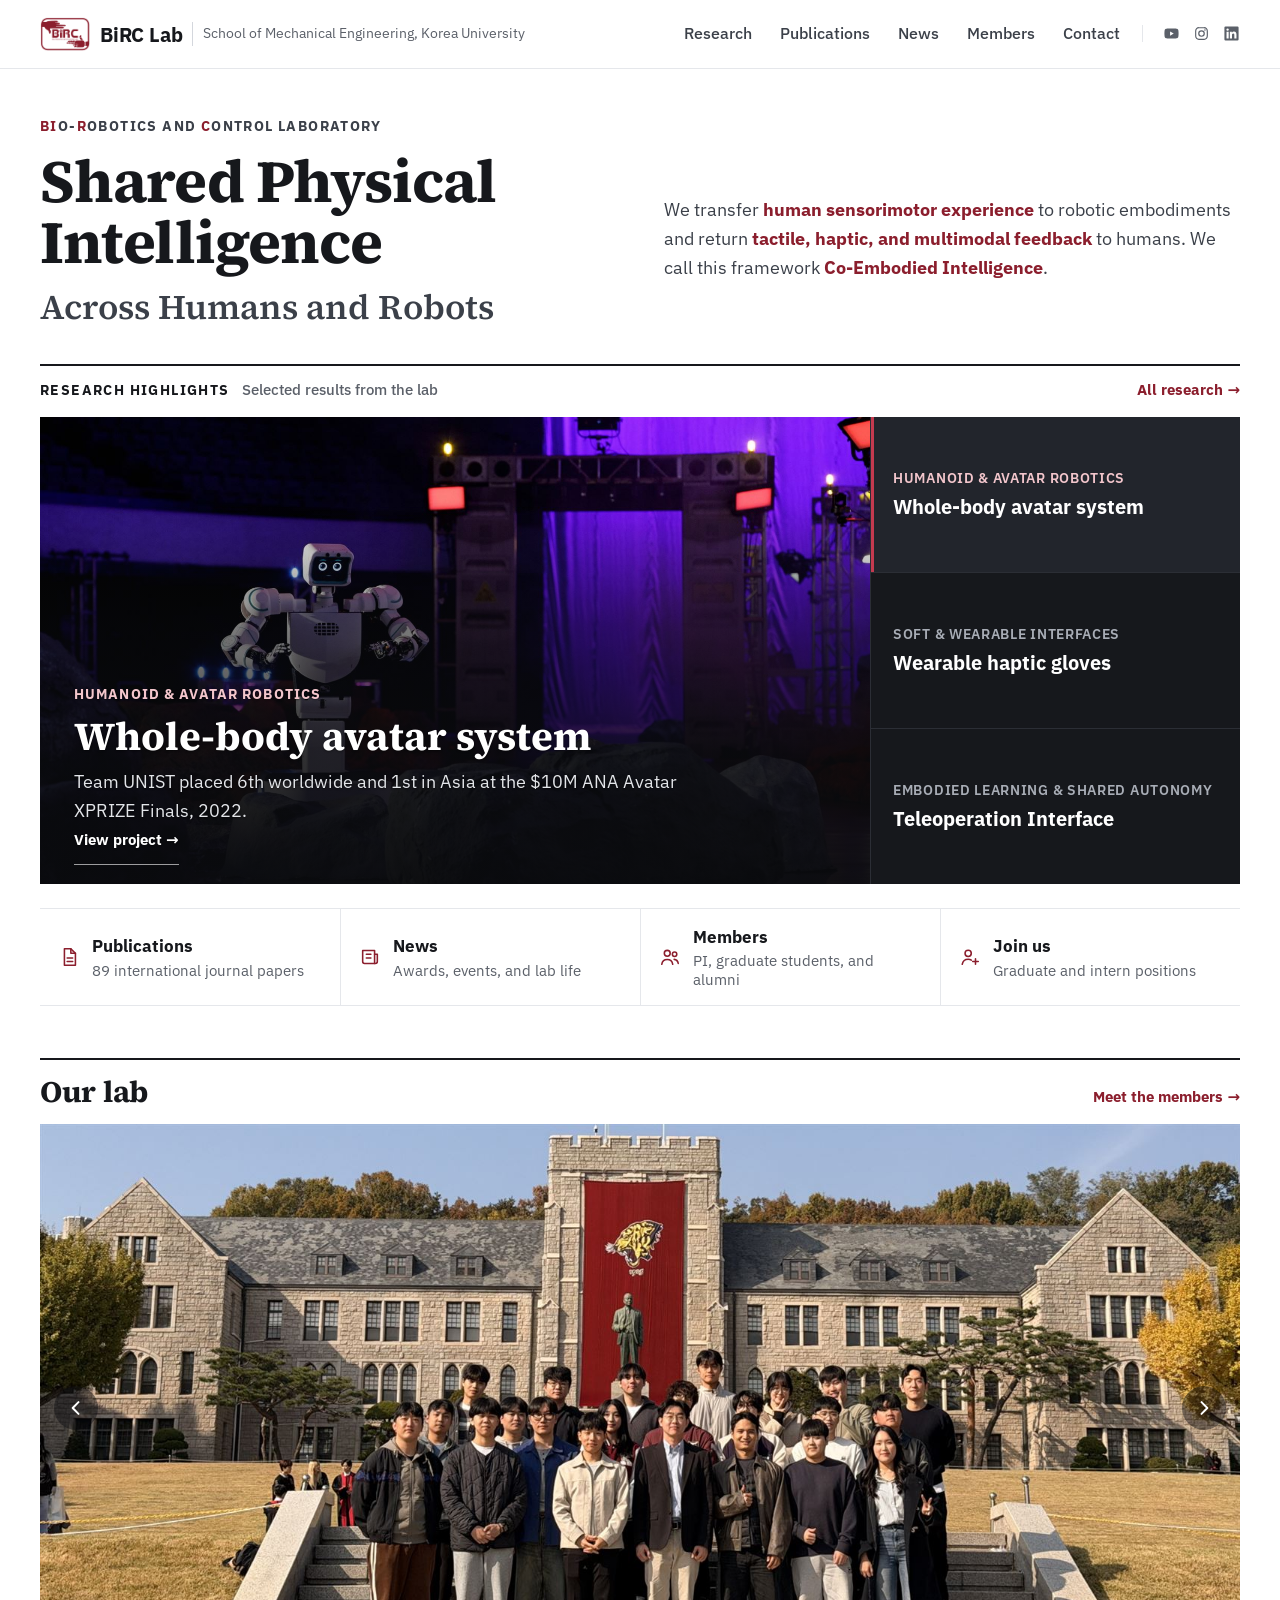
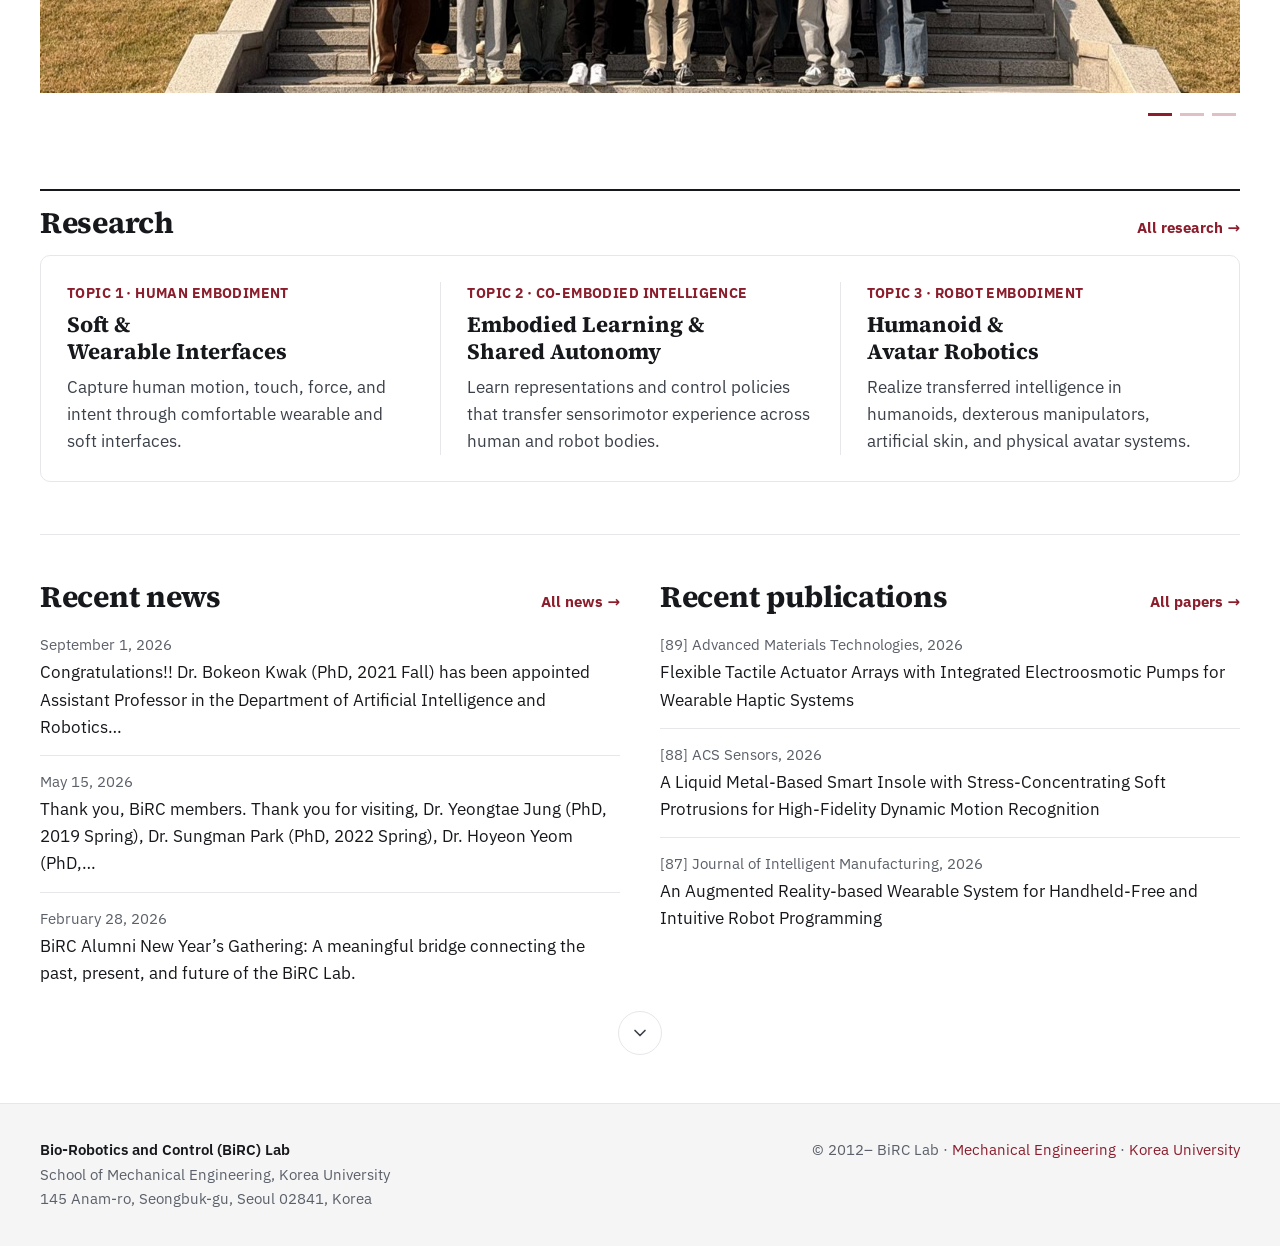
<file: index.html>
<!DOCTYPE html>
<html lang="en">
<head>
<meta charset="utf-8">
<meta name="viewport" content="width=device-width, initial-scale=1">
<title>Bio-Robotics and Control (BiRC) Lab &middot; Korea University</title>
<meta name="description" content="Bio-Robotics and Control (BiRC) Lab at Korea University, advancing Shared Physical Intelligence across humans and robots through wearable interfaces, tactile sensing, humanoid robotics, teleoperation, and embodied learning.">
<meta property="og:type" content="website">
<meta property="og:site_name" content="BiRC Lab">
<meta property="og:title" content="Bio-Robotics and Control (BiRC) Lab &middot; Korea University">
<meta property="og:description" content="Shared Physical Intelligence across humans and robots">
<meta property="og:image" content="https://birc.korea.ac.kr/images/og_image.png">
<meta property="og:image:width" content="1200">
<meta property="og:image:height" content="630">
<meta property="og:url" content="https://birc.korea.ac.kr/">
<meta property="og:locale" content="en_US">
<meta name="twitter:card" content="summary_large_image">
<meta name="twitter:title" content="Bio-Robotics and Control (BiRC) Lab &middot; Korea University">
<meta name="twitter:description" content="Shared Physical Intelligence across humans and robots">
<meta name="twitter:image" content="https://birc.korea.ac.kr/images/og_image.png">
<link rel="preload" href="fonts/ibm-plex-sans-latin-var.woff2" as="font" type="font/woff2" crossorigin>
<link rel="preload" href="fonts/source-serif-4-latin-var.woff2" as="font" type="font/woff2" crossorigin>
<link rel="stylesheet" href="css/birc.css?v=22">
<link rel="icon" href="favicon.ico?v=2" sizes="any">
<link rel="icon" type="image/png" href="images/favicon-32.png?v=2" sizes="32x32">
<link rel="apple-touch-icon" href="images/apple-touch-icon.png?v=2">
<link rel="preload" as="image" href="images/home/hl-avatar-1600.jpg" imagesrcset="images/home/hl-avatar-800.jpg 800w, images/home/hl-avatar-1600.jpg 1600w" imagesizes="(max-width:760px) 100vw, 880px">
</head>
<body>
<header class="site-head">
  <div class="wrap nav">
    <a class="brand" href="index.html" aria-label="BiRC Lab home"><img class="lg" src="images/birc_logo_crimson.png" alt="" width="50" height="34"><b>BiRC Lab</b><small><span class="dept">School of Mechanical Engineering, </span>Korea University</small></a>
    <div class="nav-right">
      <nav class="menu" aria-label="Main">
        <a href="research.html">Research</a><a href="publications.html">Publications</a><a href="news.html">News</a><a href="members.html">Members</a><a href="contact.html">Contact</a>
      </nav>
      <span class="socials"><a href="https://www.youtube.com/@joonbumbae8228" target="_blank" rel="noopener" aria-label="YouTube" title="YouTube"><svg viewBox="0 0 24 24" aria-hidden="true"><path d="M21.6 7.2a2.5 2.5 0 00-1.8-1.8C18.2 5 12 5 12 5s-6.2 0-7.8.4A2.5 2.5 0 002.4 7.2 26 26 0 002 12a26 26 0 00.4 4.8 2.5 2.5 0 001.8 1.8c1.6.4 7.8.4 7.8.4s6.2 0 7.8-.4a2.5 2.5 0 001.8-1.8A26 26 0 0022 12a26 26 0 00-.4-4.8zM10 15V9l5.2 3z"/></svg></a><a href="https://www.instagram.com/prof_bae_birc" target="_blank" rel="noopener" aria-label="Instagram" title="Instagram"><svg viewBox="0 0 24 24" aria-hidden="true"><path d="M12 7.3A4.7 4.7 0 1016.7 12 4.7 4.7 0 0012 7.3zm0 7.7a3 3 0 113-3 3 3 0 01-3 3zm4.9-9a1.1 1.1 0 101.1 1.1A1.1 1.1 0 0016.9 6zM21 8.3a5.5 5.5 0 00-1.5-3.8A5.5 5.5 0 0015.7 3C14.2 3 9.8 3 8.3 3a5.5 5.5 0 00-3.8 1.5A5.5 5.5 0 003 8.3C3 9.8 3 14.2 3 15.7a5.5 5.5 0 001.5 3.8A5.5 5.5 0 008.3 21c1.5.1 5.9.1 7.4 0a5.5 5.5 0 003.8-1.5 5.5 5.5 0 001.5-3.8c.1-1.5.1-5.9 0-7.4zm-2 9.1a3 3 0 01-1.7 1.7c-1.2.5-3.9.4-5.3.4s-4.1.1-5.3-.4A3 3 0 015 17.4c-.5-1.2-.4-3.9-.4-5.4s-.1-4.1.4-5.3A3 3 0 016.7 5c1.2-.5 3.9-.4 5.3-.4s4.1-.1 5.3.4A3 3 0 0119 6.7c.5 1.2.4 3.9.4 5.3s.1 4.2-.4 5.4z"/></svg></a><a href="https://www.linkedin.com/in/joonbum-bae-62603638" target="_blank" rel="noopener" aria-label="LinkedIn" title="LinkedIn"><svg viewBox="0 0 24 24" aria-hidden="true"><path d="M20.4 2H3.6A1.6 1.6 0 002 3.6v16.8A1.6 1.6 0 003.6 22h16.8a1.6 1.6 0 001.6-1.6V3.6A1.6 1.6 0 0020.4 2zM8 19H5V9.5h3zM6.5 8.2A1.7 1.7 0 118.2 6.5a1.7 1.7 0 01-1.7 1.7zM19 19h-3v-4.6c0-1.1 0-2.5-1.5-2.5S12.7 13 12.7 14.3V19h-3V9.5h2.8v1.3h.1a3.1 3.1 0 012.8-1.5c3 0 3.6 2 3.6 4.6z"/></svg></a></span>
      <button class="burger" type="button" aria-label="Menu" aria-expanded="false" aria-controls="mob"><span></span><span></span><span></span></button>
    </div>
  </div>
  <nav class="mobile" id="mob" aria-label="Main" hidden>
    <a href="research.html">Research</a><a href="publications.html">Publications</a><a href="news.html">News</a><a href="members.html">Members</a><a href="contact.html">Contact</a>
    <span class="socials"><a href="https://www.youtube.com/@joonbumbae8228" target="_blank" rel="noopener" aria-label="YouTube" title="YouTube"><svg viewBox="0 0 24 24" aria-hidden="true"><path d="M21.6 7.2a2.5 2.5 0 00-1.8-1.8C18.2 5 12 5 12 5s-6.2 0-7.8.4A2.5 2.5 0 002.4 7.2 26 26 0 002 12a26 26 0 00.4 4.8 2.5 2.5 0 001.8 1.8c1.6.4 7.8.4 7.8.4s6.2 0 7.8-.4a2.5 2.5 0 001.8-1.8A26 26 0 0022 12a26 26 0 00-.4-4.8zM10 15V9l5.2 3z"/></svg></a><a href="https://www.instagram.com/prof_bae_birc" target="_blank" rel="noopener" aria-label="Instagram" title="Instagram"><svg viewBox="0 0 24 24" aria-hidden="true"><path d="M12 7.3A4.7 4.7 0 1016.7 12 4.7 4.7 0 0012 7.3zm0 7.7a3 3 0 113-3 3 3 0 01-3 3zm4.9-9a1.1 1.1 0 101.1 1.1A1.1 1.1 0 0016.9 6zM21 8.3a5.5 5.5 0 00-1.5-3.8A5.5 5.5 0 0015.7 3C14.2 3 9.8 3 8.3 3a5.5 5.5 0 00-3.8 1.5A5.5 5.5 0 003 8.3C3 9.8 3 14.2 3 15.7a5.5 5.5 0 001.5 3.8A5.5 5.5 0 008.3 21c1.5.1 5.9.1 7.4 0a5.5 5.5 0 003.8-1.5 5.5 5.5 0 001.5-3.8c.1-1.5.1-5.9 0-7.4zm-2 9.1a3 3 0 01-1.7 1.7c-1.2.5-3.9.4-5.3.4s-4.1.1-5.3-.4A3 3 0 015 17.4c-.5-1.2-.4-3.9-.4-5.4s-.1-4.1.4-5.3A3 3 0 016.7 5c1.2-.5 3.9-.4 5.3-.4s4.1-.1 5.3.4A3 3 0 0119 6.7c.5 1.2.4 3.9.4 5.3s.1 4.2-.4 5.4z"/></svg></a><a href="https://www.linkedin.com/in/joonbum-bae-62603638" target="_blank" rel="noopener" aria-label="LinkedIn" title="LinkedIn"><svg viewBox="0 0 24 24" aria-hidden="true"><path d="M20.4 2H3.6A1.6 1.6 0 002 3.6v16.8A1.6 1.6 0 003.6 22h16.8a1.6 1.6 0 001.6-1.6V3.6A1.6 1.6 0 0020.4 2zM8 19H5V9.5h3zM6.5 8.2A1.7 1.7 0 118.2 6.5a1.7 1.7 0 01-1.7 1.7zM19 19h-3v-4.6c0-1.1 0-2.5-1.5-2.5S12.7 13 12.7 14.3V19h-3V9.5h2.8v1.3h.1a3.1 3.1 0 012.8-1.5c3 0 3.6 2 3.6 4.6z"/></svg></a></span>
  </nav>
</header>
<main class="wrap">

  <section class="h-head">
    <div class="h-lab"><p class="h-lab-name"><b>Bi</b>o-<b>R</b>obotics and <b>C</b>ontrol Laboratory</p></div>
    <div>
      <h1><span class="h1-l1">Shared Physical</span><br>Intelligence</h1>
      <p class="h-sub"><span>Across Humans and Robots</span></p>
    </div>
    <p class="h-lead">We transfer <strong>human sensorimotor experience</strong> to robotic embodiments and return <strong>tactile, haptic, and multimodal feedback</strong> to humans. We call this framework <strong>Co-Embodied Intelligence</strong>.</p>
  </section>

  <!-- Research highlights: swap the three items below to feature new results (3 to 5 items). -->
  <section aria-labelledby="hl-title">
    <div class="h-bar"><h2 id="hl-title">Research highlights<span>Selected results from the lab</span></h2><a href="research.html">All research &rarr;</a></div>
    <div class="hl-feat">
      <div class="hl-stage">
        <div class="hl-slide on" data-i="0">
          <img src="images/home/hl-avatar-1600.jpg" srcset="images/home/hl-avatar-800.jpg 800w, images/home/hl-avatar-1600.jpg 1600w" sizes="(max-width:760px) 100vw, 880px" width="1600" height="1066" alt="Team UNIST avatar robot on the ANA Avatar XPRIZE Finals course" fetchpriority="high">
          <div class="hl-cap"><div class="k">Humanoid &amp; Avatar Robotics</div><h3>Whole-body avatar system</h3><p>Team UNIST placed 6th worldwide and 1st in Asia at the $10M ANA Avatar XPRIZE Finals, 2022.</p><a href="research_humanoid.html">View project &rarr;</a></div>
        </div>
        <div class="hl-slide fig" data-i="1">
          <img src="images/home/hl-gloves-1600.jpg" srcset="images/home/hl-gloves-800.jpg 800w, images/home/hl-gloves-1600.jpg 1600w" sizes="(max-width:760px) 100vw, 880px" width="1600" height="900" alt="Soft sensor glove with sensor, vibrator, and heater sheets" loading="lazy">
          <div class="hl-cap"><div class="k">Soft &amp; Wearable Interfaces</div><h3>Wearable haptic gloves</h3><p>Gloves that capture hand motion and return touch feedback to the wearer.</p><a href="research_soft.html">View project &rarr;</a></div>
        </div>
        <div class="hl-slide" data-i="2">
          <img src="images/home/hl-teleop-1600.jpg" srcset="images/home/hl-teleop-800.jpg 800w, images/home/hl-teleop-1600.jpg 1600w" sizes="(max-width:760px) 100vw, 880px" width="1600" height="1034" alt="Team UNIST with the avatar robot and teleoperation interface" loading="lazy">
          <div class="hl-cap"><div class="k">Embodied Learning &amp; Shared Autonomy</div><h3>Teleoperation Interface</h3><p>An interface that maps human motion onto the robot and returns immersive feedback to the operator.</p><a href="research_learning.html">View project &rarr;</a></div>
        </div>
      </div>
      <div class="hl-picks">
        <button class="hl-pick on" type="button" data-i="0" aria-pressed="true"><span class="k">Humanoid &amp; Avatar Robotics</span><b>Whole-body avatar system</b><em>Avatar system</em></button>
        <button class="hl-pick" type="button" data-i="1" aria-pressed="false"><span class="k">Soft &amp; Wearable Interfaces</span><b>Wearable haptic gloves</b><em>Haptic gloves</em></button>
        <button class="hl-pick" type="button" data-i="2" aria-pressed="false"><span class="k">Embodied Learning &amp; Shared Autonomy</span><b>Teleoperation Interface</b><em>Teleoperation</em></button>
      </div>
    </div>
  </section>

  <nav class="h-quick" aria-label="Quick links">
    <a href="publications.html"><svg viewBox="0 0 24 24" aria-hidden="true"><path d="M7 3h7l5 5v13H7z"/><path d="M14 3v5h5"/><path d="M10 13h6M10 17h6"/></svg><div><b>Publications</b><span class="dl">89 international journal papers</span><span class="ds">89 journals</span></div></a>
    <a href="news.html"><svg viewBox="0 0 24 24" aria-hidden="true"><path d="M4 5h13v14H6a2 2 0 01-2-2z"/><path d="M17 9h3v8a2 2 0 01-2 2h-1"/><path d="M8 9h5M8 13h5"/></svg><div><b>News</b><span class="dl">Awards, events, and lab life</span><span class="ds">Awards &middot; events</span></div></a>
    <a href="members.html"><svg viewBox="0 0 24 24" aria-hidden="true"><circle cx="9" cy="8" r="3.2"/><path d="M3 20c.6-3.4 3-5.2 6-5.2s5.4 1.8 6 5.2"/><circle cx="17" cy="9" r="2.4"/><path d="M16.5 14.6c2.3.2 4 1.7 4.5 4.4"/></svg><div><b>Members</b><span class="dl">PI, graduate students, and alumni</span><span class="ds">People &amp; alumni</span></div></a>
    <a href="contact.html"><svg viewBox="0 0 24 24" aria-hidden="true"><circle cx="10" cy="8" r="3.4"/><path d="M3.5 20c.7-3.6 3.3-5.5 6.5-5.5 1.3 0 2.5.3 3.5.9"/><path d="M18 14v6M15 17h6"/></svg><div><b>Join us</b><span class="dl">Graduate and intern positions</span><span class="ds">Graduate &middot; intern</span></div></a>
  </nav>

  <section class="h-block" aria-labelledby="lab-title">
    <div class="h-sec-title h-ruled"><h2 id="lab-title">Our lab</h2><a href="members.html">Meet the members &rarr;</a></div>
    <div class="h-slides">
      <img class="on" src="images/home/group-0-1600.jpg" srcset="images/home/group-0-800.jpg 800w, images/home/group-0-1600.jpg 1600w" sizes="(max-width:760px) 100vw, 1124px" width="1600" height="758" alt="BiRC members in front of the Main Building, Korea University" data-cap="Main Building, Korea University" loading="lazy">
      <img src="images/home/group-1-1600.jpg" srcset="images/home/group-1-800.jpg 800w, images/home/group-1-1600.jpg 1500w" sizes="(max-width:760px) 100vw, 1124px" width="1500" height="711" alt="BiRC members on campus" data-cap="Lab members on campus" loading="lazy">
      <img src="images/home/group-2-1600.jpg" srcset="images/home/group-2-800.jpg 800w, images/home/group-2-1600.jpg 950w" sizes="(max-width:760px) 100vw, 1124px" width="950" height="450" alt="BiRC team photo" data-cap="BiRC team photo" loading="lazy">
      <button class="arw prev" type="button" aria-label="Previous photo"><svg viewBox="0 0 24 24" aria-hidden="true"><path d="M15 5l-7 7 7 7"/></svg></button>
      <button class="arw next" type="button" aria-label="Next photo"><svg viewBox="0 0 24 24" aria-hidden="true"><path d="M9 5l7 7-7 7"/></svg></button>
    </div>
    <div class="h-slides-row"><div class="h-dots"><button class="on" type="button" aria-label="Photo 1"></button><button type="button" aria-label="Photo 2"></button><button type="button" aria-label="Photo 3"></button></div></div>
  </section>

  <section class="h-block" aria-labelledby="res-title">
    <div class="h-sec-title h-ruled"><h2 id="res-title">Research</h2><a href="research.html">All research &rarr;</a></div>
    <div class="h-layers">
      <a class="h-layer" href="research_soft.html"><div class="k">Topic 1 &middot; Human embodiment</div><h3>Soft &amp; <br>Wearable Interfaces</h3><p>Capture human motion, touch, force, and intent through comfortable wearable and soft interfaces.</p></a>
      <a class="h-layer" href="research_learning.html"><div class="k">Topic 2 &middot; Co-embodied intelligence</div><h3>Embodied Learning &amp; <br>Shared Autonomy</h3><p>Learn representations and control policies that transfer sensorimotor experience across human and robot bodies.</p></a>
      <a class="h-layer" href="research_humanoid.html"><div class="k">Topic 3 &middot; Robot embodiment</div><h3>Humanoid &amp; <br>Avatar Robotics</h3><p>Realize transferred intelligence in humanoids, dexterous manipulators, artificial skin, and physical avatar systems.</p></a>
    </div>
  </section>

  <section class="h-block h-news">
    <div class="h-two">
      <div><div class="h-sec-title"><h2>Recent news</h2><a href="news.html">All news &rarr;</a></div><ul class="h-list" id="homeNews"></ul></div>
      <div><div class="h-sec-title"><h2>Recent publications</h2><a href="publications.html">All papers &rarr;</a></div><ul class="h-list" id="homePubs"></ul></div>
    </div>
    <button class="h-more" type="button" id="homeMore" aria-expanded="false" aria-controls="homeNews homePubs" aria-label="Show more news and publications" hidden><svg viewBox="0 0 24 24" aria-hidden="true"><path d="M6 9l6 6 6-6"/></svg></button>
  </section>

</main>
<footer class="site-foot">
  <div class="wrap foot">
    <div><b>Bio-Robotics and Control (BiRC) Lab</b><br>School of Mechanical Engineering, Korea University<br>145 Anam-ro, Seongbuk-gu, Seoul 02841, Korea</div>
    <div>&copy; 2012&ndash; BiRC Lab &middot; <a href="https://me.korea.ac.kr/" target="_blank" rel="noopener">Mechanical Engineering</a> &middot; <a href="https://www.korea.ac.kr/" target="_blank" rel="noopener">Korea University</a></div>
  </div>
</footer>
<button id="toTop" type="button" aria-label="Back to top">&uarr; TOP</button>
<script src="data/news_data.js?v=37" defer></script>
<script src="data/pubs_data.js?v=33" defer></script>
<script src="js/site.js?v=21" defer></script>
<script src="js/home.js?v=21" defer></script>
</body>
</html>
</file>
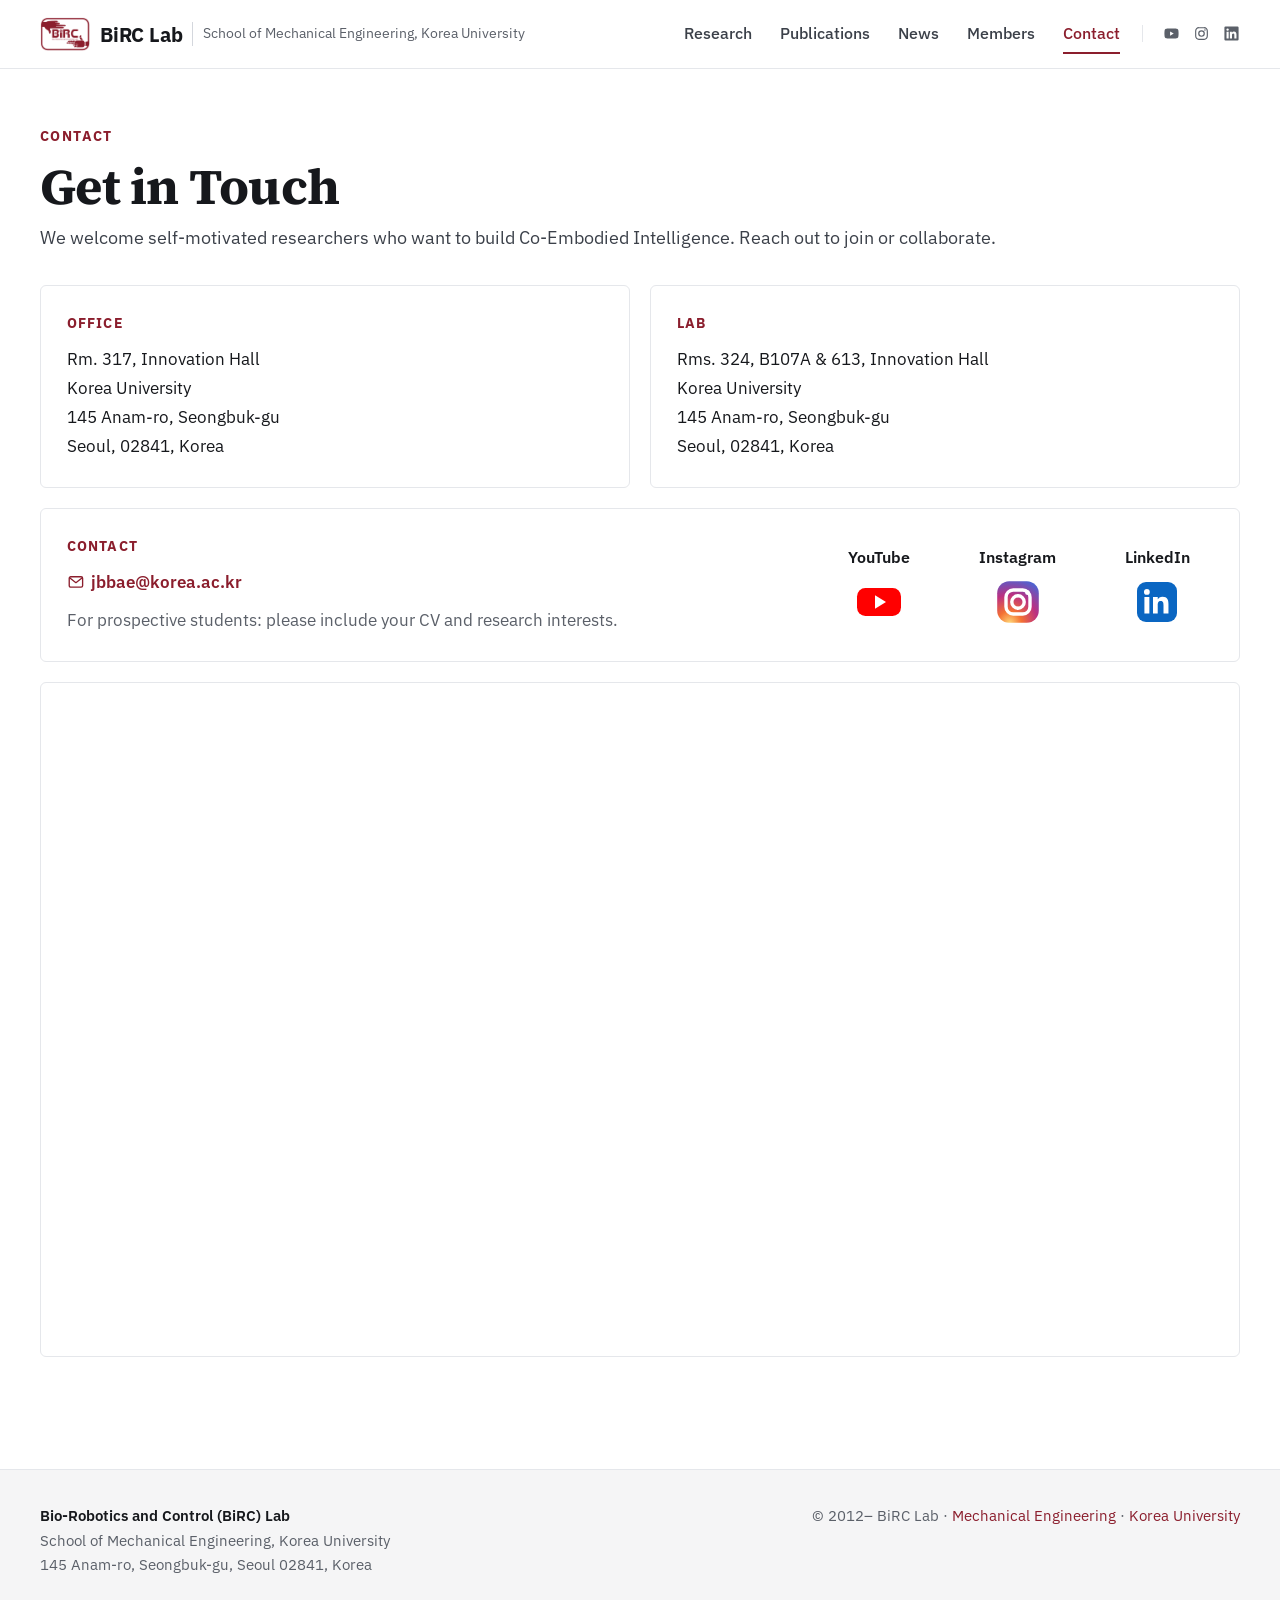
<file: contact.html>
<!DOCTYPE html>
<html lang="en">
<head>
<meta charset="utf-8">
<meta name="viewport" content="width=device-width, initial-scale=1">
<title>Contact &middot; BiRC Lab</title>
<meta name="description" content="Contact the BiRC Lab.">
<link rel="preload" href="fonts/ibm-plex-sans-latin-var.woff2" as="font" type="font/woff2" crossorigin>
<link rel="preload" href="fonts/source-serif-4-latin-var.woff2" as="font" type="font/woff2" crossorigin>
<link rel="stylesheet" href="css/birc.css?v=22">
<link rel="icon" href="favicon.ico?v=2" sizes="any">
<link rel="icon" type="image/png" href="images/favicon-32.png?v=2" sizes="32x32">
<link rel="apple-touch-icon" href="images/apple-touch-icon.png?v=2">
</head>
<body>


<header class="site-head">
  <div class="wrap nav">
    <a class="brand" href="index.html" aria-label="BiRC Lab home"><img class="lg" src="images/birc_logo_crimson.png" alt="" width="50" height="34"><b>BiRC Lab</b><small><span class="dept">School of Mechanical Engineering, </span>Korea University</small></a>
    <div class="nav-right">
      <nav class="menu" aria-label="Main">
        <a href="research.html">Research</a><a href="publications.html">Publications</a><a href="news.html">News</a><a href="members.html">Members</a><a href="contact.html" class="active" aria-current="page">Contact</a>
      </nav>
      <span class="socials"><a href="https://www.youtube.com/@joonbumbae8228" target="_blank" rel="noopener" aria-label="YouTube" title="YouTube"><svg viewBox="0 0 24 24" aria-hidden="true"><path d="M21.6 7.2a2.5 2.5 0 00-1.8-1.8C18.2 5 12 5 12 5s-6.2 0-7.8.4A2.5 2.5 0 002.4 7.2 26 26 0 002 12a26 26 0 00.4 4.8 2.5 2.5 0 001.8 1.8c1.6.4 7.8.4 7.8.4s6.2 0 7.8-.4a2.5 2.5 0 001.8-1.8A26 26 0 0022 12a26 26 0 00-.4-4.8zM10 15V9l5.2 3z"/></svg></a><a href="https://www.instagram.com/prof_bae_birc" target="_blank" rel="noopener" aria-label="Instagram" title="Instagram"><svg viewBox="0 0 24 24" aria-hidden="true"><path d="M12 7.3A4.7 4.7 0 1016.7 12 4.7 4.7 0 0012 7.3zm0 7.7a3 3 0 113-3 3 3 0 01-3 3zm4.9-9a1.1 1.1 0 101.1 1.1A1.1 1.1 0 0016.9 6zM21 8.3a5.5 5.5 0 00-1.5-3.8A5.5 5.5 0 0015.7 3C14.2 3 9.8 3 8.3 3a5.5 5.5 0 00-3.8 1.5A5.5 5.5 0 003 8.3C3 9.8 3 14.2 3 15.7a5.5 5.5 0 001.5 3.8A5.5 5.5 0 008.3 21c1.5.1 5.9.1 7.4 0a5.5 5.5 0 003.8-1.5 5.5 5.5 0 001.5-3.8c.1-1.5.1-5.9 0-7.4zm-2 9.1a3 3 0 01-1.7 1.7c-1.2.5-3.9.4-5.3.4s-4.1.1-5.3-.4A3 3 0 015 17.4c-.5-1.2-.4-3.9-.4-5.4s-.1-4.1.4-5.3A3 3 0 016.7 5c1.2-.5 3.9-.4 5.3-.4s4.1-.1 5.3.4A3 3 0 0119 6.7c.5 1.2.4 3.9.4 5.3s.1 4.2-.4 5.4z"/></svg></a><a href="https://www.linkedin.com/in/joonbum-bae-62603638" target="_blank" rel="noopener" aria-label="LinkedIn" title="LinkedIn"><svg viewBox="0 0 24 24" aria-hidden="true"><path d="M20.4 2H3.6A1.6 1.6 0 002 3.6v16.8A1.6 1.6 0 003.6 22h16.8a1.6 1.6 0 001.6-1.6V3.6A1.6 1.6 0 0020.4 2zM8 19H5V9.5h3zM6.5 8.2A1.7 1.7 0 118.2 6.5a1.7 1.7 0 01-1.7 1.7zM19 19h-3v-4.6c0-1.1 0-2.5-1.5-2.5S12.7 13 12.7 14.3V19h-3V9.5h2.8v1.3h.1a3.1 3.1 0 012.8-1.5c3 0 3.6 2 3.6 4.6z"/></svg></a></span>
      <button class="burger" type="button" aria-label="Menu" aria-expanded="false" aria-controls="mob"><span></span><span></span><span></span></button>
    </div>
  </div>
  <nav class="mobile" id="mob" aria-label="Main" hidden>
    <a href="research.html">Research</a><a href="publications.html">Publications</a><a href="news.html">News</a><a href="members.html">Members</a><a href="contact.html" class="active" aria-current="page">Contact</a>
    <span class="socials"><a href="https://www.youtube.com/@joonbumbae8228" target="_blank" rel="noopener" aria-label="YouTube" title="YouTube"><svg viewBox="0 0 24 24" aria-hidden="true"><path d="M21.6 7.2a2.5 2.5 0 00-1.8-1.8C18.2 5 12 5 12 5s-6.2 0-7.8.4A2.5 2.5 0 002.4 7.2 26 26 0 002 12a26 26 0 00.4 4.8 2.5 2.5 0 001.8 1.8c1.6.4 7.8.4 7.8.4s6.2 0 7.8-.4a2.5 2.5 0 001.8-1.8A26 26 0 0022 12a26 26 0 00-.4-4.8zM10 15V9l5.2 3z"/></svg></a><a href="https://www.instagram.com/prof_bae_birc" target="_blank" rel="noopener" aria-label="Instagram" title="Instagram"><svg viewBox="0 0 24 24" aria-hidden="true"><path d="M12 7.3A4.7 4.7 0 1016.7 12 4.7 4.7 0 0012 7.3zm0 7.7a3 3 0 113-3 3 3 0 01-3 3zm4.9-9a1.1 1.1 0 101.1 1.1A1.1 1.1 0 0016.9 6zM21 8.3a5.5 5.5 0 00-1.5-3.8A5.5 5.5 0 0015.7 3C14.2 3 9.8 3 8.3 3a5.5 5.5 0 00-3.8 1.5A5.5 5.5 0 003 8.3C3 9.8 3 14.2 3 15.7a5.5 5.5 0 001.5 3.8A5.5 5.5 0 008.3 21c1.5.1 5.9.1 7.4 0a5.5 5.5 0 003.8-1.5 5.5 5.5 0 001.5-3.8c.1-1.5.1-5.9 0-7.4zm-2 9.1a3 3 0 01-1.7 1.7c-1.2.5-3.9.4-5.3.4s-4.1.1-5.3-.4A3 3 0 015 17.4c-.5-1.2-.4-3.9-.4-5.4s-.1-4.1.4-5.3A3 3 0 016.7 5c1.2-.5 3.9-.4 5.3-.4s4.1-.1 5.3.4A3 3 0 0119 6.7c.5 1.2.4 3.9.4 5.3s.1 4.2-.4 5.4z"/></svg></a><a href="https://www.linkedin.com/in/joonbum-bae-62603638" target="_blank" rel="noopener" aria-label="LinkedIn" title="LinkedIn"><svg viewBox="0 0 24 24" aria-hidden="true"><path d="M20.4 2H3.6A1.6 1.6 0 002 3.6v16.8A1.6 1.6 0 003.6 22h16.8a1.6 1.6 0 001.6-1.6V3.6A1.6 1.6 0 0020.4 2zM8 19H5V9.5h3zM6.5 8.2A1.7 1.7 0 118.2 6.5a1.7 1.7 0 01-1.7 1.7zM19 19h-3v-4.6c0-1.1 0-2.5-1.5-2.5S12.7 13 12.7 14.3V19h-3V9.5h2.8v1.3h.1a3.1 3.1 0 012.8-1.5c3 0 3.6 2 3.6 4.6z"/></svg></a></span>
  </nav>
</header>
<section class="page-head"><span class="eyebrow">Contact</span>
  <h1>Get in <span class="g">Touch</span></h1>
  <p>We welcome self-motivated researchers who want to build Co-Embodied Intelligence. Reach out to join or collaborate.</p></section>
<section class="section wrap">
  <div class="cgrid">
    <div class="cbox"><h3>Office</h3><p>Rm. 317, Innovation Hall<br>Korea University<br>145 Anam-ro, Seongbuk-gu<br>Seoul, 02841, Korea</p></div>
    <div class="cbox"><h3>Lab</h3><p>Rms. 324, B107A &amp; 613, Innovation Hall<br>Korea University<br>145 Anam-ro, Seongbuk-gu<br>Seoul, 02841, Korea</p></div>
  </div>
  <div class="cbox contact-strip" style="margin-top:20px">
    <div class="contact-copy">
      <h3>Contact</h3>
      <p><a class="email-link" href="mailto:jbbae@korea.ac.kr"><svg class="mail-ic" viewBox="0 0 24 24" aria-hidden="true"><rect x="3" y="5" width="18" height="14" rx="2"/><path d="M3.5 6.5l8.5 6.5 8.5-6.5"/></svg>jbbae@korea.ac.kr</a></p>
      <p class="contact-note">For prospective students: please include your CV and research interests.</p>
    </div>
    <div class="csocial">
      <a href="https://www.youtube.com/@joonbumbae8228" target="_blank" rel="noopener" aria-label="YouTube" title="YouTube"><span>YouTube</span><svg viewBox="0 0 24 24" width="48" height="48"><rect x="1" y="5" width="22" height="14" rx="4.2" fill="#FF0000"/><path d="M10 8.6l5.5 3.4-5.5 3.4z" fill="#fff"/></svg></a>
      <a href="https://www.instagram.com/prof_bae_birc" target="_blank" rel="noopener" aria-label="Instagram" title="Instagram"><span>Instagram</span><svg viewBox="0 0 24 24" width="48" height="48"><defs><radialGradient id="igGrad2" cx="0.3" cy="1" r="1.1"><stop offset="0" stop-color="#FED576"/><stop offset="0.26" stop-color="#F47133"/><stop offset="0.61" stop-color="#BC3081"/><stop offset="1" stop-color="#4C63D2"/></radialGradient></defs><rect x="1.6" y="1.6" width="20.8" height="20.8" rx="6" fill="url(#igGrad2)"/><rect x="6" y="6" width="12" height="12" rx="3.6" fill="none" stroke="#fff" stroke-width="1.7"/><circle cx="12" cy="12" r="3.1" fill="none" stroke="#fff" stroke-width="1.7"/><circle cx="16.7" cy="7.3" r="1.15" fill="#fff"/></svg></a>
      <a href="https://www.linkedin.com/in/joonbum-bae-62603638" target="_blank" rel="noopener" aria-label="LinkedIn" title="LinkedIn"><span>LinkedIn</span><svg viewBox="0 0 24 24" width="48" height="48"><rect x="2" y="2" width="20" height="20" rx="4.5" fill="#0A66C2"/><path d="M6.94 8.4a1.45 1.45 0 110-2.9 1.45 1.45 0 010 2.9zM5.7 9.5h2.48v8.2H5.7zM10 9.5h2.38v1.12h.03c.33-.62 1.14-1.28 2.35-1.28 2.5 0 2.97 1.65 2.97 3.8v4.56h-2.48v-4.04c0-.96-.02-2.2-1.34-2.2-1.34 0-1.55 1.05-1.55 2.13v4.11H10z" fill="#fff"/></svg></a>
    </div>
  </div>
  <div class="mapframe" style="margin-top:20px">
    <iframe loading="lazy" referrerpolicy="no-referrer-when-downgrade" src="https://www.google.com/maps?q=Korea+University+Innovation+Hall,+145+Anam-ro,+Seongbuk-gu,+Seoul&output=embed"></iframe>
  </div>
</section>

<footer class="site-foot">
  <div class="wrap foot">
    <div><b>Bio-Robotics and Control (BiRC) Lab</b><br>School of Mechanical Engineering, Korea University<br>145 Anam-ro, Seongbuk-gu, Seoul 02841, Korea</div>
    <div>&copy; 2012&ndash; BiRC Lab &middot; <a href="https://me.korea.ac.kr/" target="_blank" rel="noopener">Mechanical Engineering</a> &middot; <a href="https://www.korea.ac.kr/" target="_blank" rel="noopener">Korea University</a></div>
  </div>
</footer>
<button id="toTop" type="button" aria-label="Back to top">&uarr; TOP</button>
<script src="js/site.js?v=21" defer></script>
</body>
</html>
</file>
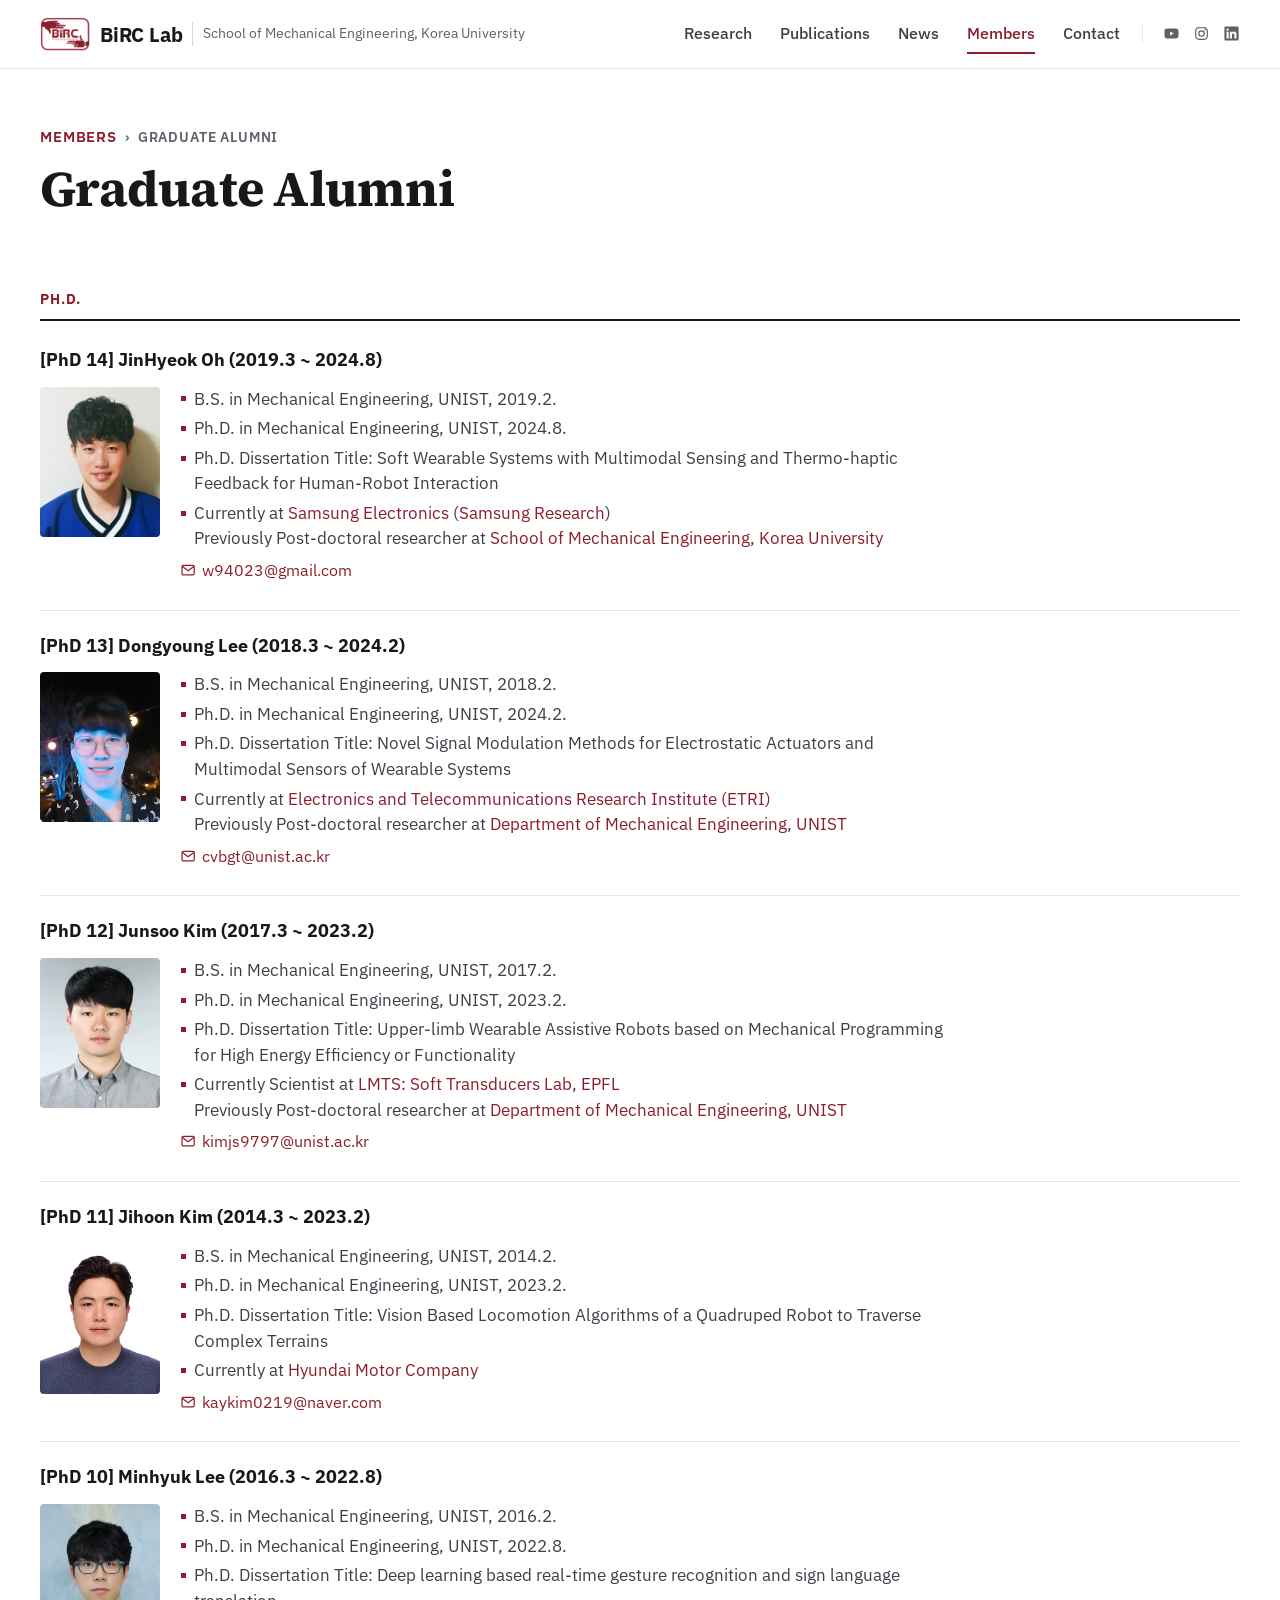
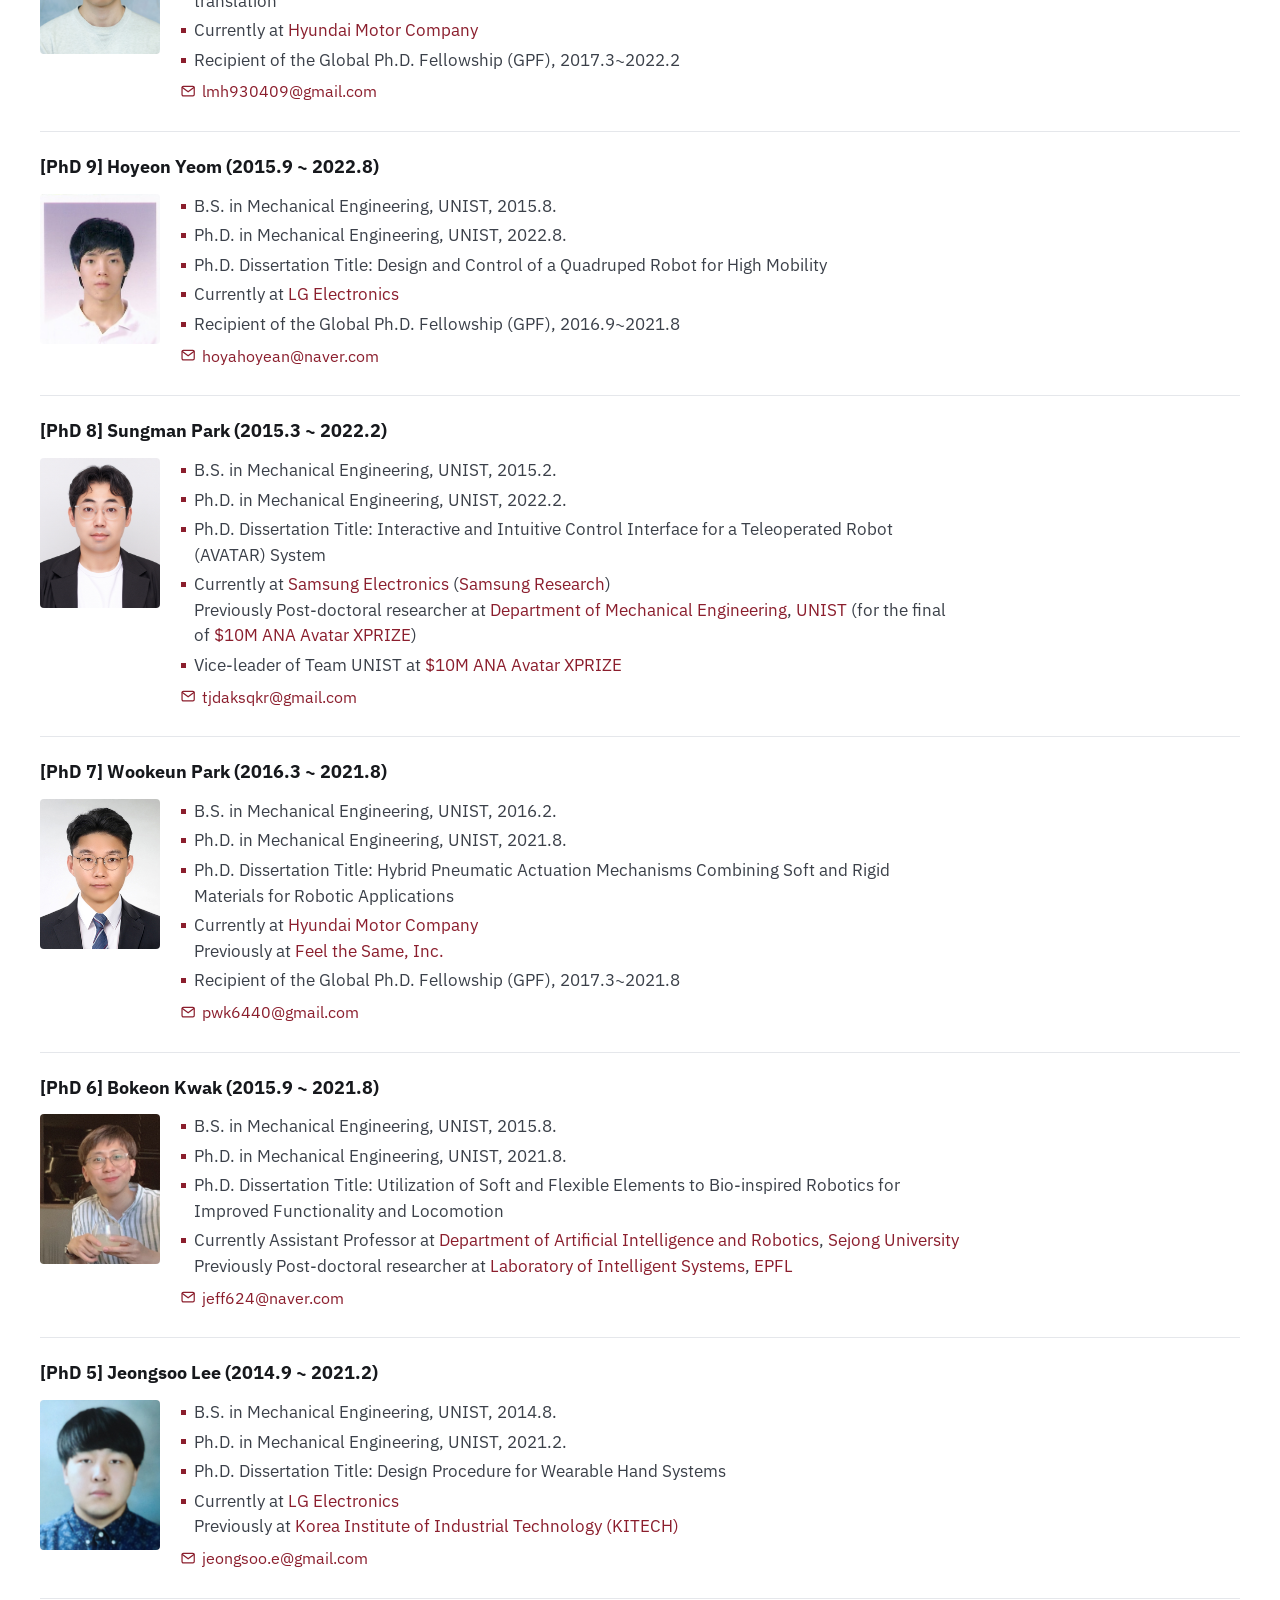
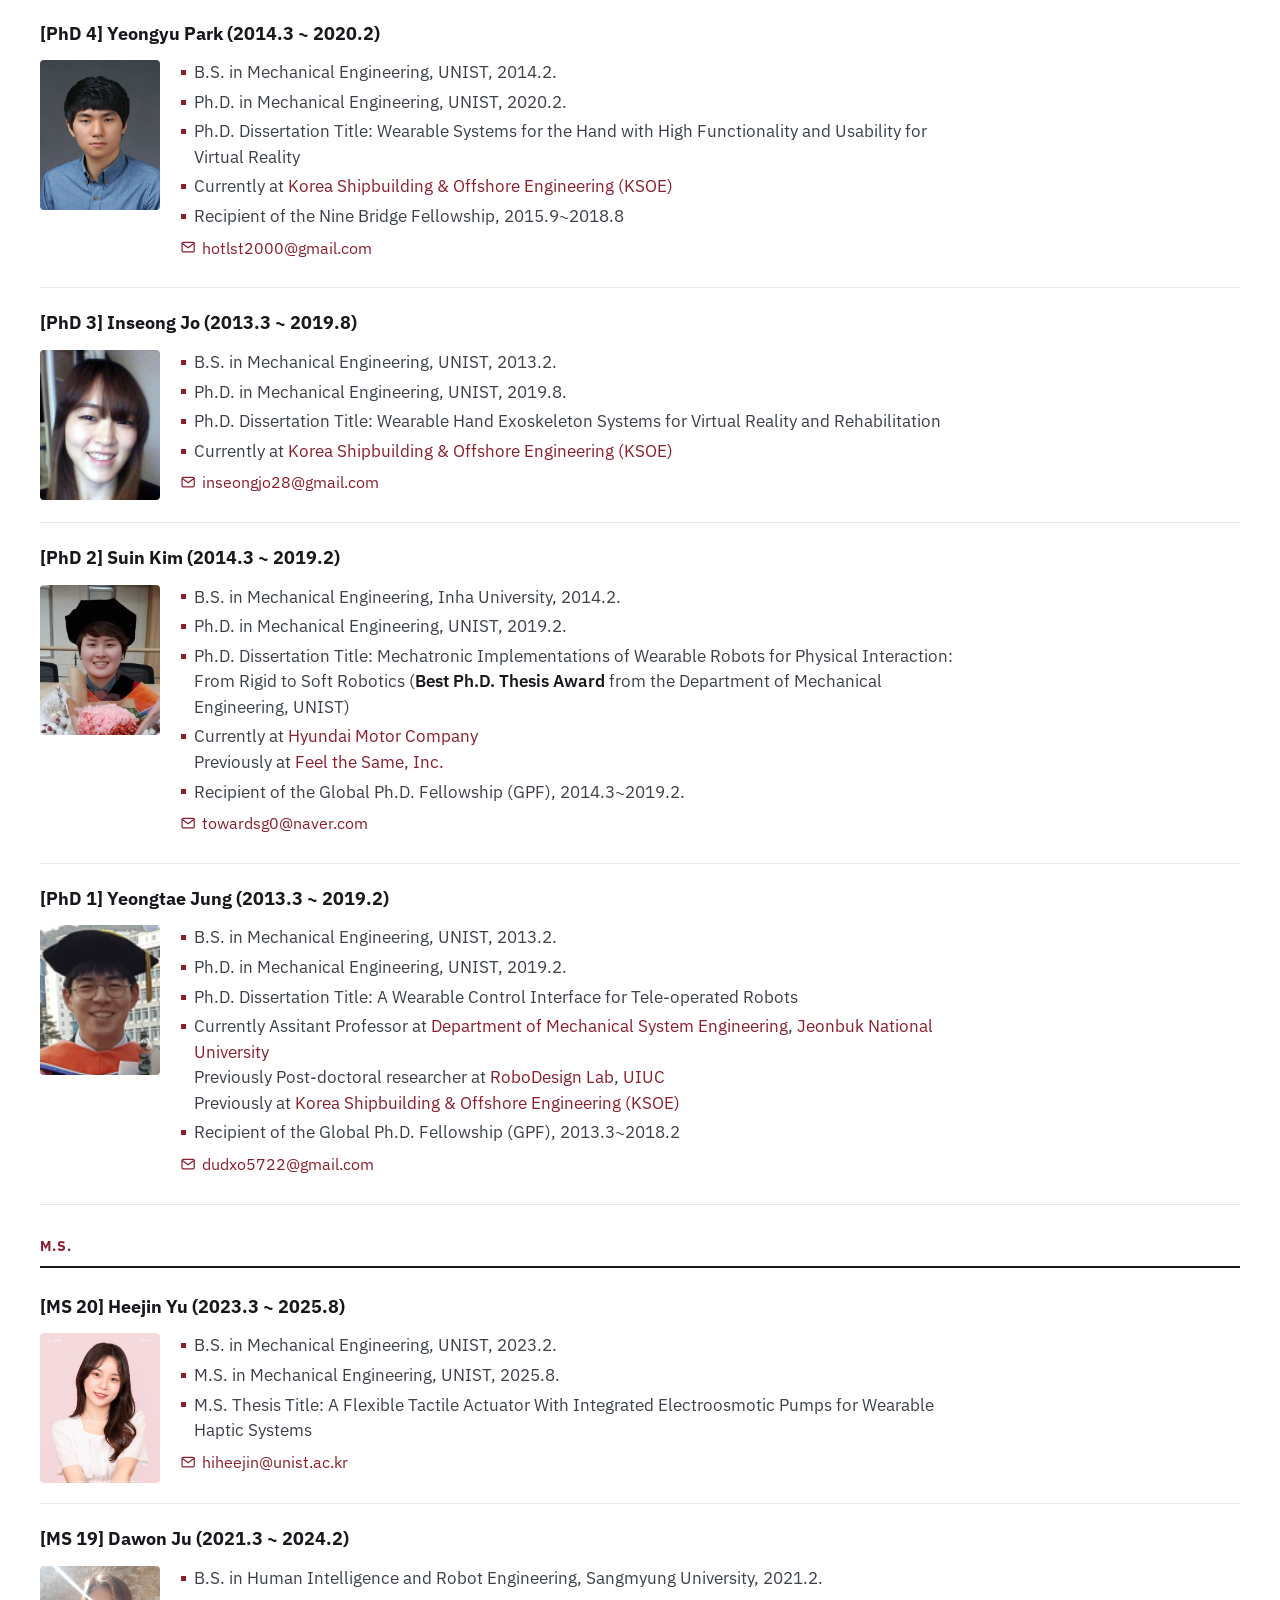
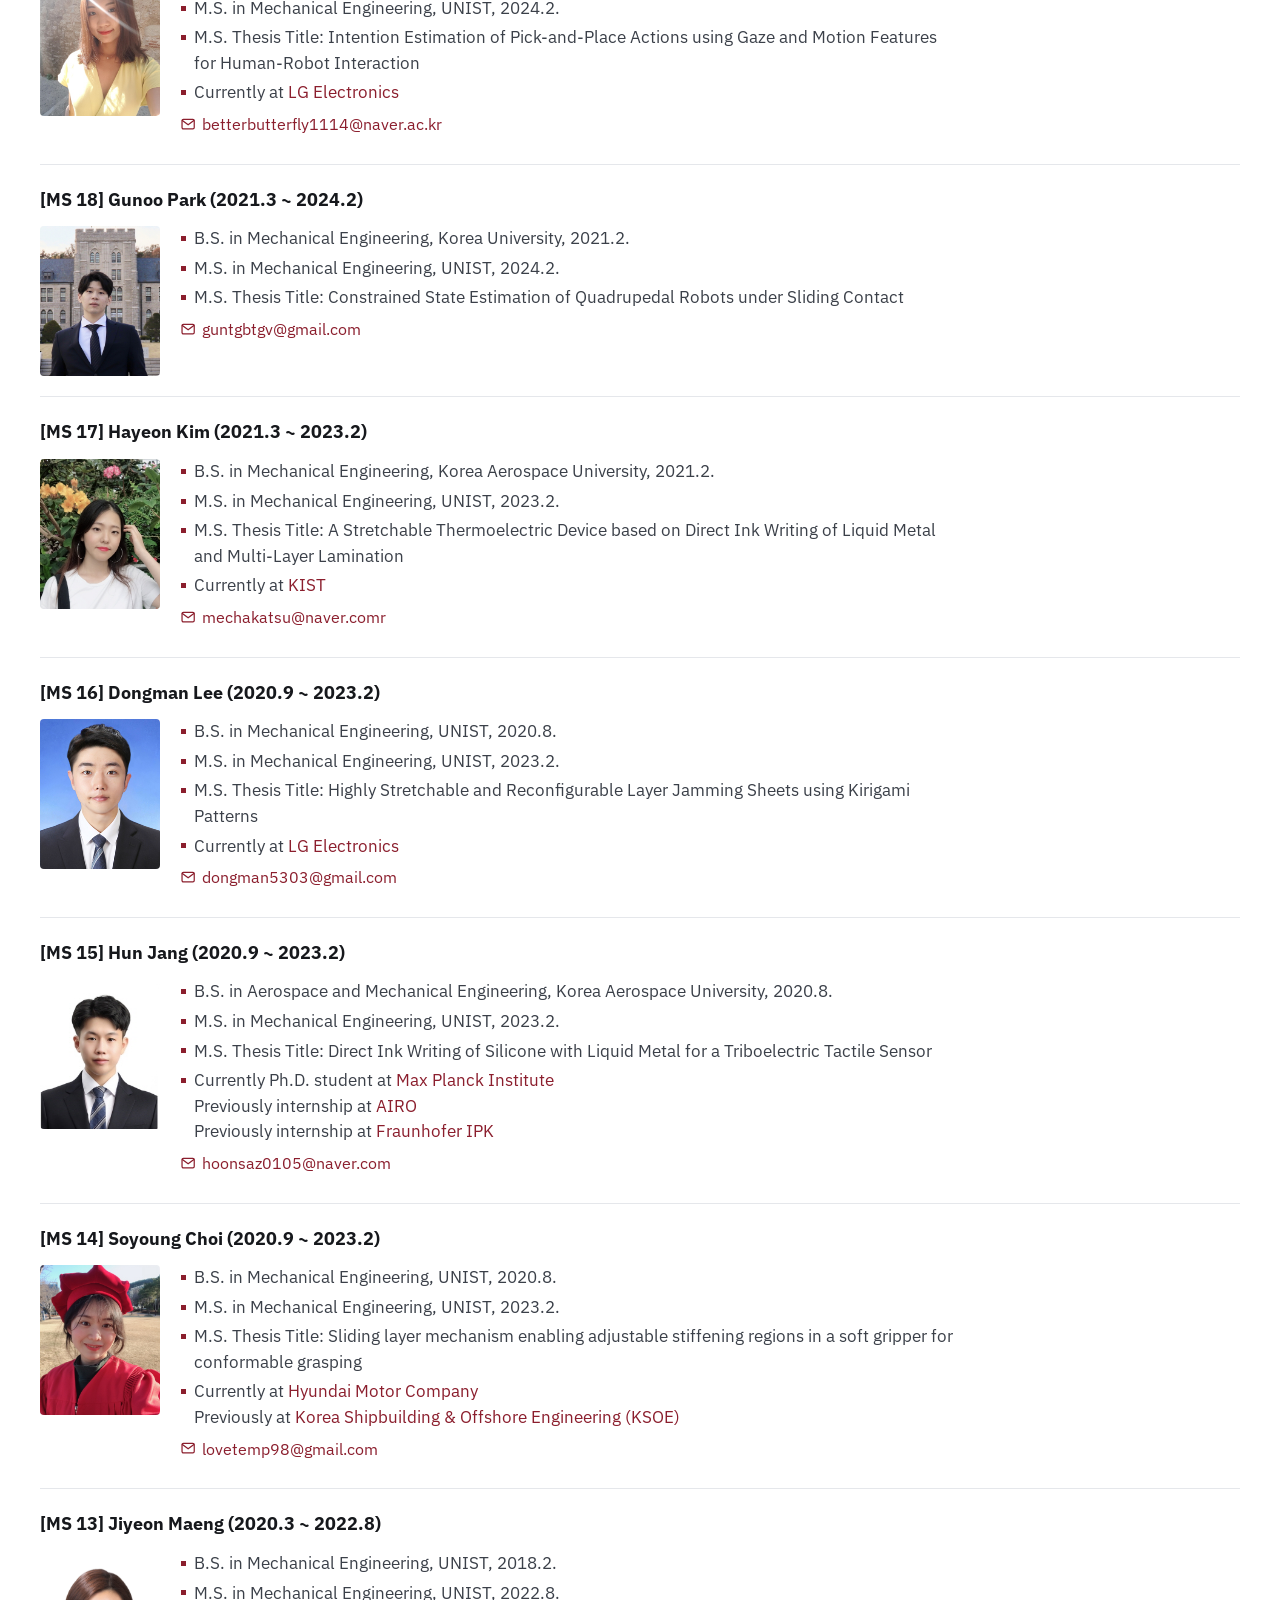
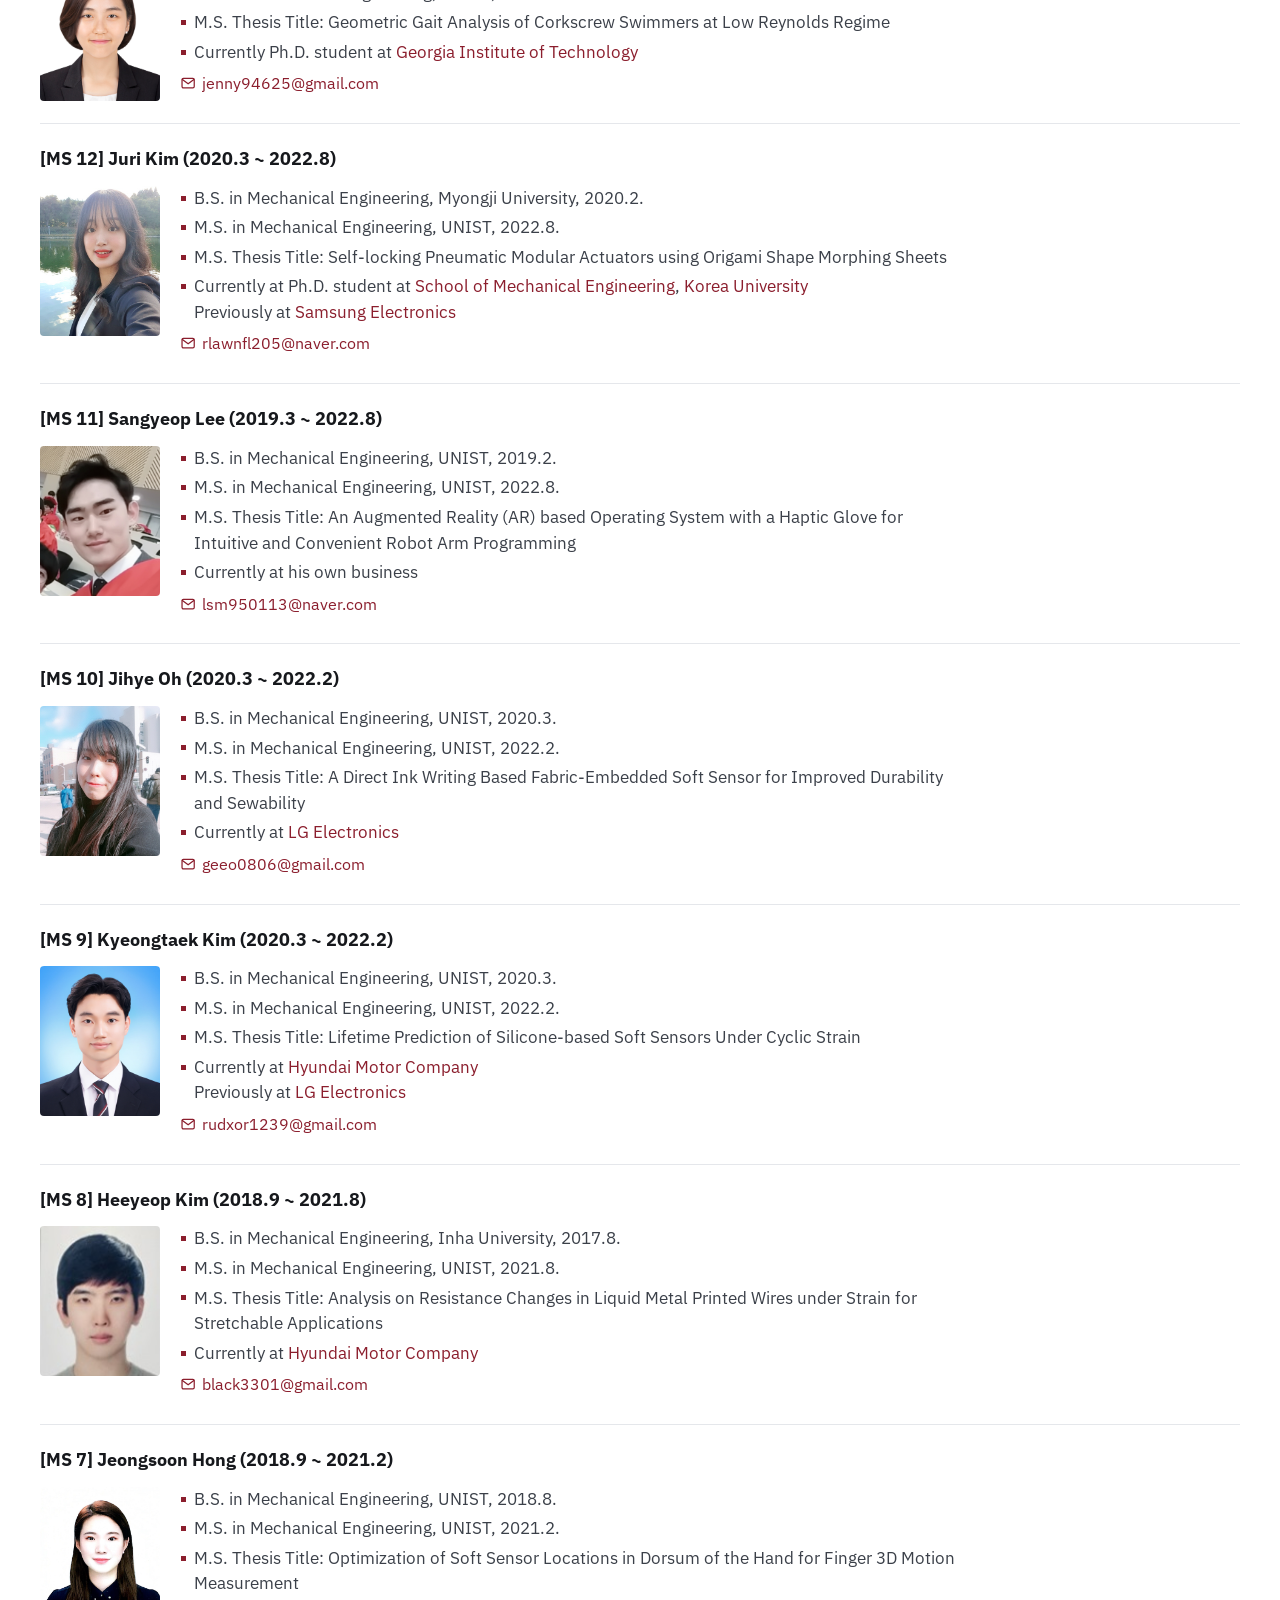
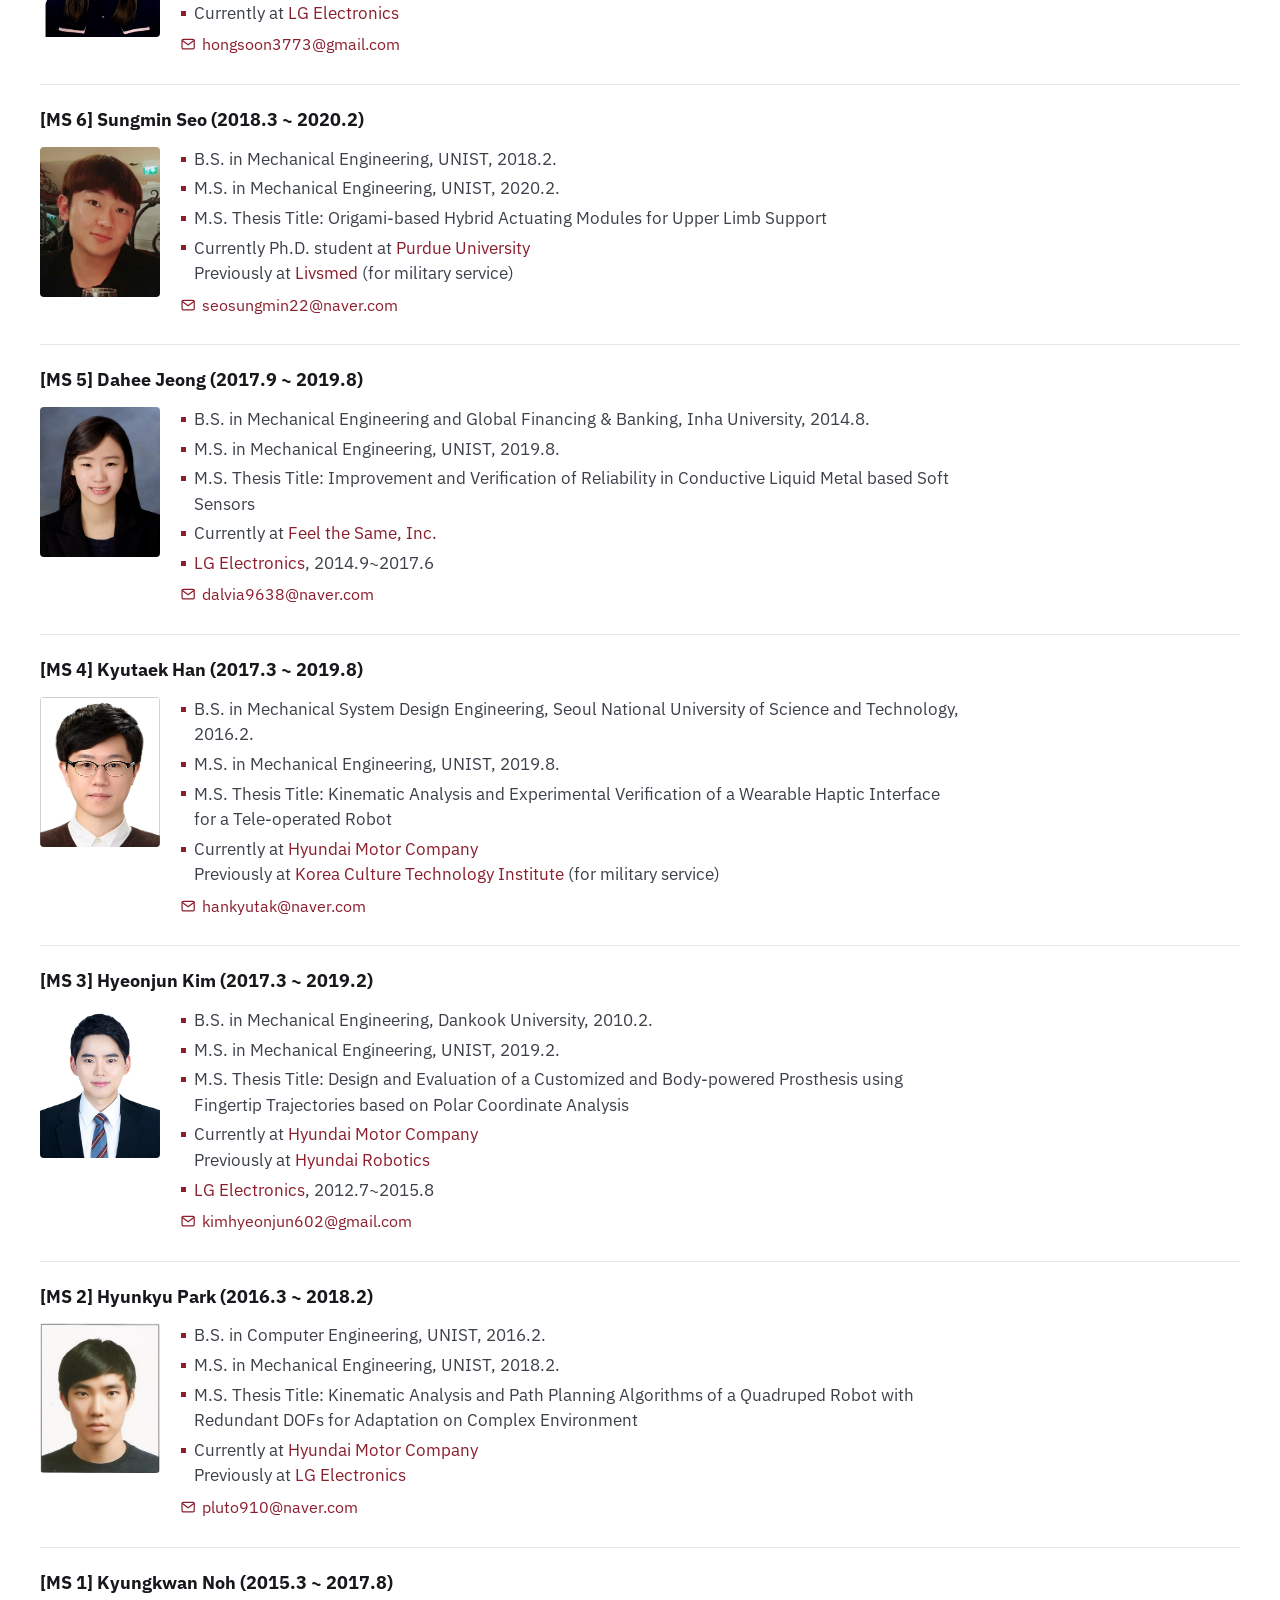
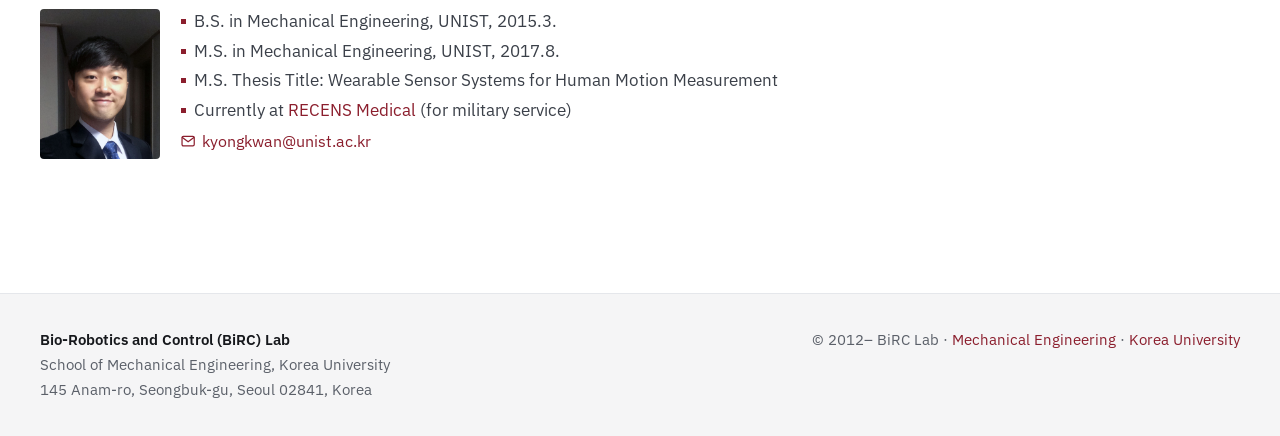
<file: graduate_alumni.html>
<!DOCTYPE html>
<html lang="en">
<head>
<meta charset="utf-8">
<meta name="viewport" content="width=device-width, initial-scale=1">
<title>Graduate Alumni &middot; BiRC Lab</title>
<meta name="description" content="Graduate Alumni - BiRC Lab.">
<link rel="preload" href="fonts/ibm-plex-sans-latin-var.woff2" as="font" type="font/woff2" crossorigin>
<link rel="preload" href="fonts/source-serif-4-latin-var.woff2" as="font" type="font/woff2" crossorigin>
<link rel="stylesheet" href="css/birc.css?v=22">
<link rel="icon" href="favicon.ico?v=2" sizes="any">
<link rel="icon" type="image/png" href="images/favicon-32.png?v=2" sizes="32x32">
<link rel="apple-touch-icon" href="images/apple-touch-icon.png?v=2">
</head>
<body>


<header class="site-head">
  <div class="wrap nav">
    <a class="brand" href="index.html" aria-label="BiRC Lab home"><img class="lg" src="images/birc_logo_crimson.png" alt="" width="50" height="34"><b>BiRC Lab</b><small><span class="dept">School of Mechanical Engineering, </span>Korea University</small></a>
    <div class="nav-right">
      <nav class="menu" aria-label="Main">
        <a href="research.html">Research</a><a href="publications.html">Publications</a><a href="news.html">News</a><a href="members.html" class="active" aria-current="page">Members</a><a href="contact.html">Contact</a>
      </nav>
      <span class="socials"><a href="https://www.youtube.com/@joonbumbae8228" target="_blank" rel="noopener" aria-label="YouTube" title="YouTube"><svg viewBox="0 0 24 24" aria-hidden="true"><path d="M21.6 7.2a2.5 2.5 0 00-1.8-1.8C18.2 5 12 5 12 5s-6.2 0-7.8.4A2.5 2.5 0 002.4 7.2 26 26 0 002 12a26 26 0 00.4 4.8 2.5 2.5 0 001.8 1.8c1.6.4 7.8.4 7.8.4s6.2 0 7.8-.4a2.5 2.5 0 001.8-1.8A26 26 0 0022 12a26 26 0 00-.4-4.8zM10 15V9l5.2 3z"/></svg></a><a href="https://www.instagram.com/prof_bae_birc" target="_blank" rel="noopener" aria-label="Instagram" title="Instagram"><svg viewBox="0 0 24 24" aria-hidden="true"><path d="M12 7.3A4.7 4.7 0 1016.7 12 4.7 4.7 0 0012 7.3zm0 7.7a3 3 0 113-3 3 3 0 01-3 3zm4.9-9a1.1 1.1 0 101.1 1.1A1.1 1.1 0 0016.9 6zM21 8.3a5.5 5.5 0 00-1.5-3.8A5.5 5.5 0 0015.7 3C14.2 3 9.8 3 8.3 3a5.5 5.5 0 00-3.8 1.5A5.5 5.5 0 003 8.3C3 9.8 3 14.2 3 15.7a5.5 5.5 0 001.5 3.8A5.5 5.5 0 008.3 21c1.5.1 5.9.1 7.4 0a5.5 5.5 0 003.8-1.5 5.5 5.5 0 001.5-3.8c.1-1.5.1-5.9 0-7.4zm-2 9.1a3 3 0 01-1.7 1.7c-1.2.5-3.9.4-5.3.4s-4.1.1-5.3-.4A3 3 0 015 17.4c-.5-1.2-.4-3.9-.4-5.4s-.1-4.1.4-5.3A3 3 0 016.7 5c1.2-.5 3.9-.4 5.3-.4s4.1-.1 5.3.4A3 3 0 0119 6.7c.5 1.2.4 3.9.4 5.3s.1 4.2-.4 5.4z"/></svg></a><a href="https://www.linkedin.com/in/joonbum-bae-62603638" target="_blank" rel="noopener" aria-label="LinkedIn" title="LinkedIn"><svg viewBox="0 0 24 24" aria-hidden="true"><path d="M20.4 2H3.6A1.6 1.6 0 002 3.6v16.8A1.6 1.6 0 003.6 22h16.8a1.6 1.6 0 001.6-1.6V3.6A1.6 1.6 0 0020.4 2zM8 19H5V9.5h3zM6.5 8.2A1.7 1.7 0 118.2 6.5a1.7 1.7 0 01-1.7 1.7zM19 19h-3v-4.6c0-1.1 0-2.5-1.5-2.5S12.7 13 12.7 14.3V19h-3V9.5h2.8v1.3h.1a3.1 3.1 0 012.8-1.5c3 0 3.6 2 3.6 4.6z"/></svg></a></span>
      <button class="burger" type="button" aria-label="Menu" aria-expanded="false" aria-controls="mob"><span></span><span></span><span></span></button>
    </div>
  </div>
  <nav class="mobile" id="mob" aria-label="Main" hidden>
    <a href="research.html">Research</a><a href="publications.html">Publications</a><a href="news.html">News</a><a href="members.html" class="active" aria-current="page">Members</a><a href="contact.html">Contact</a>
    <span class="socials"><a href="https://www.youtube.com/@joonbumbae8228" target="_blank" rel="noopener" aria-label="YouTube" title="YouTube"><svg viewBox="0 0 24 24" aria-hidden="true"><path d="M21.6 7.2a2.5 2.5 0 00-1.8-1.8C18.2 5 12 5 12 5s-6.2 0-7.8.4A2.5 2.5 0 002.4 7.2 26 26 0 002 12a26 26 0 00.4 4.8 2.5 2.5 0 001.8 1.8c1.6.4 7.8.4 7.8.4s6.2 0 7.8-.4a2.5 2.5 0 001.8-1.8A26 26 0 0022 12a26 26 0 00-.4-4.8zM10 15V9l5.2 3z"/></svg></a><a href="https://www.instagram.com/prof_bae_birc" target="_blank" rel="noopener" aria-label="Instagram" title="Instagram"><svg viewBox="0 0 24 24" aria-hidden="true"><path d="M12 7.3A4.7 4.7 0 1016.7 12 4.7 4.7 0 0012 7.3zm0 7.7a3 3 0 113-3 3 3 0 01-3 3zm4.9-9a1.1 1.1 0 101.1 1.1A1.1 1.1 0 0016.9 6zM21 8.3a5.5 5.5 0 00-1.5-3.8A5.5 5.5 0 0015.7 3C14.2 3 9.8 3 8.3 3a5.5 5.5 0 00-3.8 1.5A5.5 5.5 0 003 8.3C3 9.8 3 14.2 3 15.7a5.5 5.5 0 001.5 3.8A5.5 5.5 0 008.3 21c1.5.1 5.9.1 7.4 0a5.5 5.5 0 003.8-1.5 5.5 5.5 0 001.5-3.8c.1-1.5.1-5.9 0-7.4zm-2 9.1a3 3 0 01-1.7 1.7c-1.2.5-3.9.4-5.3.4s-4.1.1-5.3-.4A3 3 0 015 17.4c-.5-1.2-.4-3.9-.4-5.4s-.1-4.1.4-5.3A3 3 0 016.7 5c1.2-.5 3.9-.4 5.3-.4s4.1-.1 5.3.4A3 3 0 0119 6.7c.5 1.2.4 3.9.4 5.3s.1 4.2-.4 5.4z"/></svg></a><a href="https://www.linkedin.com/in/joonbum-bae-62603638" target="_blank" rel="noopener" aria-label="LinkedIn" title="LinkedIn"><svg viewBox="0 0 24 24" aria-hidden="true"><path d="M20.4 2H3.6A1.6 1.6 0 002 3.6v16.8A1.6 1.6 0 003.6 22h16.8a1.6 1.6 0 001.6-1.6V3.6A1.6 1.6 0 0020.4 2zM8 19H5V9.5h3zM6.5 8.2A1.7 1.7 0 118.2 6.5a1.7 1.7 0 01-1.7 1.7zM19 19h-3v-4.6c0-1.1 0-2.5-1.5-2.5S12.7 13 12.7 14.3V19h-3V9.5h2.8v1.3h.1a3.1 3.1 0 012.8-1.5c3 0 3.6 2 3.6 4.6z"/></svg></a></span>
  </nav>
</header>
<section class="page-head"><div class="crumb"><a href="members.html">Members</a> <span class="sep">&rsaquo;</span> <span class="cur">Graduate Alumni</span></div>
<h1>Graduate <span class="g">Alumni</span></h1></section>
<section class="section wrap"><div class="content alumni alcards"><h3>Ph.D.</h3><div class="al-entry"><div class="al-head">[PhD 14] JinHyeok Oh (2019.3 ~ 2024.8)</div><div class="al-row"><img class="al-photo" loading="lazy" src="images/JinHyeok Oh.jpg" alt="[PhD 14] JinHyeok Oh (2019.3 ~ 2024.8)"><ul class="al-bio"><li>B.S. in Mechanical Engineering, UNIST, 2019.2.</li><li>Ph.D. in Mechanical Engineering, UNIST, 2024.8.</li><li>Ph.D. Dissertation Title: Soft Wearable Systems with Multimodal Sensing and Thermo-haptic Feedback for Human-Robot Interaction</li><li>Currently at <a href="https://www.samsung.com/sec/">Samsung Electronics</a> (<a href="https://www.samsung.com/sec/about-us/business-area/r-and-d-center/">Samsung Research</a>)<br/>
Previously Post-doctoral researcher at <a href="https://me.korea.ac.kr/">School of Mechanical Engineering</a>, <a href="https://www.korea.ac.kr/">Korea University</a></li><li class="mailrow"><a class="mail" href="mailto:w94023@gmail.com"><svg class="mail-ic" viewBox="0 0 24 24" aria-hidden="true"><rect x="3" y="5" width="18" height="14" rx="2"/><path d="M3.5 6.5l8.5 6.5 8.5-6.5"/></svg>w94023@gmail.com</a></li></ul></div></div><div class="al-entry"><div class="al-head">[PhD 13] Dongyoung Lee (2018.3 ~ 2024.2)</div><div class="al-row"><img class="al-photo" loading="lazy" src="images/Dongyoung Lee.jpg" alt="[PhD 13] Dongyoung Lee (2018.3 ~ 2024.2)"><ul class="al-bio"><li>B.S. in Mechanical Engineering, UNIST, 2018.2.</li><li>Ph.D. in Mechanical Engineering, UNIST, 2024.2.</li><li>Ph.D. Dissertation Title: Novel Signal Modulation Methods for Electrostatic Actuators and Multimodal Sensors of Wearable Systems</li><li>Currently at <a href="https://www.etri.re.kr/">Electronics and Telecommunications Research Institute (ETRI)</a><br/>
Previously Post-doctoral researcher at <a href="http://me.unist.ac.kr/">Department of Mechanical Engineering</a>, <a href="http://www.unist.ac.kr/">UNIST</a></li><li class="mailrow"><a class="mail" href="mailto:cvbgt@unist.ac.kr"><svg class="mail-ic" viewBox="0 0 24 24" aria-hidden="true"><rect x="3" y="5" width="18" height="14" rx="2"/><path d="M3.5 6.5l8.5 6.5 8.5-6.5"/></svg>cvbgt@unist.ac.kr</a></li></ul></div></div><div class="al-entry"><div class="al-head">[PhD 12] Junsoo Kim (2017.3 ~ 2023.2)</div><div class="al-row"><img class="al-photo" loading="lazy" src="images/JoonsooKim.jpg" alt="[PhD 12] Junsoo Kim (2017.3 ~ 2023.2)"><ul class="al-bio"><li>B.S. in Mechanical Engineering, UNIST, 2017.2.</li><li>Ph.D. in Mechanical Engineering, UNIST, 2023.2.</li><li>Ph.D. Dissertation Title: Upper-limb Wearable Assistive Robots based on Mechanical Programming for High Energy Efficiency or Functionality</li><li>Currently Scientist at <a href="https://www.epfl.ch/labs/lmts/">LMTS: Soft Transducers Lab</a>, <a href="https://www.epfl.ch/en/">EPFL</a><br/>
Previously Post-doctoral researcher at <a href="http://me.unist.ac.kr/">Department of Mechanical Engineering</a>, <a href="http://www.unist.ac.kr/">UNIST</a></li><li class="mailrow"><a class="mail" href="mailto:kimjs9797@unist.ac.kr"><svg class="mail-ic" viewBox="0 0 24 24" aria-hidden="true"><rect x="3" y="5" width="18" height="14" rx="2"/><path d="M3.5 6.5l8.5 6.5 8.5-6.5"/></svg>kimjs9797@unist.ac.kr</a></li></ul></div></div><div class="al-entry"><div class="al-head">[PhD 11] Jihoon Kim (2014.3 ~ 2023.2)</div><div class="al-row"><img class="al-photo" loading="lazy" src="images/Jihoon Kim.jpg" alt="[PhD 11] Jihoon Kim (2014.3 ~ 2023.2)"><ul class="al-bio"><li>B.S. in Mechanical Engineering, UNIST, 2014.2.</li><li>Ph.D. in Mechanical Engineering, UNIST, 2023.2.</li><li>Ph.D. Dissertation Title: Vision Based Locomotion Algorithms of a Quadruped Robot to Traverse Complex Terrains</li><li>Currently at <a href="https://www.hyundai.com/">Hyundai Motor Company</a><br/>
</li><li class="mailrow"><a class="mail" href="mailto:kaykim0219@naver.com"><svg class="mail-ic" viewBox="0 0 24 24" aria-hidden="true"><rect x="3" y="5" width="18" height="14" rx="2"/><path d="M3.5 6.5l8.5 6.5 8.5-6.5"/></svg>kaykim0219@naver.com</a></li></ul></div></div><div class="al-entry"><div class="al-head">[PhD 10] Minhyuk Lee (2016.3 ~ 2022.8)</div><div class="al-row"><img class="al-photo" loading="lazy" src="images/M_Lee.jpg" alt="[PhD 10] Minhyuk Lee (2016.3 ~ 2022.8)"><ul class="al-bio"><li>B.S. in Mechanical Engineering, UNIST, 2016.2.</li><li>Ph.D. in Mechanical Engineering, UNIST, 2022.8.</li><li>Ph.D. Dissertation Title: Deep learning based real-time gesture recognition and sign language translation</li><li>Currently at <a href="https://www.hyundai.com/">Hyundai Motor Company</a><br/>
</li><li>Recipient of the Global Ph.D. Fellowship (GPF), 2017.3~2022.2</li><li class="mailrow"><a class="mail" href="mailto:lmh930409@gmail.com"><svg class="mail-ic" viewBox="0 0 24 24" aria-hidden="true"><rect x="3" y="5" width="18" height="14" rx="2"/><path d="M3.5 6.5l8.5 6.5 8.5-6.5"/></svg>lmh930409@gmail.com</a></li></ul></div></div><div class="al-entry"><div class="al-head">[PhD 9] Hoyeon Yeom (2015.9 ~ 2022.8)</div><div class="al-row"><img class="al-photo" loading="lazy" src="images/H_Yeom.jpg" alt="[PhD 9] Hoyeon Yeom (2015.9 ~ 2022.8)"><ul class="al-bio"><li>B.S. in Mechanical Engineering, UNIST, 2015.8.</li><li>Ph.D. in Mechanical Engineering, UNIST, 2022.8.</li><li>Ph.D. Dissertation Title: Design and Control of a Quadruped Robot for High Mobility</li><li>Currently at <a href="https://www.lge.co.kr/">LG Electronics</a></li><li>Recipient of the Global Ph.D. Fellowship (GPF), 2016.9~2021.8</li><li class="mailrow"><a class="mail" href="mailto:hoyahoyean@naver.com"><svg class="mail-ic" viewBox="0 0 24 24" aria-hidden="true"><rect x="3" y="5" width="18" height="14" rx="2"/><path d="M3.5 6.5l8.5 6.5 8.5-6.5"/></svg>hoyahoyean@naver.com</a></li></ul></div></div><div class="al-entry"><div class="al-head">[PhD 8] Sungman Park (2015.3 ~ 2022.2)</div><div class="al-row"><img class="al-photo" loading="lazy" src="images/S_Park.jpg" alt="[PhD 8] Sungman Park (2015.3 ~ 2022.2)"><ul class="al-bio"><li>B.S. in Mechanical Engineering, UNIST, 2015.2.</li><li>Ph.D. in Mechanical Engineering, UNIST, 2022.2.</li><li>Ph.D. Dissertation Title: Interactive and Intuitive Control Interface for a Teleoperated Robot (AVATAR) System</li><li>Currently at <a href="https://www.samsung.com/sec/">Samsung Electronics</a> (<a href="https://www.samsung.com/sec/about-us/business-area/r-and-d-center/">Samsung Research</a>)<br/>
Previously Post-doctoral researcher at <a href="http://me.unist.ac.kr/">Department of Mechanical Engineering</a>, <a href="http://www.unist.ac.kr/">UNIST</a> (for the final of <span><a href="https://www.xprize.org/prizes/avatar">$10M ANA Avatar XPRIZE</a></span>)</li><li>Vice-leader of Team UNIST at <span><a href="https://www.xprize.org/prizes/avatar">$10M ANA Avatar XPRIZE</a></span></li><li class="mailrow"><a class="mail" href="mailto:tjdaksqkr@gmail.com"><svg class="mail-ic" viewBox="0 0 24 24" aria-hidden="true"><rect x="3" y="5" width="18" height="14" rx="2"/><path d="M3.5 6.5l8.5 6.5 8.5-6.5"/></svg>tjdaksqkr@gmail.com</a></li></ul></div></div><div class="al-entry"><div class="al-head">[PhD 7] Wookeun Park (2016.3 ~ 2021.8)</div><div class="al-row"><img class="al-photo" loading="lazy" src="images/Wookeun Park.jpg" alt="[PhD 7] Wookeun Park (2016.3 ~ 2021.8)"><ul class="al-bio"><li>B.S. in Mechanical Engineering, UNIST, 2016.2.</li><li>Ph.D. in Mechanical Engineering, UNIST, 2021.8.</li><li>Ph.D. Dissertation Title: Hybrid Pneumatic Actuation Mechanisms Combining Soft and Rigid Materials for Robotic Applications</li><li>Currently at <a href="https://www.hyundai.com/">Hyundai Motor Company</a><br/>
Previously at <a href="https://ftsame.com/">Feel the Same, Inc.</a></li><li>Recipient of the Global Ph.D. Fellowship (GPF), 2017.3~2021.8</li><li class="mailrow"><a class="mail" href="mailto:pwk6440@gmail.com"><svg class="mail-ic" viewBox="0 0 24 24" aria-hidden="true"><rect x="3" y="5" width="18" height="14" rx="2"/><path d="M3.5 6.5l8.5 6.5 8.5-6.5"/></svg>pwk6440@gmail.com</a></li></ul></div></div><div class="al-entry"><div class="al-head">[PhD 6] Bokeon Kwak (2015.9 ~ 2021.8)</div><div class="al-row"><img class="al-photo" loading="lazy" src="images/Bokeon Kwak.jpeg" alt="[PhD 6] Bokeon Kwak (2015.9 ~ 2021.8)"><ul class="al-bio"><li>B.S. in Mechanical Engineering, UNIST, 2015.8.</li><li>Ph.D. in Mechanical Engineering, UNIST, 2021.8.</li><li>Ph.D. Dissertation Title: Utilization of Soft and Flexible Elements to Bio-inspired Robotics for Improved Functionality and Locomotion</li><li>Currently Assistant Professor at <a href="https://air.sejong.ac.kr/">Department of Artificial Intelligence and Robotics</a>, <a href="https://en.sejong.ac.kr/eng/">Sejong University</a><br/>
Previously Post-doctoral researcher at <a href="https://www.epfl.ch/labs/lis/">Laboratory of Intelligent Systems</a>, <a href="https://www.epfl.ch/en/">EPFL</a></li><li class="mailrow"><a class="mail" href="mailto:jeff624@naver.com"><svg class="mail-ic" viewBox="0 0 24 24" aria-hidden="true"><rect x="3" y="5" width="18" height="14" rx="2"/><path d="M3.5 6.5l8.5 6.5 8.5-6.5"/></svg>jeff624@naver.com</a></li></ul></div></div><div class="al-entry"><div class="al-head">[PhD 5] Jeongsoo Lee (2014.9 ~ 2021.2)</div><div class="al-row"><img class="al-photo" loading="lazy" src="images/J_Lee.jpg" alt="[PhD 5] Jeongsoo Lee (2014.9 ~ 2021.2)"><ul class="al-bio"><li>B.S. in Mechanical Engineering, UNIST, 2014.8.</li><li>Ph.D. in Mechanical Engineering, UNIST, 2021.2.</li><li>Ph.D. Dissertation Title: Design Procedure for Wearable Hand Systems</li><li>Currently at <a href="https://www.lge.co.kr/">LG Electronics</a><br/>
Previously at <a href="https://www.kitech.re.kr">Korea Institute of Industrial Technology (KITECH)</a></li><li class="mailrow"><a class="mail" href="mailto:jeongsoo.e@gmail.com"><svg class="mail-ic" viewBox="0 0 24 24" aria-hidden="true"><rect x="3" y="5" width="18" height="14" rx="2"/><path d="M3.5 6.5l8.5 6.5 8.5-6.5"/></svg>jeongsoo.e@gmail.com</a></li></ul></div></div><div class="al-entry"><div class="al-head">[PhD 4] Yeongyu Park (2014.3 ~ 2020.2)</div><div class="al-row"><img class="al-photo" loading="lazy" src="images/Yeongyu Park.jpg" alt="[PhD 4] Yeongyu Park (2014.3 ~ 2020.2)"><ul class="al-bio"><li>B.S. in Mechanical Engineering, UNIST, 2014.2.</li><li>Ph.D. in Mechanical Engineering, UNIST, 2020.2.</li><li>Ph.D. Dissertation Title: Wearable Systems for the Hand with High Functionality and Usability for Virtual Reality</li><li>Currently at <a href="http://www.ksoe.co.kr/">Korea Shipbuilding &amp; Offshore Engineering (KSOE)</a></li><li>Recipient of the Nine Bridge Fellowship, 2015.9~2018.8</li><li class="mailrow"><a class="mail" href="mailto:hotlst2000@gmail.com"><svg class="mail-ic" viewBox="0 0 24 24" aria-hidden="true"><rect x="3" y="5" width="18" height="14" rx="2"/><path d="M3.5 6.5l8.5 6.5 8.5-6.5"/></svg>hotlst2000@gmail.com</a></li></ul></div></div><div class="al-entry"><div class="al-head">[PhD 3] Inseong Jo (2013.3 ~ 2019.8)</div><div class="al-row"><img class="al-photo" loading="lazy" src="images/I_Jo.jpg" alt="[PhD 3] Inseong Jo (2013.3 ~ 2019.8)"><ul class="al-bio"><li>B.S. in Mechanical Engineering, UNIST, 2013.2.</li><li>Ph.D. in Mechanical Engineering, UNIST, 2019.8.</li><li>Ph.D. Dissertation Title: Wearable Hand Exoskeleton Systems for Virtual Reality and Rehabilitation</li><li>Currently at <a href="http://www.ksoe.co.kr/">Korea Shipbuilding &amp; Offshore Engineering (KSOE)</a></li><li class="mailrow"><a class="mail" href="mailto:inseongjo28@gmail.com"><svg class="mail-ic" viewBox="0 0 24 24" aria-hidden="true"><rect x="3" y="5" width="18" height="14" rx="2"/><path d="M3.5 6.5l8.5 6.5 8.5-6.5"/></svg>inseongjo28@gmail.com</a></li></ul></div></div><div class="al-entry"><div class="al-head">[PhD 2] Suin Kim (2014.3 ~ 2019.2)</div><div class="al-row"><img class="al-photo" loading="lazy" src="images/Suin Kim.jpg" alt="[PhD 2] Suin Kim (2014.3 ~ 2019.2)"><ul class="al-bio"><li>B.S. in Mechanical Engineering, Inha University, 2014.2.</li><li>Ph.D. in Mechanical Engineering, UNIST, 2019.2.</li><li>Ph.D. Dissertation Title: Mechatronic Implementations of Wearable Robots for Physical Interaction: From Rigid to Soft Robotics (<b>Best Ph.D. Thesis Award </b>from the Department of Mechanical Engineering, UNIST)</li><li>Currently at <a href="https://www.hyundai.com/">Hyundai Motor Company</a><br/>
Previously at <a href="https://ftsame.com/">Feel the Same, Inc.</a></li><li>Recipient of the Global Ph.D. Fellowship (GPF), 2014.3~2019.2.</li><li class="mailrow"><a class="mail" href="mailto:towardsg0@naver.com"><svg class="mail-ic" viewBox="0 0 24 24" aria-hidden="true"><rect x="3" y="5" width="18" height="14" rx="2"/><path d="M3.5 6.5l8.5 6.5 8.5-6.5"/></svg>towardsg0@naver.com</a></li></ul></div></div><div class="al-entry"><div class="al-head">[PhD 1] Yeongtae Jung (2013.3 ~ 2019.2)</div><div class="al-row"><img class="al-photo" loading="lazy" src="images/Y_Jung.png" alt="[PhD 1] Yeongtae Jung (2013.3 ~ 2019.2)"><ul class="al-bio"><li>B.S. in Mechanical Engineering, UNIST, 2013.2.</li><li>Ph.D. in Mechanical Engineering, UNIST, 2019.2.</li><li>Ph.D. Dissertation Title: A Wearable Control Interface for Tele-operated Robots</li><li>Currently Assitant Professor at <a href="https://mse.jbnu.ac.kr/mse2/index.do">Department of Mechanical System Engineering</a>, <a href="https://www.jbnu.ac.kr/kor/">Jeonbuk National University</a><br/>
Previously Post-doctoral researcher at <a href="https://publish.illinois.edu/robodesign/">RoboDesign Lab</a>, <a href="https://illinois.edu/">UIUC</a><br/>
Previously at <a href="http://www.ksoe.co.kr/">Korea Shipbuilding &amp; Offshore Engineering (KSOE)</a></li><li>Recipient of the Global Ph.D. Fellowship (GPF), 2013.3~2018.2</li><li class="mailrow"><a class="mail" href="mailto:dudxo5722@gmail.com"><svg class="mail-ic" viewBox="0 0 24 24" aria-hidden="true"><rect x="3" y="5" width="18" height="14" rx="2"/><path d="M3.5 6.5l8.5 6.5 8.5-6.5"/></svg>dudxo5722@gmail.com</a></li></ul></div></div><h3>M.S.</h3><div class="al-entry"><div class="al-head">[MS 20] Heejin Yu (2023.3 ~ 2025.8)</div><div class="al-row"><img class="al-photo" loading="lazy" src="images/Heejin Yu.jpg" alt="[MS 20] Heejin Yu (2023.3 ~ 2025.8)"><ul class="al-bio"><li>B.S. in Mechanical Engineering, UNIST, 2023.2.</li><li>M.S. in Mechanical Engineering, UNIST, 2025.8.</li><li>M.S. Thesis Title: A Flexible Tactile Actuator With Integrated Electroosmotic Pumps for Wearable Haptic Systems</li><li class="mailrow"><a class="mail" href="mailto:hiheejin@unist.ac.kr"><svg class="mail-ic" viewBox="0 0 24 24" aria-hidden="true"><rect x="3" y="5" width="18" height="14" rx="2"/><path d="M3.5 6.5l8.5 6.5 8.5-6.5"/></svg>hiheejin@unist.ac.kr</a></li></ul></div></div><div class="al-entry"><div class="al-head">[MS 19] Dawon Ju (2021.3 ~ 2024.2)</div><div class="al-row"><img class="al-photo" loading="lazy" src="images/Dawon Ju.jpg" alt="[MS 19] Dawon Ju (2021.3 ~ 2024.2)"><ul class="al-bio"><li>B.S. in Human Intelligence and Robot Engineering, Sangmyung University, 2021.2.</li><li>M.S. in Mechanical Engineering, UNIST, 2024.2.</li><li>M.S. Thesis Title: Intention Estimation of Pick-and-Place Actions using Gaze and Motion Features for Human-Robot Interaction</li><li>Currently at <a href="https://www.lge.co.kr/">LG Electronics</a></li><li class="mailrow"><a class="mail" href="mailto:betterbutterfly1114@naver.ac.kr"><svg class="mail-ic" viewBox="0 0 24 24" aria-hidden="true"><rect x="3" y="5" width="18" height="14" rx="2"/><path d="M3.5 6.5l8.5 6.5 8.5-6.5"/></svg>betterbutterfly1114@naver.ac.kr</a></li></ul></div></div><div class="al-entry"><div class="al-head">[MS 18] Gunoo Park (2021.3 ~ 2024.2)</div><div class="al-row"><img class="al-photo" loading="lazy" src="images/Gunoo Park.jpg" alt="[MS 18] Gunoo Park (2021.3 ~ 2024.2)"><ul class="al-bio"><li>B.S. in Mechanical Engineering, Korea University, 2021.2.</li><li>M.S. in Mechanical Engineering, UNIST, 2024.2.</li><li>M.S. Thesis Title: Constrained State Estimation of Quadrupedal Robots under Sliding Contact</li><li class="mailrow"><a class="mail" href="mailto:guntgbtgv@gmail.com"><svg class="mail-ic" viewBox="0 0 24 24" aria-hidden="true"><rect x="3" y="5" width="18" height="14" rx="2"/><path d="M3.5 6.5l8.5 6.5 8.5-6.5"/></svg>guntgbtgv@gmail.com</a></li></ul></div></div><div class="al-entry"><div class="al-head">[MS 17] Hayeon Kim (2021.3 ~ 2023.2)</div><div class="al-row"><img class="al-photo" loading="lazy" src="images/Hayeon Kim.jpg" alt="[MS 17] Hayeon Kim (2021.3 ~ 2023.2)"><ul class="al-bio"><li>B.S. in Mechanical Engineering, Korea Aerospace University, 2021.2.</li><li>M.S. in Mechanical Engineering, UNIST, 2023.2.</li><li>M.S. Thesis Title: A Stretchable Thermoelectric Device based on Direct Ink Writing of Liquid Metal and Multi-Layer Lamination</li><li>Currently at <a href="https://www.kist.re.kr/">KIST</a></li><li class="mailrow"><a class="mail" href="mailto:mechakatsu@naver.comr"><svg class="mail-ic" viewBox="0 0 24 24" aria-hidden="true"><rect x="3" y="5" width="18" height="14" rx="2"/><path d="M3.5 6.5l8.5 6.5 8.5-6.5"/></svg>mechakatsu@naver.comr</a></li></ul></div></div><div class="al-entry"><div class="al-head">[MS 16] Dongman Lee (2020.9 ~ 2023.2)</div><div class="al-row"><img class="al-photo" loading="lazy" src="images/Dongman Lee.jpg" alt="[MS 16] Dongman Lee (2020.9 ~ 2023.2)"><ul class="al-bio"><li>B.S. in Mechanical Engineering, UNIST, 2020.8.</li><li>M.S. in Mechanical Engineering, UNIST, 2023.2.</li><li>M.S. Thesis Title: Highly Stretchable and Reconfigurable Layer Jamming Sheets using Kirigami Patterns</li><li>Currently at <a href="https://www.lge.co.kr/">LG Electronics</a></li><li class="mailrow"><a class="mail" href="mailto:dongman5303@gmail.com"><svg class="mail-ic" viewBox="0 0 24 24" aria-hidden="true"><rect x="3" y="5" width="18" height="14" rx="2"/><path d="M3.5 6.5l8.5 6.5 8.5-6.5"/></svg>dongman5303@gmail.com</a></li></ul></div></div><div class="al-entry"><div class="al-head">[MS 15] Hun Jang (2020.9 ~ 2023.2)</div><div class="al-row"><img class="al-photo" loading="lazy" src="images/Hun Jang.jpg" alt="[MS 15] Hun Jang (2020.9 ~ 2023.2)"><ul class="al-bio"><li>B.S. in Aerospace and Mechanical Engineering, Korea Aerospace University, 2020.8.</li><li>M.S. in Mechanical Engineering, UNIST, 2023.2.</li><li>M.S. Thesis Title: Direct Ink Writing of Silicone with Liquid Metal for a Triboelectric Tactile Sensor</li><li>Currently Ph.D. student at <a href="https://www.ab.mpg.de/li">Max Planck Institute<br/>
</a>Previously internship at <a href="http://www.airo.kr/">AIRO</a><br/>
Previously internship at <a href="https://www.ipk.fraunhofer.de/">Fraunhofer IPK</a></li><li class="mailrow"><a class="mail" href="mailto:hoonsaz0105@naver.com"><svg class="mail-ic" viewBox="0 0 24 24" aria-hidden="true"><rect x="3" y="5" width="18" height="14" rx="2"/><path d="M3.5 6.5l8.5 6.5 8.5-6.5"/></svg>hoonsaz0105@naver.com</a></li></ul></div></div><div class="al-entry"><div class="al-head">[MS 14] Soyoung Choi (2020.9 ~ 2023.2)</div><div class="al-row"><img class="al-photo" loading="lazy" src="images/Soyoung Choi.jpg" alt="[MS 14] Soyoung Choi (2020.9 ~ 2023.2)"><ul class="al-bio"><li>B.S. in Mechanical Engineering, UNIST, 2020.8.</li><li>M.S. in Mechanical Engineering, UNIST, 2023.2.</li><li>M.S. Thesis Title: Sliding layer mechanism enabling adjustable stiffening regions in a soft gripper for conformable grasping</li><li>Currently at <a href="https://www.hyundai.com/">Hyundai Motor Company</a><br/>
Previously at <a href="http://www.ksoe.co.kr/">Korea Shipbuilding &amp; Offshore Engineering (KSOE)</a></li><li class="mailrow"><a class="mail" href="mailto:lovetemp98@gmail.com"><svg class="mail-ic" viewBox="0 0 24 24" aria-hidden="true"><rect x="3" y="5" width="18" height="14" rx="2"/><path d="M3.5 6.5l8.5 6.5 8.5-6.5"/></svg>lovetemp98@gmail.com</a></li></ul></div></div><div class="al-entry"><div class="al-head">[MS 13] Jiyeon Maeng (2020.3 ~ 2022.8)</div><div class="al-row"><img class="al-photo" loading="lazy" src="images/Jiyeon Maeng.png" alt="[MS 13] Jiyeon Maeng (2020.3 ~ 2022.8)"><ul class="al-bio"><li>B.S. in Mechanical Engineering, UNIST, 2018.2.</li><li>M.S. in Mechanical Engineering, UNIST, 2022.8.</li><li>M.S. Thesis Title: Geometric Gait Analysis of Corkscrew Swimmers at Low Reynolds Regime</li><li>Currently Ph.D. student at <a href="https://www.gatech.edu/">Georgia Institute of Technology</a> </li><li class="mailrow"><a class="mail" href="mailto:jenny94625@gmail.com"><svg class="mail-ic" viewBox="0 0 24 24" aria-hidden="true"><rect x="3" y="5" width="18" height="14" rx="2"/><path d="M3.5 6.5l8.5 6.5 8.5-6.5"/></svg>jenny94625@gmail.com</a></li></ul></div></div><div class="al-entry"><div class="al-head">[MS 12] Juri Kim (2020.3 ~ 2022.8)</div><div class="al-row"><img class="al-photo" loading="lazy" src="images/Juri Kim.jpg" alt="[MS 12] Juri Kim (2020.3 ~ 2022.8)"><ul class="al-bio"><li>B.S. in Mechanical Engineering, Myongji University, 2020.2.</li><li>M.S. in Mechanical Engineering, UNIST, 2022.8.</li><li>M.S. Thesis Title: Self-locking Pneumatic Modular Actuators using Origami Shape Morphing Sheets</li><li>Currently at Ph.D. student at <a href="https://me.korea.ac.kr/">School of Mechanical Engineering</a>, <a href="https://www.korea.ac.kr/">Korea University</a><br/>
Previously at <a href="https://www.samsung.com/sec/">Samsung Electronics</a></li><li class="mailrow"><a class="mail" href="mailto:rlawnfl205@naver.com"><svg class="mail-ic" viewBox="0 0 24 24" aria-hidden="true"><rect x="3" y="5" width="18" height="14" rx="2"/><path d="M3.5 6.5l8.5 6.5 8.5-6.5"/></svg>rlawnfl205@naver.com</a></li></ul></div></div><div class="al-entry"><div class="al-head">[MS 11] Sangyeop Lee (2019.3 ~ 2022.8)</div><div class="al-row"><img class="al-photo" loading="lazy" src="images/Sangyeop Lee.png" alt="[MS 11] Sangyeop Lee (2019.3 ~ 2022.8)"><ul class="al-bio"><li>B.S. in Mechanical Engineering, UNIST, 2019.2.</li><li>M.S. in Mechanical Engineering, UNIST, 2022.8.</li><li>M.S. Thesis Title: An Augmented Reality (AR) based Operating System with a Haptic Glove for Intuitive and Convenient Robot Arm Programming</li><li>Currently at his own business</li><li class="mailrow"><a class="mail" href="mailto:lsm950113@naver.com"><svg class="mail-ic" viewBox="0 0 24 24" aria-hidden="true"><rect x="3" y="5" width="18" height="14" rx="2"/><path d="M3.5 6.5l8.5 6.5 8.5-6.5"/></svg>lsm950113@naver.com</a></li></ul></div></div><div class="al-entry"><div class="al-head">[MS 10] Jihye Oh (2020.3 ~ 2022.2)</div><div class="al-row"><img class="al-photo" loading="lazy" src="images/Jihye Oh.jpg" alt="[MS 10] Jihye Oh (2020.3 ~ 2022.2)"><ul class="al-bio"><li>B.S. in Mechanical Engineering, UNIST, 2020.3.</li><li>M.S. in Mechanical Engineering, UNIST, 2022.2.</li><li>M.S. Thesis Title: A Direct Ink Writing Based Fabric-Embedded Soft Sensor for Improved Durability and Sewability</li><li>Currently at <a href="https://www.lge.co.kr/">LG Electronics</a></li><li class="mailrow"><a class="mail" href="mailto:geeo0806@gmail.com"><svg class="mail-ic" viewBox="0 0 24 24" aria-hidden="true"><rect x="3" y="5" width="18" height="14" rx="2"/><path d="M3.5 6.5l8.5 6.5 8.5-6.5"/></svg>geeo0806@gmail.com</a></li></ul></div></div><div class="al-entry"><div class="al-head">[MS 9] Kyeongtaek Kim (2020.3 ~ 2022.2)</div><div class="al-row"><img class="al-photo" loading="lazy" src="images/Kyeongtaek Kim_grad.png" alt="[MS 9] Kyeongtaek Kim (2020.3 ~ 2022.2)"><ul class="al-bio"><li>B.S. in Mechanical Engineering, UNIST, 2020.3.</li><li>M.S. in Mechanical Engineering, UNIST, 2022.2.</li><li>M.S. Thesis Title: Lifetime Prediction of Silicone-based Soft Sensors Under Cyclic Strain</li><li>Currently at <a href="https://www.hyundai.com/">Hyundai Motor Company</a><br/>
Previously at <a href="https://www.lge.co.kr/">LG Electronics</a></li><li class="mailrow"><a class="mail" href="mailto:rudxor1239@gmail.com"><svg class="mail-ic" viewBox="0 0 24 24" aria-hidden="true"><rect x="3" y="5" width="18" height="14" rx="2"/><path d="M3.5 6.5l8.5 6.5 8.5-6.5"/></svg>rudxor1239@gmail.com</a></li></ul></div></div><div class="al-entry"><div class="al-head">[MS 8] Heeyeop Kim (2018.9 ~ 2021.8)</div><div class="al-row"><img class="al-photo" loading="lazy" src="images/Hee Yeop Kim.jpg" alt="[MS 8] Heeyeop Kim (2018.9 ~ 2021.8)"><ul class="al-bio"><li>B.S. in Mechanical Engineering, Inha University, 2017.8.</li><li>M.S. in Mechanical Engineering, UNIST, 2021.8.</li><li>M.S. Thesis Title: Analysis on Resistance Changes in Liquid Metal Printed Wires under Strain for Stretchable Applications</li><li>Currently at <a href="https://www.hyundai.com/">Hyundai Motor Company</a></li><li class="mailrow"><a class="mail" href="mailto:black3301@gmail.com"><svg class="mail-ic" viewBox="0 0 24 24" aria-hidden="true"><rect x="3" y="5" width="18" height="14" rx="2"/><path d="M3.5 6.5l8.5 6.5 8.5-6.5"/></svg>black3301@gmail.com</a></li></ul></div></div><div class="al-entry"><div class="al-head">[MS 7] Jeongsoon Hong (2018.9 ~ 2021.2)</div><div class="al-row"><img class="al-photo" loading="lazy" src="images/Jungsoon Hong.jpg" alt="[MS 7] Jeongsoon Hong (2018.9 ~ 2021.2)"><ul class="al-bio"><li>B.S. in Mechanical Engineering, UNIST, 2018.8.</li><li>M.S. in Mechanical Engineering, UNIST, 2021.2.</li><li>M.S. Thesis Title: Optimization of Soft Sensor Locations in Dorsum of the Hand for Finger 3D Motion Measurement</li><li>Currently at <a href="https://www.lge.co.kr/">LG Electronics</a></li><li class="mailrow"><a class="mail" href="mailto:hongsoon3773@gmail.com"><svg class="mail-ic" viewBox="0 0 24 24" aria-hidden="true"><rect x="3" y="5" width="18" height="14" rx="2"/><path d="M3.5 6.5l8.5 6.5 8.5-6.5"/></svg>hongsoon3773@gmail.com</a></li></ul></div></div><div class="al-entry"><div class="al-head">[MS 6] Sungmin Seo (2018.3 ~ 2020.2)</div><div class="al-row"><img class="al-photo" loading="lazy" src="images/Sungmin Seo.png" alt="[MS 6] Sungmin Seo (2018.3 ~ 2020.2)"><ul class="al-bio"><li>B.S. in Mechanical Engineering, UNIST, 2018.2.</li><li>M.S. in Mechanical Engineering, UNIST, 2020.2.</li><li>M.S. Thesis Title: Origami-based Hybrid Actuating Modules for Upper Limb Support</li><li>Currently Ph.D. student at <a href="https://www.purdue.edu/">Purdue University</a><br/>
Previously at <a href="https://livsmed.com/">Livsmed</a> (for military service)</li><li class="mailrow"><a class="mail" href="mailto:seosungmin22@naver.com"><svg class="mail-ic" viewBox="0 0 24 24" aria-hidden="true"><rect x="3" y="5" width="18" height="14" rx="2"/><path d="M3.5 6.5l8.5 6.5 8.5-6.5"/></svg>seosungmin22@naver.com</a></li></ul></div></div><div class="al-entry"><div class="al-head">[MS 5] Dahee Jeong (2017.9 ~ 2019.8)</div><div class="al-row"><img class="al-photo" loading="lazy" src="images/Dahee Jeong.jpg" alt="[MS 5] Dahee Jeong (2017.9 ~ 2019.8)"><ul class="al-bio"><li>B.S. in Mechanical Engineering and Global Financing &amp; Banking, Inha University, 2014.8.</li><li>M.S. in Mechanical Engineering, UNIST, 2019.8.</li><li>M.S. Thesis Title: Improvement and Verification of Reliability in Conductive Liquid Metal based Soft Sensors</li><li>Currently at <a href="https://ftsame.com/">Feel the Same, Inc.</a></li><li><a href="https://www.lge.co.kr/lgekor/main.do">LG Electronics</a>, 2014.9~2017.6</li><li class="mailrow"><a class="mail" href="mailto:dalvia9638@naver.com"><svg class="mail-ic" viewBox="0 0 24 24" aria-hidden="true"><rect x="3" y="5" width="18" height="14" rx="2"/><path d="M3.5 6.5l8.5 6.5 8.5-6.5"/></svg>dalvia9638@naver.com</a></li></ul></div></div><div class="al-entry"><div class="al-head">[MS 4] Kyutaek Han (2017.3 ~ 2019.8)</div><div class="al-row"><img class="al-photo" loading="lazy" src="images/KyutakHan.png" alt="[MS 4] Kyutaek Han (2017.3 ~ 2019.8)"><ul class="al-bio"><li>B.S. in Mechanical System Design Engineering, Seoul National University of Science and Technology, 2016.2.</li><li>M.S. in Mechanical Engineering, UNIST, 2019.8.</li><li>M.S. Thesis Title: Kinematic Analysis and Experimental Verification of a Wearable Haptic Interface for a Tele-operated Robot</li><li>Currently at <a href="https://www.hyundai.com/">Hyundai Motor Company</a><br/>
Previously at <a href="http://www.kct.re.kr">Korea Culture Technology Institute</a> (for military service)</li><li class="mailrow"><a class="mail" href="mailto:hankyutak@naver.com"><svg class="mail-ic" viewBox="0 0 24 24" aria-hidden="true"><rect x="3" y="5" width="18" height="14" rx="2"/><path d="M3.5 6.5l8.5 6.5 8.5-6.5"/></svg>hankyutak@naver.com</a></li></ul></div></div><div class="al-entry"><div class="al-head">[MS 3] Hyeonjun Kim (2017.3 ~ 2019.2)</div><div class="al-row"><img class="al-photo" loading="lazy" src="images/HyeonjunKim.jpg" alt="[MS 3] Hyeonjun Kim (2017.3 ~ 2019.2)"><ul class="al-bio"><li>B.S. in Mechanical Engineering, Dankook University, 2010.2.</li><li>M.S. in Mechanical Engineering, UNIST, 2019.2.</li><li>M.S. Thesis Title: Design and Evaluation of a Customized and Body-powered Prosthesis using Fingertip Trajectories based on Polar Coordinate Analysis</li><li>Currently at <a href="https://www.hyundai.com/">Hyundai Motor Company</a><br/>
 Previously at <a href="https://www.hyundai-robotics.com/">Hyundai Robotics</a></li><li><a href="https://www.lge.co.kr/lgekor/main.do">LG Electronics</a>, 2012.7~2015.8</li><li class="mailrow"><a class="mail" href="mailto:kimhyeonjun602@gmail.com"><svg class="mail-ic" viewBox="0 0 24 24" aria-hidden="true"><rect x="3" y="5" width="18" height="14" rx="2"/><path d="M3.5 6.5l8.5 6.5 8.5-6.5"/></svg>kimhyeonjun602@gmail.com</a></li></ul></div></div><div class="al-entry"><div class="al-head">[MS 2] Hyunkyu Park (2016.3 ~ 2018.2)</div><div class="al-row"><img class="al-photo" loading="lazy" src="images/H_Park.jpg" alt="[MS 2] Hyunkyu Park (2016.3 ~ 2018.2)"><ul class="al-bio"><li>B.S. in Computer Engineering, UNIST, 2016.2.</li><li>M.S. in Mechanical Engineering, UNIST, 2018.2.</li><li>M.S. Thesis Title: Kinematic Analysis and Path Planning Algorithms of a Quadruped Robot with Redundant DOFs for Adaptation on Complex Environment</li><li>Currently at <a href="https://www.hyundai.com/">Hyundai Motor Company</a><br/>
Previously at <a href="https://www.lge.co.kr/lgekor/main.do">LG Electronics</a></li><li class="mailrow"><a class="mail" href="mailto:pluto910@naver.com"><svg class="mail-ic" viewBox="0 0 24 24" aria-hidden="true"><rect x="3" y="5" width="18" height="14" rx="2"/><path d="M3.5 6.5l8.5 6.5 8.5-6.5"/></svg>pluto910@naver.com</a></li></ul></div></div><div class="al-entry"><div class="al-head">[MS 1] Kyungkwan Noh (2015.3 ~ 2017.8)</div><div class="al-row"><img class="al-photo" loading="lazy" src="images/K_Ro.jpg" alt="[MS 1] Kyungkwan Noh (2015.3 ~ 2017.8)"><ul class="al-bio"><li>B.S. in Mechanical Engineering, UNIST, 2015.3.</li><li>M.S. in Mechanical Engineering, UNIST, 2017.8.</li><li>M.S. Thesis Title: Wearable Sensor Systems for Human Motion Measurement</li><li>Currently at <a href="https://www.recensmedical.com/">RECENS Medical</a> (for military service)</li><li class="mailrow"><a class="mail" href="mailto:kyongkwan@unist.ac.kr"><svg class="mail-ic" viewBox="0 0 24 24" aria-hidden="true"><rect x="3" y="5" width="18" height="14" rx="2"/><path d="M3.5 6.5l8.5 6.5 8.5-6.5"/></svg>kyongkwan@unist.ac.kr</a></li></ul></div></div></div></section>
<footer class="site-foot">
  <div class="wrap foot">
    <div><b>Bio-Robotics and Control (BiRC) Lab</b><br>School of Mechanical Engineering, Korea University<br>145 Anam-ro, Seongbuk-gu, Seoul 02841, Korea</div>
    <div>&copy; 2012&ndash; BiRC Lab &middot; <a href="https://me.korea.ac.kr/" target="_blank" rel="noopener">Mechanical Engineering</a> &middot; <a href="https://www.korea.ac.kr/" target="_blank" rel="noopener">Korea University</a></div>
  </div>
</footer>
<button id="toTop" type="button" aria-label="Back to top">&uarr; TOP</button>
<script src="js/site.js?v=21" defer></script>
</body>
</html>
</file>
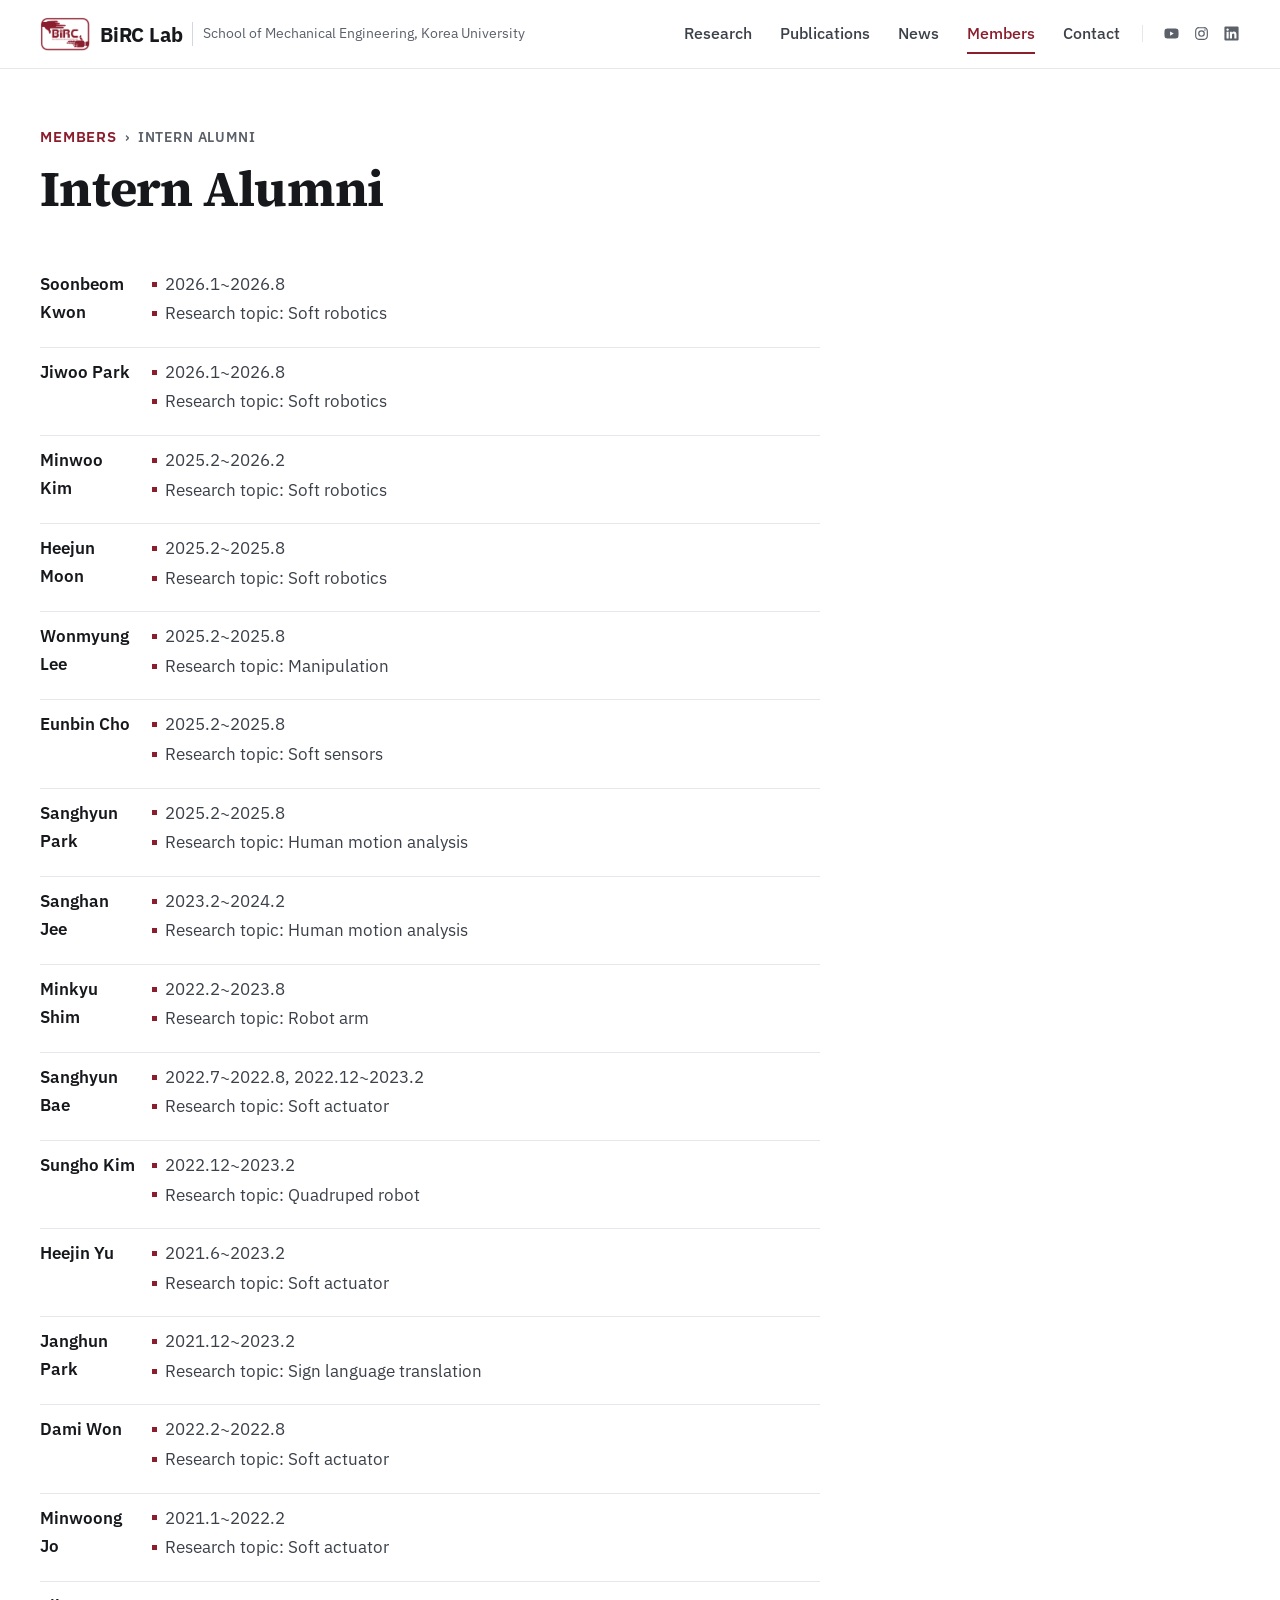
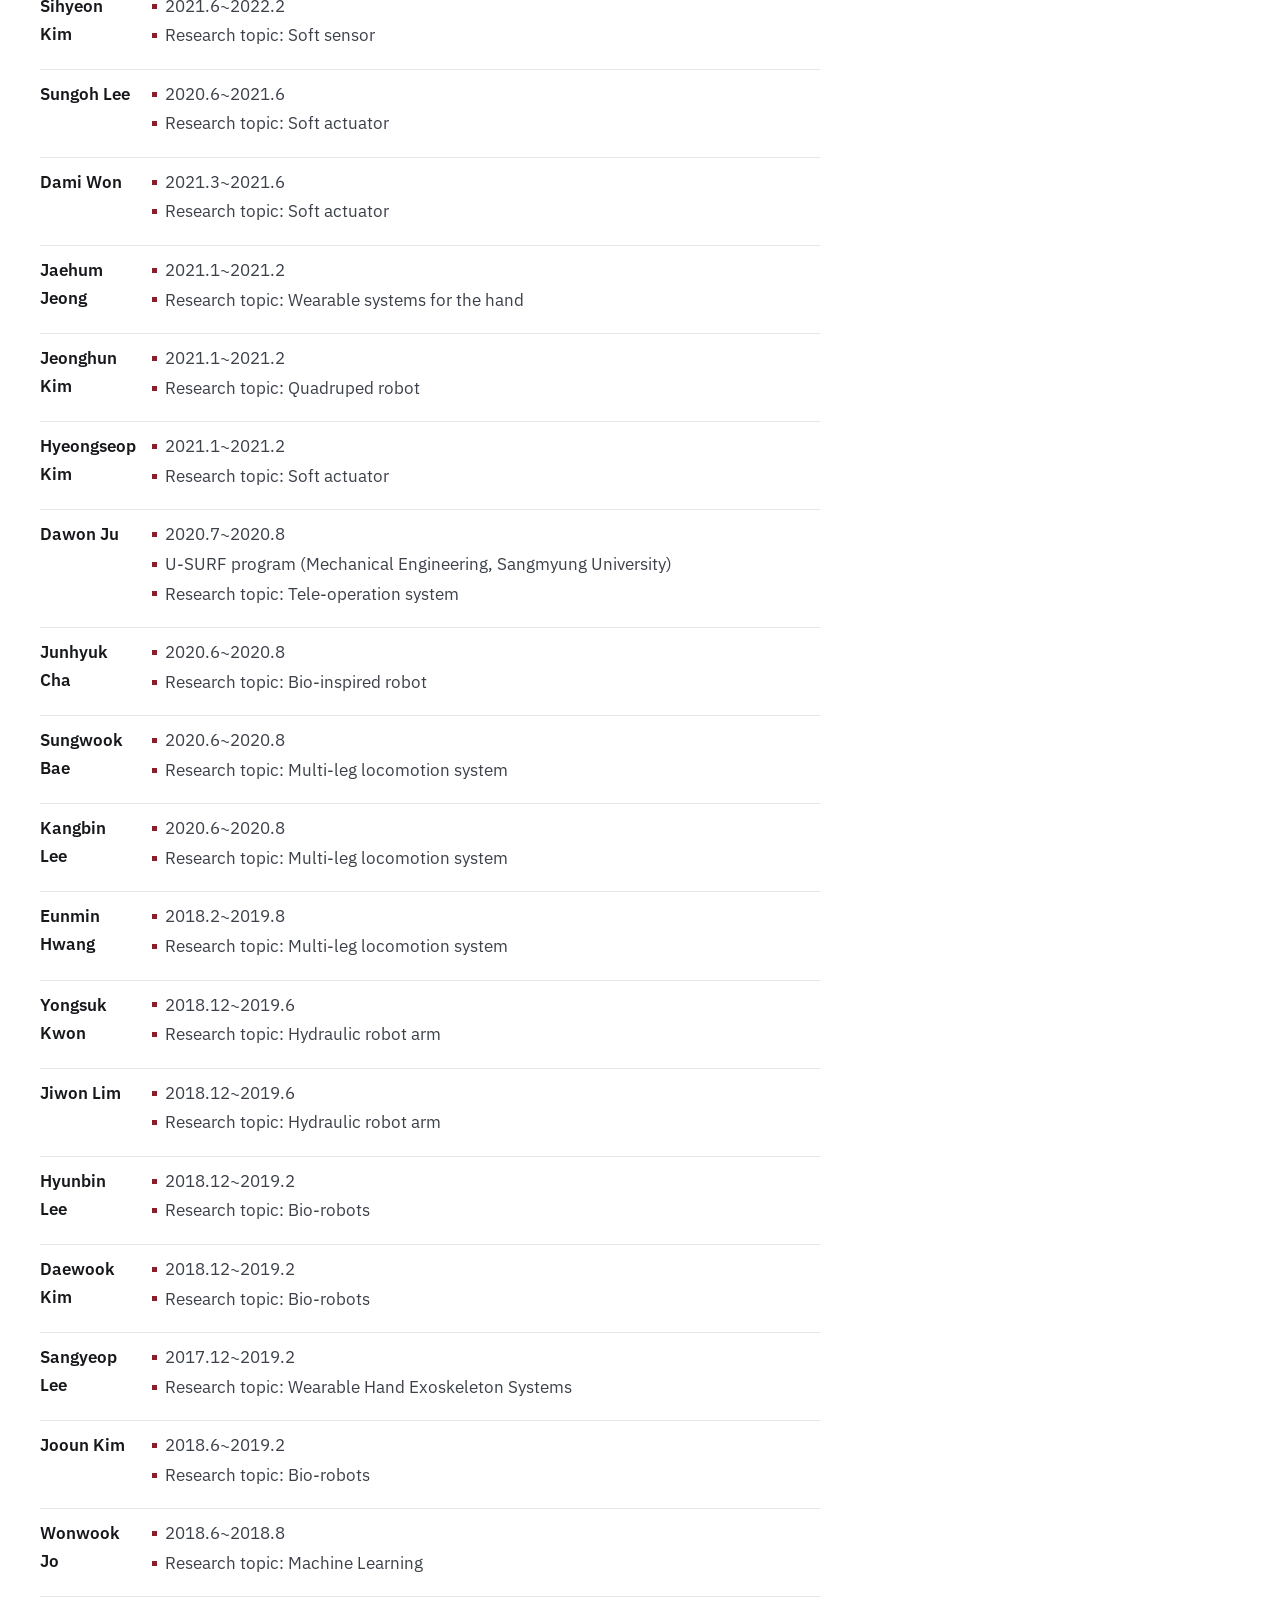
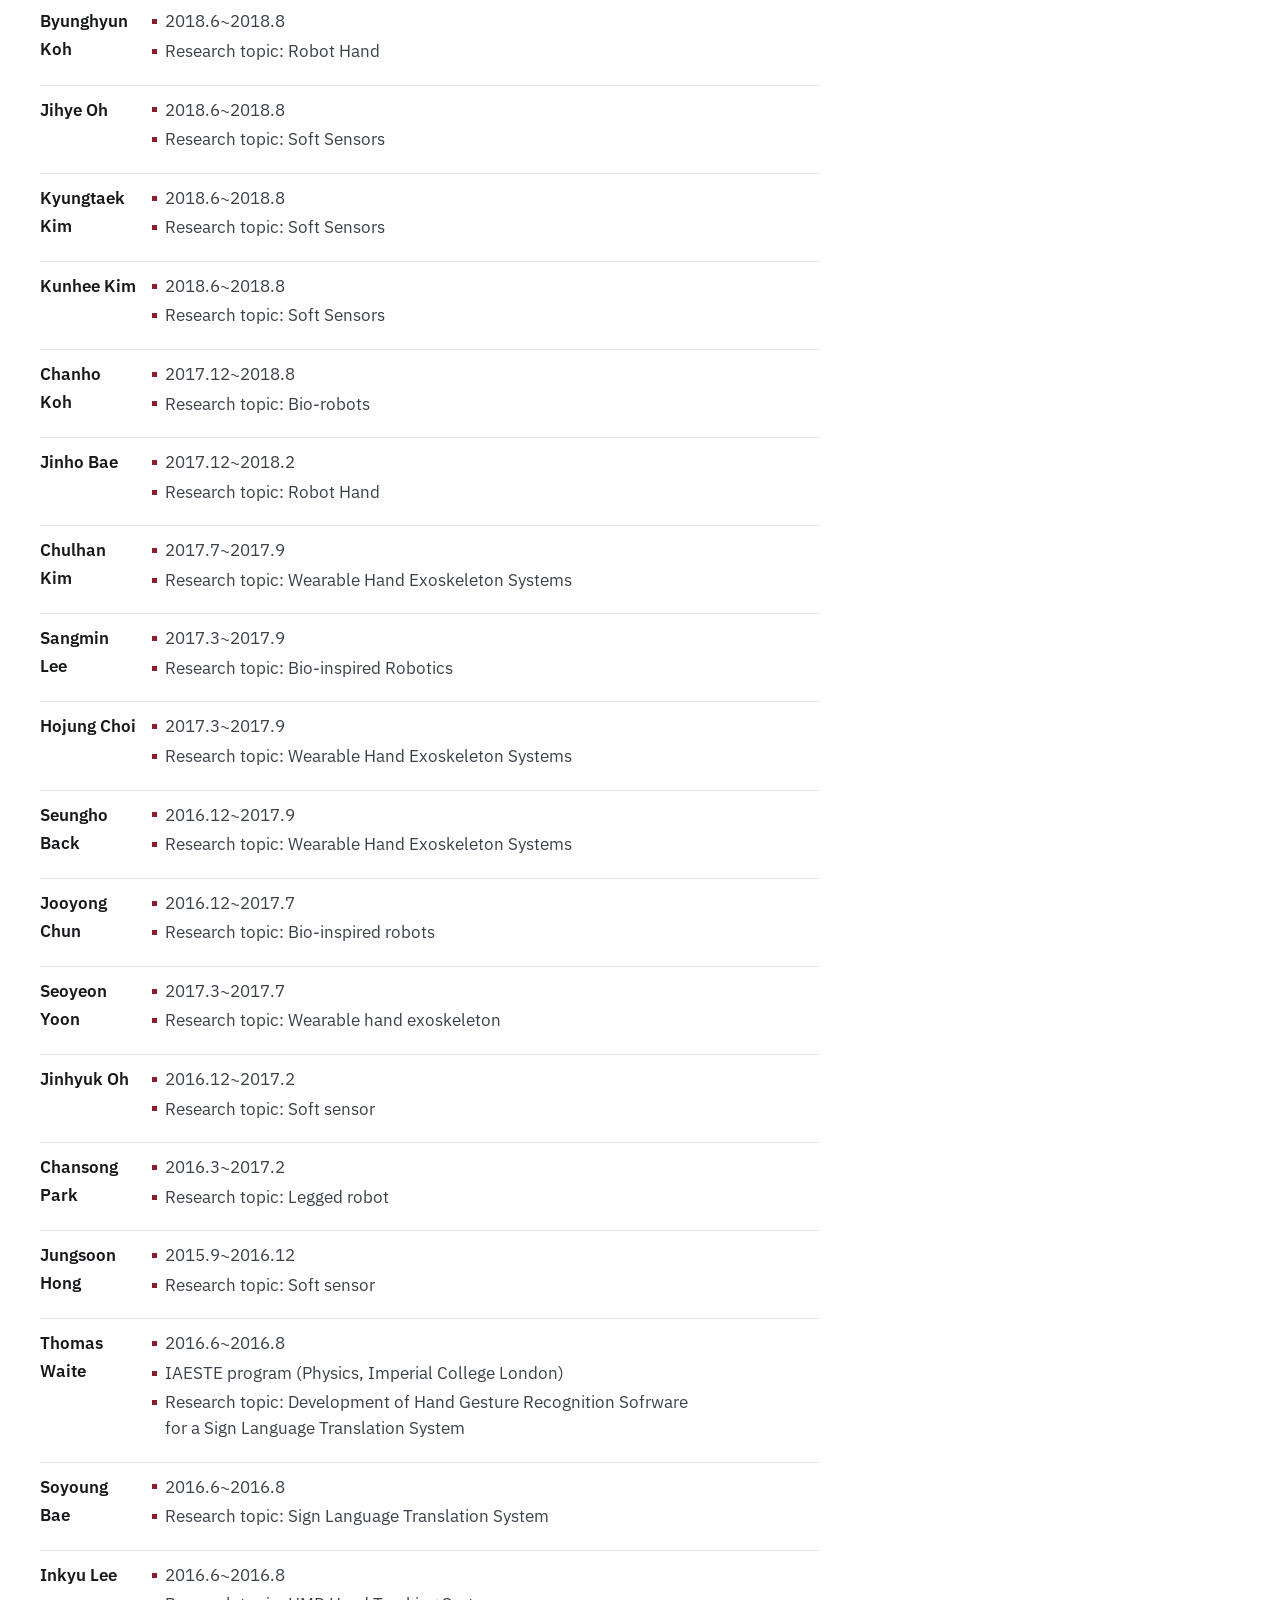
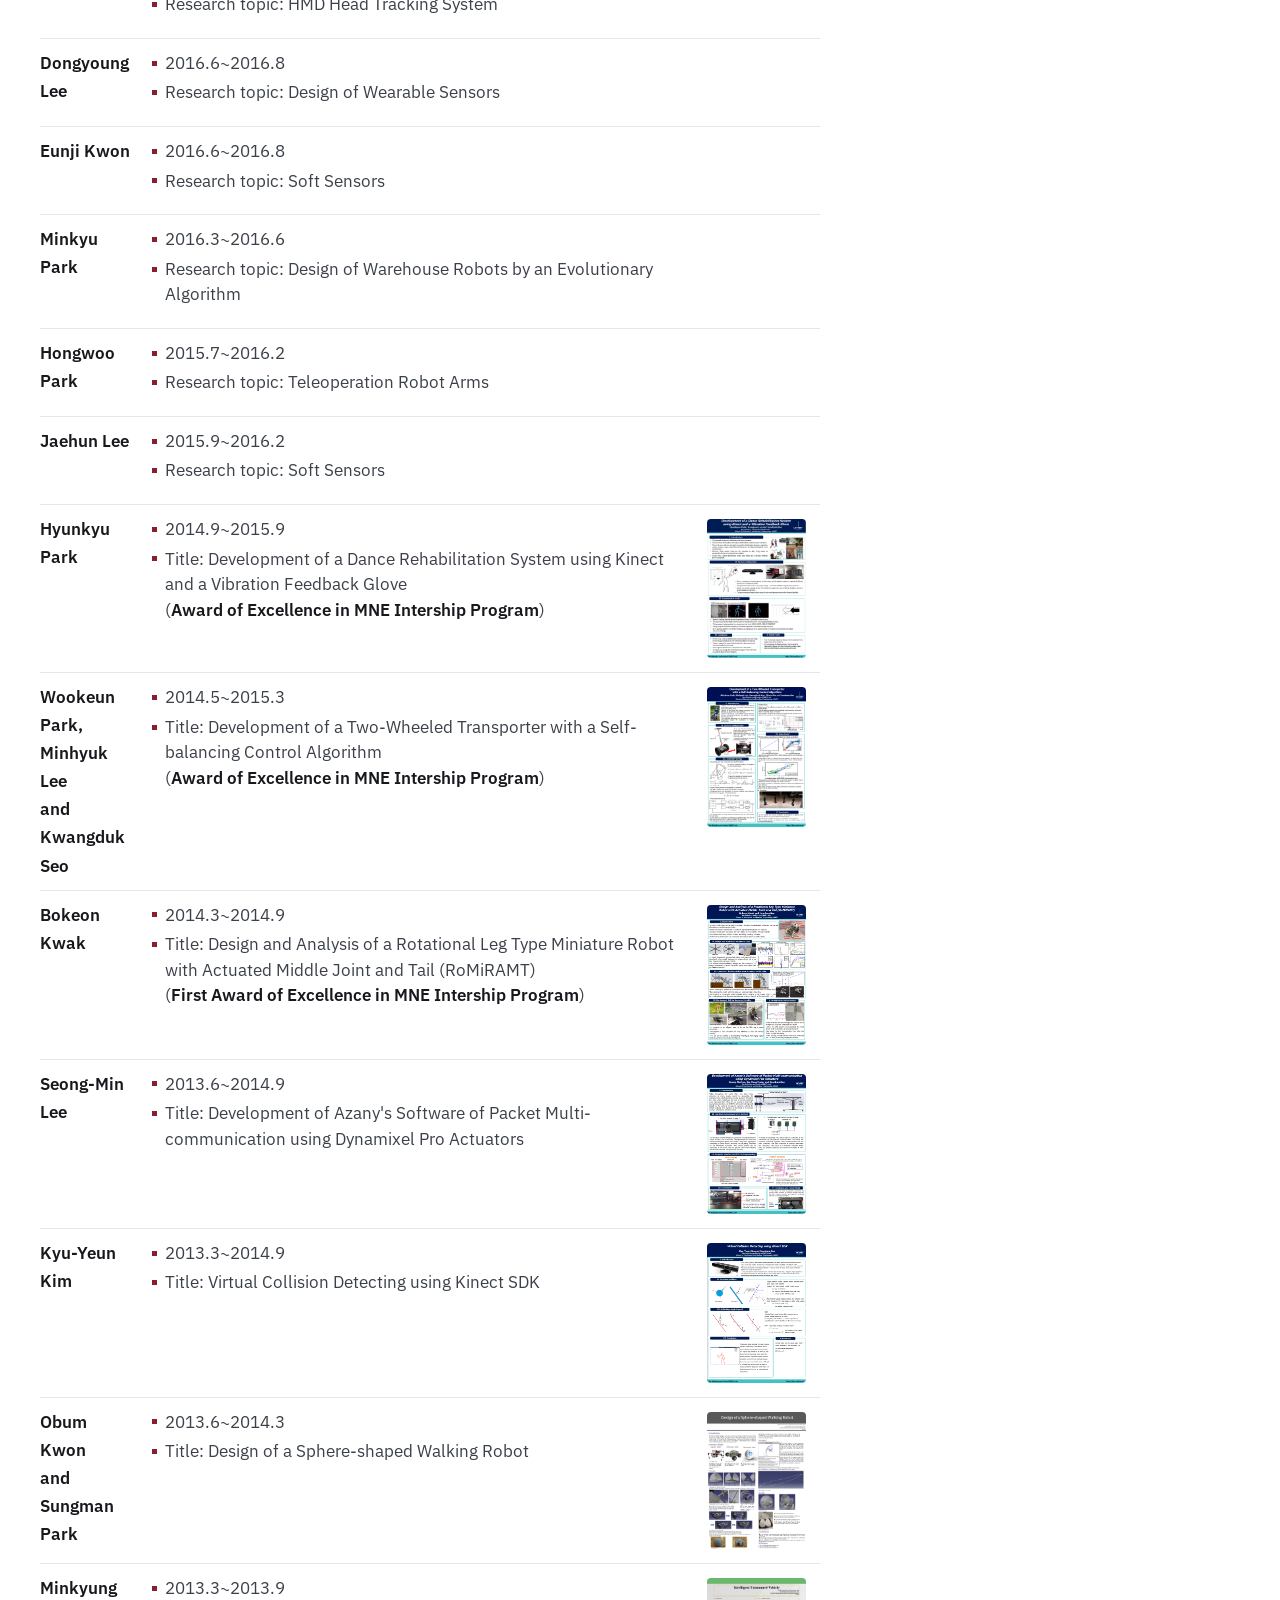
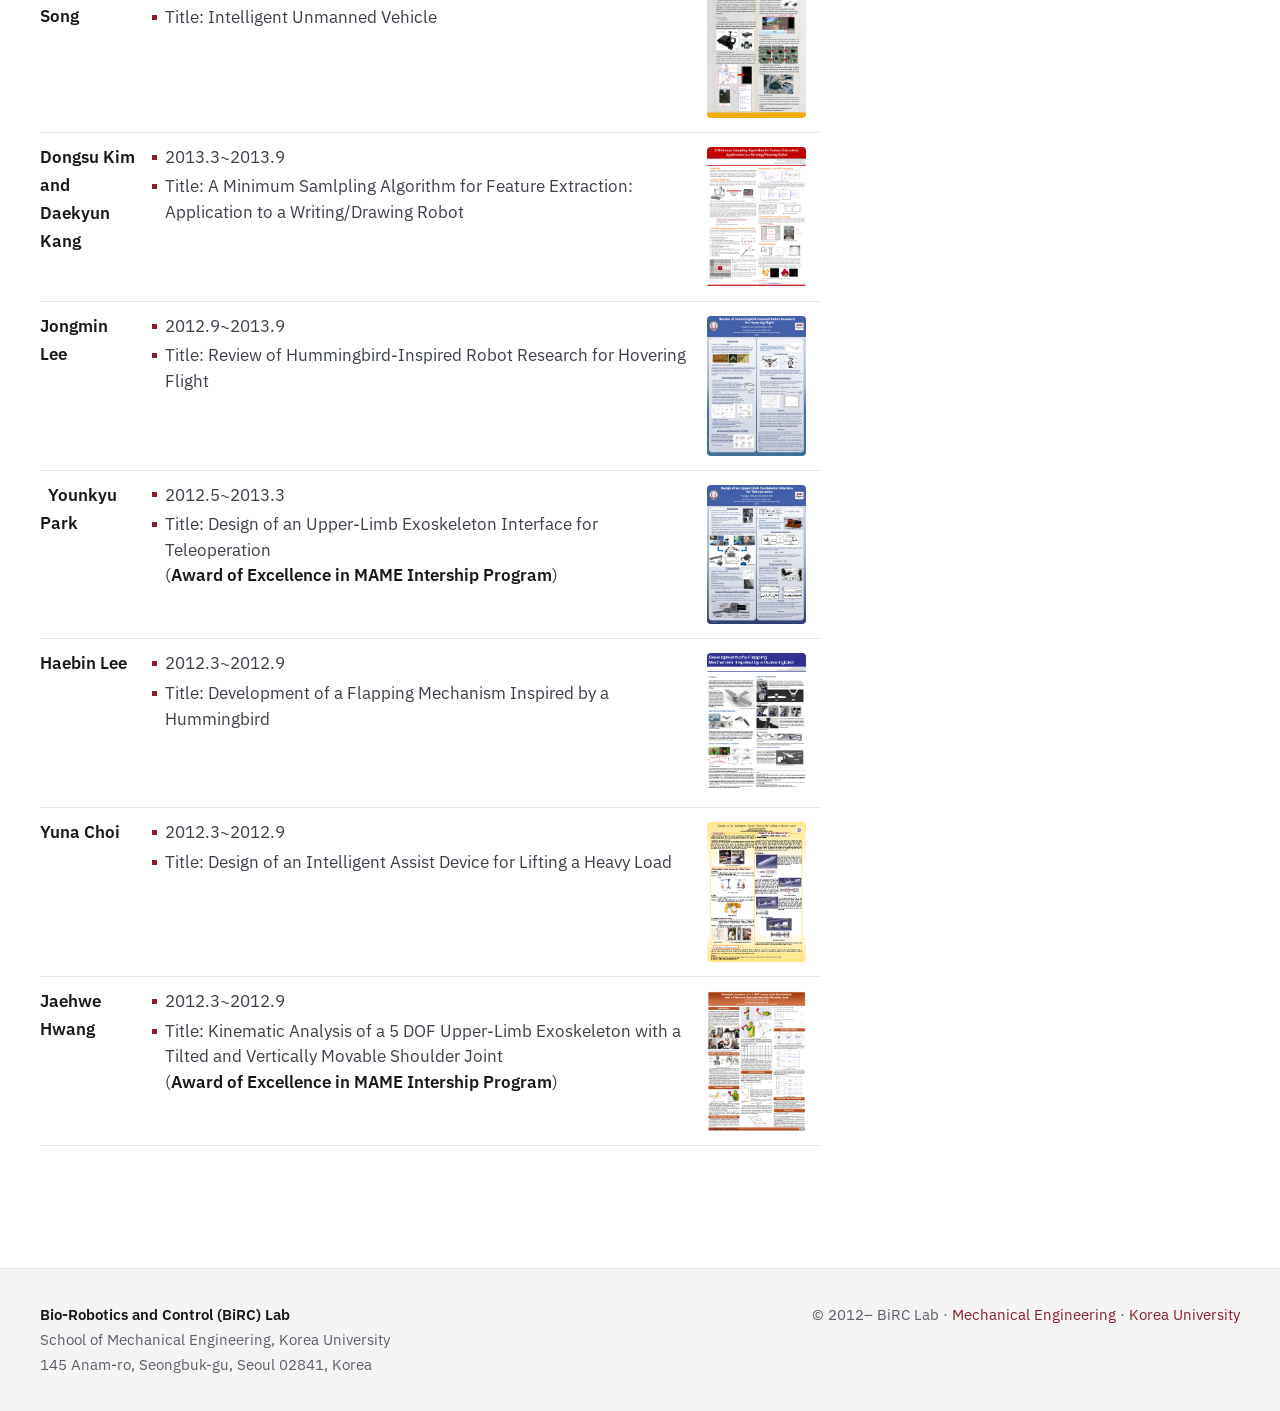
<file: intern_alumni.html>
<!DOCTYPE html>
<html lang="en">
<head>
<meta charset="utf-8">
<meta name="viewport" content="width=device-width, initial-scale=1">
<title>Intern Alumni &middot; BiRC Lab</title>
<meta name="description" content="Intern Alumni - BiRC Lab.">
<link rel="preload" href="fonts/ibm-plex-sans-latin-var.woff2" as="font" type="font/woff2" crossorigin>
<link rel="preload" href="fonts/source-serif-4-latin-var.woff2" as="font" type="font/woff2" crossorigin>
<link rel="stylesheet" href="css/birc.css?v=22">
<link rel="icon" href="favicon.ico?v=2" sizes="any">
<link rel="icon" type="image/png" href="images/favicon-32.png?v=2" sizes="32x32">
<link rel="apple-touch-icon" href="images/apple-touch-icon.png?v=2">
</head>
<body>


<header class="site-head">
  <div class="wrap nav">
    <a class="brand" href="index.html" aria-label="BiRC Lab home"><img class="lg" src="images/birc_logo_crimson.png" alt="" width="50" height="34"><b>BiRC Lab</b><small><span class="dept">School of Mechanical Engineering, </span>Korea University</small></a>
    <div class="nav-right">
      <nav class="menu" aria-label="Main">
        <a href="research.html">Research</a><a href="publications.html">Publications</a><a href="news.html">News</a><a href="members.html" class="active" aria-current="page">Members</a><a href="contact.html">Contact</a>
      </nav>
      <span class="socials"><a href="https://www.youtube.com/@joonbumbae8228" target="_blank" rel="noopener" aria-label="YouTube" title="YouTube"><svg viewBox="0 0 24 24" aria-hidden="true"><path d="M21.6 7.2a2.5 2.5 0 00-1.8-1.8C18.2 5 12 5 12 5s-6.2 0-7.8.4A2.5 2.5 0 002.4 7.2 26 26 0 002 12a26 26 0 00.4 4.8 2.5 2.5 0 001.8 1.8c1.6.4 7.8.4 7.8.4s6.2 0 7.8-.4a2.5 2.5 0 001.8-1.8A26 26 0 0022 12a26 26 0 00-.4-4.8zM10 15V9l5.2 3z"/></svg></a><a href="https://www.instagram.com/prof_bae_birc" target="_blank" rel="noopener" aria-label="Instagram" title="Instagram"><svg viewBox="0 0 24 24" aria-hidden="true"><path d="M12 7.3A4.7 4.7 0 1016.7 12 4.7 4.7 0 0012 7.3zm0 7.7a3 3 0 113-3 3 3 0 01-3 3zm4.9-9a1.1 1.1 0 101.1 1.1A1.1 1.1 0 0016.9 6zM21 8.3a5.5 5.5 0 00-1.5-3.8A5.5 5.5 0 0015.7 3C14.2 3 9.8 3 8.3 3a5.5 5.5 0 00-3.8 1.5A5.5 5.5 0 003 8.3C3 9.8 3 14.2 3 15.7a5.5 5.5 0 001.5 3.8A5.5 5.5 0 008.3 21c1.5.1 5.9.1 7.4 0a5.5 5.5 0 003.8-1.5 5.5 5.5 0 001.5-3.8c.1-1.5.1-5.9 0-7.4zm-2 9.1a3 3 0 01-1.7 1.7c-1.2.5-3.9.4-5.3.4s-4.1.1-5.3-.4A3 3 0 015 17.4c-.5-1.2-.4-3.9-.4-5.4s-.1-4.1.4-5.3A3 3 0 016.7 5c1.2-.5 3.9-.4 5.3-.4s4.1-.1 5.3.4A3 3 0 0119 6.7c.5 1.2.4 3.9.4 5.3s.1 4.2-.4 5.4z"/></svg></a><a href="https://www.linkedin.com/in/joonbum-bae-62603638" target="_blank" rel="noopener" aria-label="LinkedIn" title="LinkedIn"><svg viewBox="0 0 24 24" aria-hidden="true"><path d="M20.4 2H3.6A1.6 1.6 0 002 3.6v16.8A1.6 1.6 0 003.6 22h16.8a1.6 1.6 0 001.6-1.6V3.6A1.6 1.6 0 0020.4 2zM8 19H5V9.5h3zM6.5 8.2A1.7 1.7 0 118.2 6.5a1.7 1.7 0 01-1.7 1.7zM19 19h-3v-4.6c0-1.1 0-2.5-1.5-2.5S12.7 13 12.7 14.3V19h-3V9.5h2.8v1.3h.1a3.1 3.1 0 012.8-1.5c3 0 3.6 2 3.6 4.6z"/></svg></a></span>
      <button class="burger" type="button" aria-label="Menu" aria-expanded="false" aria-controls="mob"><span></span><span></span><span></span></button>
    </div>
  </div>
  <nav class="mobile" id="mob" aria-label="Main" hidden>
    <a href="research.html">Research</a><a href="publications.html">Publications</a><a href="news.html">News</a><a href="members.html" class="active" aria-current="page">Members</a><a href="contact.html">Contact</a>
    <span class="socials"><a href="https://www.youtube.com/@joonbumbae8228" target="_blank" rel="noopener" aria-label="YouTube" title="YouTube"><svg viewBox="0 0 24 24" aria-hidden="true"><path d="M21.6 7.2a2.5 2.5 0 00-1.8-1.8C18.2 5 12 5 12 5s-6.2 0-7.8.4A2.5 2.5 0 002.4 7.2 26 26 0 002 12a26 26 0 00.4 4.8 2.5 2.5 0 001.8 1.8c1.6.4 7.8.4 7.8.4s6.2 0 7.8-.4a2.5 2.5 0 001.8-1.8A26 26 0 0022 12a26 26 0 00-.4-4.8zM10 15V9l5.2 3z"/></svg></a><a href="https://www.instagram.com/prof_bae_birc" target="_blank" rel="noopener" aria-label="Instagram" title="Instagram"><svg viewBox="0 0 24 24" aria-hidden="true"><path d="M12 7.3A4.7 4.7 0 1016.7 12 4.7 4.7 0 0012 7.3zm0 7.7a3 3 0 113-3 3 3 0 01-3 3zm4.9-9a1.1 1.1 0 101.1 1.1A1.1 1.1 0 0016.9 6zM21 8.3a5.5 5.5 0 00-1.5-3.8A5.5 5.5 0 0015.7 3C14.2 3 9.8 3 8.3 3a5.5 5.5 0 00-3.8 1.5A5.5 5.5 0 003 8.3C3 9.8 3 14.2 3 15.7a5.5 5.5 0 001.5 3.8A5.5 5.5 0 008.3 21c1.5.1 5.9.1 7.4 0a5.5 5.5 0 003.8-1.5 5.5 5.5 0 001.5-3.8c.1-1.5.1-5.9 0-7.4zm-2 9.1a3 3 0 01-1.7 1.7c-1.2.5-3.9.4-5.3.4s-4.1.1-5.3-.4A3 3 0 015 17.4c-.5-1.2-.4-3.9-.4-5.4s-.1-4.1.4-5.3A3 3 0 016.7 5c1.2-.5 3.9-.4 5.3-.4s4.1-.1 5.3.4A3 3 0 0119 6.7c.5 1.2.4 3.9.4 5.3s.1 4.2-.4 5.4z"/></svg></a><a href="https://www.linkedin.com/in/joonbum-bae-62603638" target="_blank" rel="noopener" aria-label="LinkedIn" title="LinkedIn"><svg viewBox="0 0 24 24" aria-hidden="true"><path d="M20.4 2H3.6A1.6 1.6 0 002 3.6v16.8A1.6 1.6 0 003.6 22h16.8a1.6 1.6 0 001.6-1.6V3.6A1.6 1.6 0 0020.4 2zM8 19H5V9.5h3zM6.5 8.2A1.7 1.7 0 118.2 6.5a1.7 1.7 0 01-1.7 1.7zM19 19h-3v-4.6c0-1.1 0-2.5-1.5-2.5S12.7 13 12.7 14.3V19h-3V9.5h2.8v1.3h.1a3.1 3.1 0 012.8-1.5c3 0 3.6 2 3.6 4.6z"/></svg></a></span>
  </nav>
</header>
<section class="page-head"><div class="crumb"><a href="members.html">Members</a> <span class="sep">&rsaquo;</span> <span class="cur">Intern Alumni</span></div>
<h1>Intern <span class="g">Alumni</span></h1></section>
<section class="section wrap"><div class="content alumni">
 <div id="left_content">
<ul>
<ul>

<table>


<tr>
<td>
<p><b>Soonbeom Kwon</b></p>
</td>
<td>
<ul>
<li>2026.1~2026.8</li>
<li>Research topic: Soft robotics</li>
</ul>
</td>
</tr>
<tr>
<td>
<p><b>Jiwoo Park</b></p>
</td>
<td>
<ul>
<li>2026.1~2026.8</li>
<li>Research topic: Soft robotics</li>
</ul>
</td>
</tr>
<tr>
<td>
<p><b>Minwoo Kim</b></p>
</td>
<td>
<ul>
<li>2025.2~2026.2</li>
<li>Research topic: Soft robotics</li>
</ul>
</td>
</tr>
<tr>
<td>
<p><b>Heejun Moon</b></p>
</td>
<td>
<ul>
<li>2025.2~2025.8</li>
<li>Research topic: Soft robotics</li>
</ul>
</td>
</tr>
<tr>
<td>
<p><b>Wonmyung Lee</b></p>
</td>
<td>
<ul>
<li>2025.2~2025.8</li>
<li>Research topic: Manipulation</li>
</ul>
</td>
</tr>
<tr>
<td>
<p><b>Eunbin Cho</b></p>
</td>
<td>
<ul>
<li>2025.2~2025.8</li>
<li>Research topic: Soft sensors</li>
</ul>
</td>
</tr>
<tr>
<td>
<p><b>Sanghyun Park</b></p>
</td>
<td>
<ul>
<li>2025.2~2025.8</li>
<li>Research topic: Human motion analysis</li>
</ul>
</td>
</tr>
<tr>
<td>
<p><b>Sanghan Jee</b></p>
</td>
<td>
<ul>
<li>2023.2~2024.2</li>
<li>Research topic: Human motion analysis</li>
</ul>
</td>
</tr>
<tr>
<td>
<p><b>Minkyu Shim</b></p>
</td>
<td>
<ul>
<li>2022.2~2023.8</li>
<li>Research topic: Robot arm</li>
</ul>
</td>
</tr>
<tr>
<td>
<p><b>Sanghyun Bae</b></p>
</td>
<td>
<ul>
<li>2022.7~2022.8, 2022.12~2023.2</li>
<li>Research topic: Soft actuator</li>
</ul>
</td>
</tr>
<tr>
<td>
<p><b>Sungho Kim</b></p>
</td>
<td>
<ul>
<li>2022.12~2023.2</li>
<li>Research topic: Quadruped robot</li>
</ul>
</td>
</tr>
<td>
<p><b>Heejin Yu</b></p>
</td>
<td>
<ul>
<li>2021.6~2023.2</li>
<li>Research topic: Soft actuator</li>
</ul>
</td>
<tr>
<td>
<p><b>Janghun Park</b></p>
</td>
<td>
<ul>
<li>2021.12~2023.2</li>
<li>Research topic: Sign language translation</li>
</ul>
</td>
</tr>
<tr>
<td>
<p><b>Dami Won</b></p>
</td>
<td>
<ul>
<li>2022.2~2022.8</li>
<li>Research topic: Soft actuator</li>
</ul>
</td>
</tr>
<tr>
<td>
<p><b>Minwoong Jo</b></p>
</td>
<td>
<ul>
<li>2021.1~2022.2</li>
<li>Research topic: Soft actuator</li>
</ul>
</td>
</tr>
<tr>
<td>
<p><b>Sihyeon Kim</b></p>
</td>
<td>
<ul>
<li>2021.6~2022.2</li>
<li>Research topic: Soft sensor</li>
</ul>
</td>
</tr>
<tr>
<td>
<p><b>Sungoh Lee</b></p>
</td>
<td>
<ul>
<li>2020.6~2021.6</li>
<li>Research topic: Soft actuator</li>
</ul>
</td>
</tr>
<tr>
<td>
<p><b>Dami Won</b></p>
</td>
<td>
<ul>
<li>2021.3~2021.6</li>
<li>Research topic: Soft actuator</li>
</ul>
</td>
</tr>
<tr>
<td>
<p><b>Jaehum Jeong</b></p>
</td>
<td>
<ul>
<li>2021.1~2021.2</li>
<li>Research topic: Wearable systems for the hand</li>
</ul>
</td>
</tr>
<tr>
<td>
<p><b>Jeonghun Kim</b></p>
</td>
<td>
<ul>
<li>2021.1~2021.2</li>
<li>Research topic: Quadruped robot</li>
</ul>
</td>
</tr>
<tr>
<td>
<p><b>Hyeongseop Kim</b></p>
</td>
<td>
<ul>
<li>2021.1~2021.2</li>
<li>Research topic: Soft actuator</li>
</ul>
</td>
</tr>
<tr>
<td>
<p><b>Dawon Ju</b></p>
</td>
<td>
<ul>
<li>2020.7~2020.8</li>
<li>U-SURF program (Mechanical Engineering, Sangmyung University)</li>
<li>Research topic: Tele-operation system</li>
</ul>
</td>
</tr>
<tr>
<td>
<p><b>Junhyuk Cha</b></p>
</td>
<td>
<ul>
<li>2020.6~2020.8</li>
<li>Research topic: Bio-inspired robot</li>
</ul>
</td>
</tr>
<tr>
<td>
<p><b>Sungwook Bae</b></p>
</td>
<td>
<ul>
<li>2020.6~2020.8</li>
<li>Research topic: Multi-leg locomotion system</li>
</ul>
</td>
</tr>
<tr>
<td>
<p><b>Kangbin Lee</b></p>
</td>
<td>
<ul>
<li>2020.6~2020.8</li>
<li>Research topic: Multi-leg locomotion system</li>
</ul>
</td>
</tr>
<tr>
<td>
<p><b>Eunmin Hwang</b></p>
</td>
<td>
<ul>
<li>2018.2~2019.8</li>
<li>Research topic: Multi-leg locomotion system</li>
</ul>
</td>
</tr>
<tr>
<td>
<p><b>Yongsuk Kwon</b></p>
</td>
<td>
<ul>
<li>2018.12~2019.6</li>
<li>Research topic: Hydraulic robot arm</li>
</ul>
</td>
</tr>
<tr>
<td>
<p><b>Jiwon Lim</b></p>
</td>
<td>
<ul>
<li>2018.12~2019.6</li>
<li>Research topic: Hydraulic robot arm</li>
</ul>
</td>
</tr>
<tr>
<td>
<p><b>Hyunbin Lee</b></p>
</td>
<td>
<ul>
<li>2018.12~2019.2</li>
<li>Research topic: Bio-robots</li>
</ul>
</td>
</tr>
<tr>
<td>
<p><b>Daewook Kim</b></p>
</td>
<td>
<ul>
<li>2018.12~2019.2</li>
<li>Research topic: Bio-robots</li>
</ul>
</td>
</tr>
<tr>
<td>
<p><b>Sangyeop Lee</b></p>
</td>
<td>
<ul>
<li>2017.12~2019.2</li>
<li>Research topic: Wearable Hand Exoskeleton Systems</li>
</ul>
</td>
</tr>
<tr>
<td>
<p><b>Jooun Kim</b></p>
</td>
<td>
<ul>
<li>2018.6~2019.2</li>
<li>Research topic: Bio-robots</li>
</ul>
</td>
</tr>
<tr>
<td>
<p><b>Wonwook Jo</b></p>
</td>
<td>
<ul>
<li>2018.6~2018.8</li>
<li>Research topic: Machine Learning</li>
</ul>
</td>
</tr>
<tr>
<td>
<p><b>Byunghyun Koh</b></p>
</td>
<td>
<ul>
<li>2018.6~2018.8</li>
<li>Research topic: Robot Hand</li>
</ul>
</td>
</tr>
<tr>
<td>
<p><b>Jihye Oh</b></p>
</td>
<td>
<ul>
<li>2018.6~2018.8</li>
<li>Research topic: Soft Sensors</li>
</ul>
</td>
</tr>
<tr>
<td>
<p><b>Kyungtaek Kim</b></p>
</td>
<td>
<ul>
<li>2018.6~2018.8</li>
<li>Research topic: Soft Sensors</li>
</ul>
</td>
</tr>
<tr>
<td>
<p><b>Kunhee Kim</b></p>
</td>
<td>
<ul>
<li>2018.6~2018.8</li>
<li>Research topic: Soft Sensors</li>
</ul>
</td>
</tr>
<tr>
<td>
<p><b>Chanho Koh</b></p>
</td>
<td>
<ul>
<li>2017.12~2018.8</li>
<li>Research topic: Bio-robots</li>
</ul>
</td>
</tr>
<tr>
<td>
<p><b>Jinho Bae</b></p>
</td>
<td>
<ul>
<li>2017.12~2018.2</li>
<li>Research topic: Robot Hand</li>
</ul>
</td>
</tr>
<tr>
<td>
<p><b>Chulhan Kim</b></p>
</td>
<td>
<ul>
<li>2017.7~2017.9</li>
<li>Research topic: Wearable Hand Exoskeleton Systems</li>
</ul>
</td>
</tr>
<tr>
<td>
<p><b>Sangmin Lee</b></p>
</td>
<td>
<ul>
<li>2017.3~2017.9</li>
<li>Research topic: Bio-inspired Robotics</li>
</ul>
</td>
</tr>
<tr>
<td>
<p><b>Hojung Choi</b></p>
</td>
<td>
<ul>
<li>2017.3~2017.9</li>
<li>Research topic: Wearable Hand Exoskeleton Systems</li>
</ul>
</td>
</tr>
<tr>
<td>
<p><b>Seungho Back</b></p>
</td>
<td>
<ul>
<li>2016.12~2017.9</li>
<li>Research topic: Wearable Hand Exoskeleton Systems</li>
</ul>
</td>
</tr>
<tr>
<td>
<p><b>Jooyong Chun</b></p>
</td>
<td>
<ul>
<li>2016.12~2017.7</li>
<li>Research topic: Bio-inspired robots</li>
</ul>
</td>
</tr>
<tr>
<td>
<p><b>Seoyeon Yoon</b></p>
</td>
<td>
<ul>
<li>2017.3~2017.7</li>
<li>Research topic: Wearable hand exoskeleton</li>
</ul>
</td>
</tr>
<tr>
<td>
<p><b>Jinhyuk Oh</b></p>
</td>
<td>
<ul>
<li>2016.12~2017.2</li>
<li>Research topic: Soft sensor</li>
</ul>
</td>
</tr>
<tr>
<td>
<p><b>Chansong Park</b></p>
</td>
<td>
<ul>
<li>2016.3~2017.2</li>
<li>Research topic: Legged robot</li>
</ul>
</td>
</tr>
<tr>
<td>
<p><b>Jungsoon Hong</b></p>
</td>
<td>
<ul>
<li>2015.9~2016.12</li>
<li>Research topic: Soft sensor</li>
</ul>
</td>
</tr>
<tr>
<td>
<p><b>Thomas Waite</b></p>
</td>
<td>
<ul>
<li>2016.6~2016.8</li>
<li>IAESTE program (Physics, Imperial College London)</li>
<li>Research topic: Development of Hand Gesture Recognition Sofrware for a Sign Language Translation System</li>
</ul>
</td>
</tr>
<tr>
<td>
<p><b>Soyoung Bae</b></p>
</td>
<td>
<ul>
<li>2016.6~2016.8</li>
<li>Research topic: Sign Language Translation System</li>
</ul>
</td>
</tr>
<tr>
<td>
<p><b>Inkyu Lee</b></p>
</td>
<td>
<ul>
<li>2016.6~2016.8</li>
<li>Research topic: HMD Head Tracking System</li>
</ul>
</td>
</tr>
<tr>
<td>
<p><b>Dongyoung Lee</b></p>
</td>
<td>
<ul>
<li>2016.6~2016.8</li>
<li>Research topic: Design of Wearable Sensors</li>
</ul>
</td>
</tr>
<tr>
<td>
<p><b>Eunji Kwon</b></p>
</td>
<td>
<ul>
<li>2016.6~2016.8</li>
<li>Research topic: Soft Sensors</li>
</ul>
</td>
</tr>
<tr>
<td>
<p><b>Minkyu Park</b></p>
</td>
<td>
<ul>
<li>2016.3~2016.6</li>
<li>Research topic: Design of Warehouse Robots by an Evolutionary Algorithm</li>
</ul>
</td>
</tr>
<tr>
<td>
<p><b>Hongwoo Park</b></p>
</td>
<td>
<ul>
<li>2015.7~2016.2</li>
<li>Research topic: Teleoperation Robot Arms</li>
</ul>
</td>
</tr>
<tr>
<td>
<p><b>Jaehun Lee</b></p>
</td>
<td>
<ul>
<li>2015.9~2016.2</li>
<li>Research topic: Soft Sensors</li>
</ul>
</td>
</tr>
<tr>
<td>
<p><b>Hyunkyu Park</b></p>
</td>
<td>
<ul>
<li>2014.9~2015.9</li>
<li>Title: Development of a Dance Rehabilitation System using Kinect and a Vibration Feedback Glove<br/>
(<b>Award of Excellence in MNE Intership Program</b>)</li>
</ul>
</td>
<td>
<p><img alt="201509_HPark.png" height="141" loading="lazy" src="images/201509_HPark.png" width="99"/></p>
</td>
</tr>
<tr>
<td>
<p><b>Wookeun Park,</b><b><br/>
Minhyuk Lee<br/>
and<br/>
Kwangduk Seo</b><br/>
</p>
</td>
<td>
<ul>
<li>2014.5~2015.3</li>
<li>Title: Development of a Two-Wheeled Transporter with a Self-balancing Control Algorithm<br/>
(<b>Award of Excellence in MNE Intership Program</b>)</li>
</ul>
</td>
<td>
<p><img alt="201503_WPark_MLee_KSeo.png" height="141" loading="lazy" src="images/201503_WPark_MLee_KSeo.png" width="99"/></p>
</td>
</tr>
<tr>
<td>
<p><b>Bokeon Kwak</b><br/>
</p>
</td>
<td>
<ul>
<li>2014.3~2014.9</li>
<li>Title: Design and Analysis of a Rotational Leg Type Miniature Robot with Actuated Middle Joint and Tail (RoMiRAMT)<br/>
(<b>First Award of Excellence in MNE Intership Program</b>)</li>
</ul>
</td>
<td>
<p><img alt="201409_BokeonKwak.png" height="141" loading="lazy" src="images/201409_BokeonKwak.png" width="99"/></p>
</td>
</tr>
<tr>
<td>
<p><b>Seong-Min Lee</b><br/>
</p>
</td>
<td>
<ul>
<li>2013.6~2014.9</li>
<li>Title: Development of Azany's Software of Packet Multi-communication using Dynamixel Pro Actuators</li>
</ul>
</td>
<td>
<p><img alt="201409_SeongMinLee.png" height="141" loading="lazy" src="images/201409_SeongMinLee.png" width="99"/></p>
</td>
</tr>
<tr>
<td>
<p><b>Kyu-Yeun Kim</b><br/>
</p>
</td>
<td>
<ul>
<li>2013.3~2014.9</li>
<li>Title: Virtual Collision Detecting using Kinect SDK</li>
</ul>
</td>
<td>
<p><img alt="201409_KyuYeunKim.png" height="141" loading="lazy" src="images/201409_KyuYeunKim.png" width="99"/></p>
</td>
</tr>
<tr>
<td>
<p><b>Obum Kwon<br/>
and<br/>
Sungman Park</b><br/>
</p>
</td>
<td>
<ul>
<li>2013.6~2014.3</li>
<li>Title: Design of a Sphere-shaped Walking Robot</li>
</ul>
</td>
<td>
<p><img alt="201403_O_Kwon_S_Park.png" height="141" loading="lazy" src="images/201403_O_Kwon_S_Park.png" width="99"/></p>
</td>
</tr>
<tr>
<td>
<p><b>Minkyung Song</b><br/>
</p>
</td>
<td>
<ul>
<li>2013.3~2013.9</li>
<li>Title: Intelligent Unmanned Vehicle</li>
</ul>
</td>
<td>
<p><img alt="201309_MinkyungSong.png" height="141" loading="lazy" src="images/201309_MinkyungSong.png" width="99"/></p>
</td>
</tr>
<tr>
<td>
<p><b>Dongsu Kim</b><br/>
<span><b>and</b></span><br/>
<span><b>Daekyun Kang</b></span><br/>
</p>
</td>
<td>
<ul>
<li>2013.3~2013.9</li>
<li>Title: A Minimum Samlpling Algorithm for Feature Extraction: Application to a Writing/Drawing Robot</li>
</ul>
</td>
<td>
<p><img alt="201309_DaekyumKang_DongsuKim.png" height="141" loading="lazy" src="images/201309_DaekyumKang_DongsuKim.png" width="99"/></p>
</td>
</tr>
<tr>
<td>
<p><b>Jongmin Lee</b><br/>
</p>
</td>
<td>
<ul>
<li>2012.9~2013.9</li>
<li>Title: Review of Hummingbird-Inspired Robot Research for Hovering Flight</li>
</ul>
</td>
<td>
<p><img alt="201309_JongminLee.png" height="141" loading="lazy" src="images/201309_JongminLee.png" width="99"/></p>
</td>
</tr>
<tr>
<td>
<p><b>  Younkyu Park</b><br/>
</p>
</td>
<td>
<ul>
<li>2012.5~2013.3</li>
<li>Title: Design of an Upper-Limb Exoskeleton Interface for Teleoperation<br/>
(<b>Award of Excellence in MAME Intership Program</b>)</li>
</ul>
</td>
<td>
<p><img alt="201303_YounkyuPark.png" height="141" loading="lazy" src="images/201303_YounkyuPark.png" width="99"/></p>
</td>
</tr>
<tr>
<td>
<p><b>Haebin Lee</b><br/>
</p>
</td>
<td>
<ul>
<li>2012.3~2012.9</li>
<li>Title: Development of a Flapping Mechanism Inspired by a Hummingbird</li>
</ul>
</td>
<td>
<p><img alt="201209_HabinLee.png" height="141" loading="lazy" src="images/201209_HabinLee.png" width="99"/></p>
</td>
</tr>
<tr>
<td>
<p><b>Yuna Choi</b><br/>
</p>
</td>
<td>
<ul>
<li>2012.3~2012.9</li>
<li>Title: Design of an Intelligent Assist Device for Lifting a Heavy Load</li>
</ul>
</td>
<td>
<p><img alt="201209_YunaChoi.png" height="141" loading="lazy" src="images/201209_YunaChoi.png" width="99"/></p>
</td>
</tr>
<tr>
<td>
<p><b>Jaehwe Hwang</b><br/>
</p>
</td>
<td>
<ul>
<li>2012.3~2012.9</li>
<li>Title: Kinematic Analysis of a 5 DOF Upper-Limb Exoskeleton with a Tilted and Vertically Movable Shoulder Joint<br/>
(<b>Award of Excellence in MAME Intership Program</b>)</li>
</ul>
</td>
<td>
<p><img alt="201209_JaehweHwang.png" height="141" loading="lazy" src="images/201209_JaehweHwang.png" width="99"/></p>
</td>
</tr>
</table>
</ul>
</ul>
</div></div></section>
<footer class="site-foot">
  <div class="wrap foot">
    <div><b>Bio-Robotics and Control (BiRC) Lab</b><br>School of Mechanical Engineering, Korea University<br>145 Anam-ro, Seongbuk-gu, Seoul 02841, Korea</div>
    <div>&copy; 2012&ndash; BiRC Lab &middot; <a href="https://me.korea.ac.kr/" target="_blank" rel="noopener">Mechanical Engineering</a> &middot; <a href="https://www.korea.ac.kr/" target="_blank" rel="noopener">Korea University</a></div>
  </div>
</footer>
<button id="toTop" type="button" aria-label="Back to top">&uarr; TOP</button>
<script src="js/site.js?v=21" defer></script>
</body>
</html>
</file>
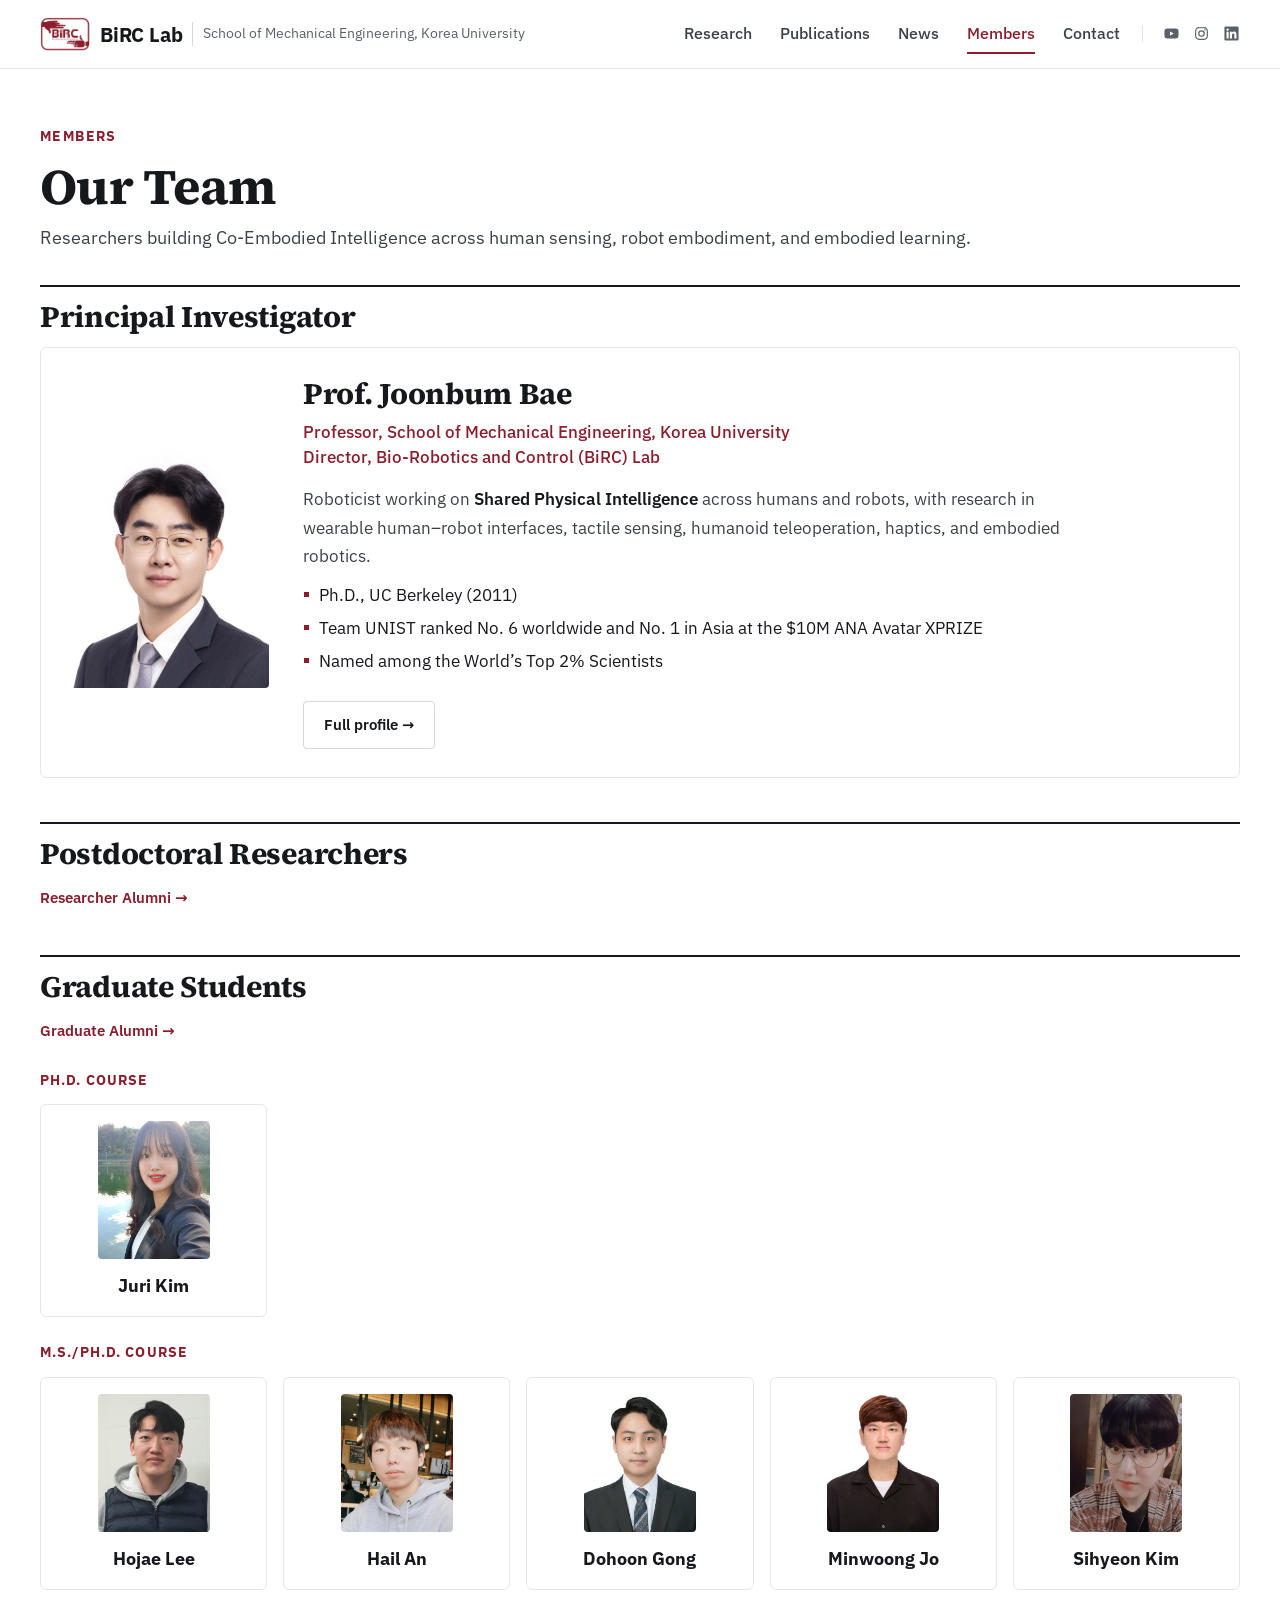
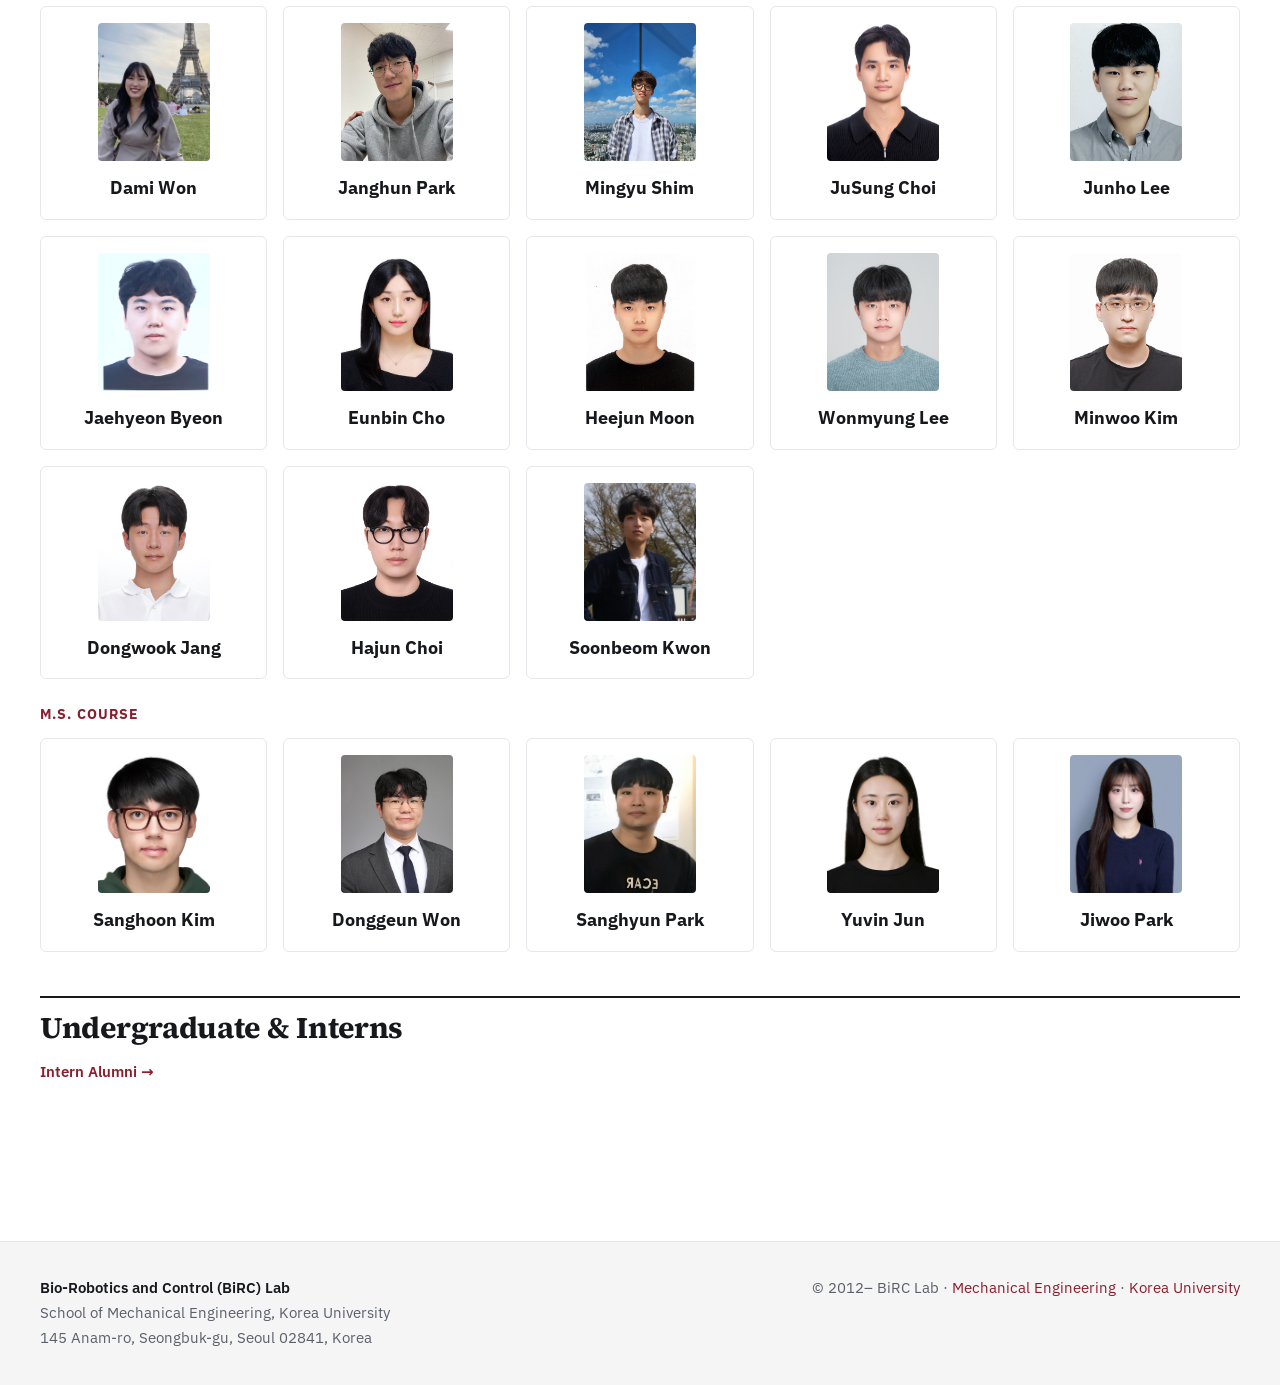
<file: members.html>
<!DOCTYPE html>
<html lang="en">
<head>
<meta charset="utf-8">
<meta name="viewport" content="width=device-width, initial-scale=1">
<title>Members &middot; BiRC Lab</title>
<meta name="description" content="BiRC Lab members.">
<link rel="preload" href="fonts/ibm-plex-sans-latin-var.woff2" as="font" type="font/woff2" crossorigin>
<link rel="preload" href="fonts/source-serif-4-latin-var.woff2" as="font" type="font/woff2" crossorigin>
<link rel="stylesheet" href="css/birc.css?v=22">
<link rel="icon" href="favicon.ico?v=2" sizes="any">
<link rel="icon" type="image/png" href="images/favicon-32.png?v=2" sizes="32x32">
<link rel="apple-touch-icon" href="images/apple-touch-icon.png?v=2">
</head>
<body>


<header class="site-head">
  <div class="wrap nav">
    <a class="brand" href="index.html" aria-label="BiRC Lab home"><img class="lg" src="images/birc_logo_crimson.png" alt="" width="50" height="34"><b>BiRC Lab</b><small><span class="dept">School of Mechanical Engineering, </span>Korea University</small></a>
    <div class="nav-right">
      <nav class="menu" aria-label="Main">
        <a href="research.html">Research</a><a href="publications.html">Publications</a><a href="news.html">News</a><a href="members.html" class="active" aria-current="page">Members</a><a href="contact.html">Contact</a>
      </nav>
      <span class="socials"><a href="https://www.youtube.com/@joonbumbae8228" target="_blank" rel="noopener" aria-label="YouTube" title="YouTube"><svg viewBox="0 0 24 24" aria-hidden="true"><path d="M21.6 7.2a2.5 2.5 0 00-1.8-1.8C18.2 5 12 5 12 5s-6.2 0-7.8.4A2.5 2.5 0 002.4 7.2 26 26 0 002 12a26 26 0 00.4 4.8 2.5 2.5 0 001.8 1.8c1.6.4 7.8.4 7.8.4s6.2 0 7.8-.4a2.5 2.5 0 001.8-1.8A26 26 0 0022 12a26 26 0 00-.4-4.8zM10 15V9l5.2 3z"/></svg></a><a href="https://www.instagram.com/prof_bae_birc" target="_blank" rel="noopener" aria-label="Instagram" title="Instagram"><svg viewBox="0 0 24 24" aria-hidden="true"><path d="M12 7.3A4.7 4.7 0 1016.7 12 4.7 4.7 0 0012 7.3zm0 7.7a3 3 0 113-3 3 3 0 01-3 3zm4.9-9a1.1 1.1 0 101.1 1.1A1.1 1.1 0 0016.9 6zM21 8.3a5.5 5.5 0 00-1.5-3.8A5.5 5.5 0 0015.7 3C14.2 3 9.8 3 8.3 3a5.5 5.5 0 00-3.8 1.5A5.5 5.5 0 003 8.3C3 9.8 3 14.2 3 15.7a5.5 5.5 0 001.5 3.8A5.5 5.5 0 008.3 21c1.5.1 5.9.1 7.4 0a5.5 5.5 0 003.8-1.5 5.5 5.5 0 001.5-3.8c.1-1.5.1-5.9 0-7.4zm-2 9.1a3 3 0 01-1.7 1.7c-1.2.5-3.9.4-5.3.4s-4.1.1-5.3-.4A3 3 0 015 17.4c-.5-1.2-.4-3.9-.4-5.4s-.1-4.1.4-5.3A3 3 0 016.7 5c1.2-.5 3.9-.4 5.3-.4s4.1-.1 5.3.4A3 3 0 0119 6.7c.5 1.2.4 3.9.4 5.3s.1 4.2-.4 5.4z"/></svg></a><a href="https://www.linkedin.com/in/joonbum-bae-62603638" target="_blank" rel="noopener" aria-label="LinkedIn" title="LinkedIn"><svg viewBox="0 0 24 24" aria-hidden="true"><path d="M20.4 2H3.6A1.6 1.6 0 002 3.6v16.8A1.6 1.6 0 003.6 22h16.8a1.6 1.6 0 001.6-1.6V3.6A1.6 1.6 0 0020.4 2zM8 19H5V9.5h3zM6.5 8.2A1.7 1.7 0 118.2 6.5a1.7 1.7 0 01-1.7 1.7zM19 19h-3v-4.6c0-1.1 0-2.5-1.5-2.5S12.7 13 12.7 14.3V19h-3V9.5h2.8v1.3h.1a3.1 3.1 0 012.8-1.5c3 0 3.6 2 3.6 4.6z"/></svg></a></span>
      <button class="burger" type="button" aria-label="Menu" aria-expanded="false" aria-controls="mob"><span></span><span></span><span></span></button>
    </div>
  </div>
  <nav class="mobile" id="mob" aria-label="Main" hidden>
    <a href="research.html">Research</a><a href="publications.html">Publications</a><a href="news.html">News</a><a href="members.html" class="active" aria-current="page">Members</a><a href="contact.html">Contact</a>
    <span class="socials"><a href="https://www.youtube.com/@joonbumbae8228" target="_blank" rel="noopener" aria-label="YouTube" title="YouTube"><svg viewBox="0 0 24 24" aria-hidden="true"><path d="M21.6 7.2a2.5 2.5 0 00-1.8-1.8C18.2 5 12 5 12 5s-6.2 0-7.8.4A2.5 2.5 0 002.4 7.2 26 26 0 002 12a26 26 0 00.4 4.8 2.5 2.5 0 001.8 1.8c1.6.4 7.8.4 7.8.4s6.2 0 7.8-.4a2.5 2.5 0 001.8-1.8A26 26 0 0022 12a26 26 0 00-.4-4.8zM10 15V9l5.2 3z"/></svg></a><a href="https://www.instagram.com/prof_bae_birc" target="_blank" rel="noopener" aria-label="Instagram" title="Instagram"><svg viewBox="0 0 24 24" aria-hidden="true"><path d="M12 7.3A4.7 4.7 0 1016.7 12 4.7 4.7 0 0012 7.3zm0 7.7a3 3 0 113-3 3 3 0 01-3 3zm4.9-9a1.1 1.1 0 101.1 1.1A1.1 1.1 0 0016.9 6zM21 8.3a5.5 5.5 0 00-1.5-3.8A5.5 5.5 0 0015.7 3C14.2 3 9.8 3 8.3 3a5.5 5.5 0 00-3.8 1.5A5.5 5.5 0 003 8.3C3 9.8 3 14.2 3 15.7a5.5 5.5 0 001.5 3.8A5.5 5.5 0 008.3 21c1.5.1 5.9.1 7.4 0a5.5 5.5 0 003.8-1.5 5.5 5.5 0 001.5-3.8c.1-1.5.1-5.9 0-7.4zm-2 9.1a3 3 0 01-1.7 1.7c-1.2.5-3.9.4-5.3.4s-4.1.1-5.3-.4A3 3 0 015 17.4c-.5-1.2-.4-3.9-.4-5.4s-.1-4.1.4-5.3A3 3 0 016.7 5c1.2-.5 3.9-.4 5.3-.4s4.1-.1 5.3.4A3 3 0 0119 6.7c.5 1.2.4 3.9.4 5.3s.1 4.2-.4 5.4z"/></svg></a><a href="https://www.linkedin.com/in/joonbum-bae-62603638" target="_blank" rel="noopener" aria-label="LinkedIn" title="LinkedIn"><svg viewBox="0 0 24 24" aria-hidden="true"><path d="M20.4 2H3.6A1.6 1.6 0 002 3.6v16.8A1.6 1.6 0 003.6 22h16.8a1.6 1.6 0 001.6-1.6V3.6A1.6 1.6 0 0020.4 2zM8 19H5V9.5h3zM6.5 8.2A1.7 1.7 0 118.2 6.5a1.7 1.7 0 01-1.7 1.7zM19 19h-3v-4.6c0-1.1 0-2.5-1.5-2.5S12.7 13 12.7 14.3V19h-3V9.5h2.8v1.3h.1a3.1 3.1 0 012.8-1.5c3 0 3.6 2 3.6 4.6z"/></svg></a></span>
  </nav>
</header>
<section class="page-head"><span class="eyebrow">Members</span>
<h1>Our <span class="g">Team</span></h1>
<p>Researchers building Co-Embodied Intelligence across human sensing, robot embodiment, and embodied learning.</p></section>
<section class="section wrap"><div class="mgroup"><h2>Principal Investigator</h2>
<div class="pi-card"><img class="pi-photo" src="images/JB_card.jpg" alt="Prof. Joonbum Bae" width="600" height="750"><div class="pi-body"><h3 class="pi-name">Prof. Joonbum Bae</h3><p class="pi-role">Professor, School of Mechanical Engineering, Korea University<br>Director, Bio-Robotics and Control (BiRC) Lab</p><p class="pi-text">Roboticist working on <strong>Shared Physical Intelligence</strong> across humans and robots, with research in wearable human&ndash;robot interfaces, tactile sensing, humanoid teleoperation, haptics, and embodied robotics.</p><ul class="pi-facts"><li>Ph.D., UC Berkeley (2011)</li><li>Team UNIST ranked No. 6 worldwide and No. 1 in Asia at the $10M ANA Avatar XPRIZE</li><li>Named among the World&rsquo;s Top 2% Scientists</li></ul><a class="btn ghost" href="professor.html">Full profile &rarr;</a></div></div></div><div class="mgroup"><h2>Postdoctoral Researchers</h2><div class="alumni-link"><a href="researcher_alumni.html">Researcher Alumni &rarr;</a></div></div><div class="mgroup"><h2>Graduate Students</h2><div class="alumni-link"><a href="graduate_alumni.html">Graduate Alumni &rarr;</a></div><div class="course">Ph.D. Course</div><div class="mgrid"><div class="mcard"><img class="photo" loading="lazy" src="images/Juri Kim.jpg" alt="Juri Kim"><div class="nm">Juri Kim</div><div class="de"><div class="dline">B.S. in Mechanical Engineering, Myongji University, 2020.2.</div><div class="dline">M.S. in Mechanical Engineering, UNIST, 2022.8.</div><a class="mail" href="mailto:rlawnfl205@korea.com"><svg class="mail-ic" viewBox="0 0 24 24" aria-hidden="true"><rect x="3" y="5" width="18" height="14" rx="2"/><path d="M3.5 6.5l8.5 6.5 8.5-6.5"/></svg>rlawnfl205@korea.com</a></div></div></div><div class="course">M.S./Ph.D. Course</div><div class="mgrid"><div class="mcard"><img class="photo" loading="lazy" src="images/Hojae Lee.png" alt="Hojae Lee"><div class="nm">Hojae Lee</div><div class="de"><div class="dline">B.S. in Mechanical Engineering, Sejong University, 2020.2.</div><a class="mail" href="mailto:hoe8279@unist.ac.kr"><svg class="mail-ic" viewBox="0 0 24 24" aria-hidden="true"><rect x="3" y="5" width="18" height="14" rx="2"/><path d="M3.5 6.5l8.5 6.5 8.5-6.5"/></svg>hoe8279@unist.ac.kr</a></div></div><div class="mcard"><img class="photo" loading="lazy" src="images/Hail An.jpg" alt="Hail An"><div class="nm">Hail An</div><div class="de"><div class="dline">B.S. in Robot Engineering, Hanyang University (ERICA), 2021.2.</div><a class="mail" href="mailto:hailan@korea.ac.kr"><svg class="mail-ic" viewBox="0 0 24 24" aria-hidden="true"><rect x="3" y="5" width="18" height="14" rx="2"/><path d="M3.5 6.5l8.5 6.5 8.5-6.5"/></svg>hailan@korea.ac.kr</a></div></div><div class="mcard"><img class="photo" loading="lazy" src="images/Dohoon Gong.jpg" alt="Dohoon Gong"><div class="nm">Dohoon Gong</div><div class="de"><div class="dline">B.S. in Mechanical Engineering, Chonnam National University, 2022.2.</div><a class="mail" href="mailto:gongdoh@korea.ac.kr"><svg class="mail-ic" viewBox="0 0 24 24" aria-hidden="true"><rect x="3" y="5" width="18" height="14" rx="2"/><path d="M3.5 6.5l8.5 6.5 8.5-6.5"/></svg>gongdoh@korea.ac.kr</a></div></div><div class="mcard"><img class="photo" loading="lazy" src="images/Minwoong Jo.jpg" alt="Minwoong Jo"><div class="nm">Minwoong Jo</div><div class="de"><div class="dline">B.S. in Mechanical Engineering, UNIST, 2022.2.</div><a class="mail" href="mailto:jmw9912@korea.ac.kr"><svg class="mail-ic" viewBox="0 0 24 24" aria-hidden="true"><rect x="3" y="5" width="18" height="14" rx="2"/><path d="M3.5 6.5l8.5 6.5 8.5-6.5"/></svg>jmw9912@korea.ac.kr</a></div></div><div class="mcard"><img class="photo" loading="lazy" src="images/Sihyeon Kim.jpg" alt="Sihyeon Kim"><div class="nm">Sihyeon Kim</div><div class="de"><div class="dline">B.S. in Mechanical Engineering, UNIST, 2022.2.</div><a class="mail" href="mailto:tlgus7256@korea.ac.kr"><svg class="mail-ic" viewBox="0 0 24 24" aria-hidden="true"><rect x="3" y="5" width="18" height="14" rx="2"/><path d="M3.5 6.5l8.5 6.5 8.5-6.5"/></svg>tlgus7256@korea.ac.kr</a></div></div><div class="mcard"><img class="photo" loading="lazy" src="images/Dami Won.jpg" alt="Dami Won"><div class="nm">Dami Won</div><div class="de"><div class="dline">B.S. in Mechanical Engineering, UNIST, 2022.8.</div><a class="mail" href="mailto:wondami@korea.ac.kr"><svg class="mail-ic" viewBox="0 0 24 24" aria-hidden="true"><rect x="3" y="5" width="18" height="14" rx="2"/><path d="M3.5 6.5l8.5 6.5 8.5-6.5"/></svg>wondami@korea.ac.kr</a></div></div><div class="mcard"><img class="photo" loading="lazy" src="images/Janghun Park.jpg" alt="Janghun Park"><div class="nm">Janghun Park</div><div class="de"><div class="dline">B.S. in Mechanical Engineering, UNIST, 2023.2.</div><a class="mail" href="mailto:janghun@korea.ac.kr"><svg class="mail-ic" viewBox="0 0 24 24" aria-hidden="true"><rect x="3" y="5" width="18" height="14" rx="2"/><path d="M3.5 6.5l8.5 6.5 8.5-6.5"/></svg>janghun@korea.ac.kr</a></div></div><div class="mcard"><img class="photo" loading="lazy" src="images/Mingyu Shim.jpg" alt="Mingyu Shim"><div class="nm">Mingyu Shim</div><div class="de"><div class="dline">B.S. in Mechanical Engineering, UNIST, 2023.8.</div><a class="mail" href="mailto:mkshim00@korea.ac.kr"><svg class="mail-ic" viewBox="0 0 24 24" aria-hidden="true"><rect x="3" y="5" width="18" height="14" rx="2"/><path d="M3.5 6.5l8.5 6.5 8.5-6.5"/></svg>mkshim00@korea.ac.kr</a></div></div><div class="mcard"><img class="photo" loading="lazy" src="images/JuSung Choi.jpg" alt="JuSung Choi"><div class="nm">JuSung Choi</div><div class="de"><div class="dline">B.S. in Mechanical Engineering, UNIST, 2024.8.</div><a class="mail" href="mailto:shawn5834@korea.ac.kr"><svg class="mail-ic" viewBox="0 0 24 24" aria-hidden="true"><rect x="3" y="5" width="18" height="14" rx="2"/><path d="M3.5 6.5l8.5 6.5 8.5-6.5"/></svg>shawn5834@korea.ac.kr</a></div></div><div class="mcard"><img class="photo" loading="lazy" src="images/Junho Lee.jpg" alt="Junho Lee"><div class="nm">Junho Lee</div><div class="de"><div class="dline">B.S. in Mechanical Systems Engineering, Jeonbuk National University, 2025.8.</div><a class="mail" href="mailto:leejunho@korea.ac.kr"><svg class="mail-ic" viewBox="0 0 24 24" aria-hidden="true"><rect x="3" y="5" width="18" height="14" rx="2"/><path d="M3.5 6.5l8.5 6.5 8.5-6.5"/></svg>leejunho@korea.ac.kr</a></div></div><div class="mcard"><img class="photo" loading="lazy" src="images/Jaehyeon Byeon.jpg" alt="Jaehyeon Byeon"><div class="nm">Jaehyeon Byeon</div><div class="de"><div class="dline">B.S. in Mechanical Engineering, Korea University, 2026.2.</div><div class="dline">Started in M.S./B.S. program, 2025.9.</div><a class="mail" href="mailto:bjh9369@korea.ac.kr"><svg class="mail-ic" viewBox="0 0 24 24" aria-hidden="true"><rect x="3" y="5" width="18" height="14" rx="2"/><path d="M3.5 6.5l8.5 6.5 8.5-6.5"/></svg>bjh9369@korea.ac.kr</a></div></div><div class="mcard"><img class="photo" loading="lazy" src="images/Eunbin Cho.jpg" alt="Eunbin Cho"><div class="nm">Eunbin Cho</div><div class="de"><div class="dline">B.S. in Mechanical Engineering, Korea University, 2026.2.</div><div class="dline">Started in M.S./B.S. program, 2025.9.</div><a class="mail" href="mailto:choeunbin03@korea.ac.kr"><svg class="mail-ic" viewBox="0 0 24 24" aria-hidden="true"><rect x="3" y="5" width="18" height="14" rx="2"/><path d="M3.5 6.5l8.5 6.5 8.5-6.5"/></svg>choeunbin03@korea.ac.kr</a></div></div><div class="mcard"><img class="photo" loading="lazy" src="images/Heejun Moon.jpg" alt="Heejun Moon"><div class="nm">Heejun Moon</div><div class="de"><div class="dline">B.S. in Mechanical Engineering, Korea University, 2026.2.</div><div class="dline">Started in M.S./B.S. program, 2025.9.</div><a class="mail" href="mailto:gmlwns7543@korea.ac.kr"><svg class="mail-ic" viewBox="0 0 24 24" aria-hidden="true"><rect x="3" y="5" width="18" height="14" rx="2"/><path d="M3.5 6.5l8.5 6.5 8.5-6.5"/></svg>gmlwns7543@korea.ac.kr</a></div></div><div class="mcard"><img class="photo" loading="lazy" src="images/Wonmyung Lee.JPG" alt="Wonmyung Lee"><div class="nm">Wonmyung Lee</div><div class="de"><div class="dline">B.S. in Mechanical Engineering, Korea University, 2026.2.</div><div class="dline">Started in M.S./B.S. program, 2025.9.</div><a class="mail" href="mailto:wmlee00@korea.ac.kr"><svg class="mail-ic" viewBox="0 0 24 24" aria-hidden="true"><rect x="3" y="5" width="18" height="14" rx="2"/><path d="M3.5 6.5l8.5 6.5 8.5-6.5"/></svg>wmlee00@korea.ac.kr</a></div></div><div class="mcard"><img class="photo" loading="lazy" src="images/Minwoo Kim.jpg" alt="Minwoo Kim"><div class="nm">Minwoo Kim</div><div class="de"><div class="dline">B.S. in Mechanical Engineering, Korea University, 2026.2.</div><a class="mail" href="mailto:jk08260@korea.ac.kr"><svg class="mail-ic" viewBox="0 0 24 24" aria-hidden="true"><rect x="3" y="5" width="18" height="14" rx="2"/><path d="M3.5 6.5l8.5 6.5 8.5-6.5"/></svg>jk08260@korea.ac.kr</a></div></div><div class="mcard"><img class="photo" loading="lazy" src="images/Dongwook Jang.jpg" alt="Dongwook Jang"><div class="nm">Dongwook Jang</div><div class="de"><div class="dline">B.S. in Mechanical Engineering, Korea University, 2026.2.</div><a class="mail" href="mailto:david5698@korea.ac.kr"><svg class="mail-ic" viewBox="0 0 24 24" aria-hidden="true"><rect x="3" y="5" width="18" height="14" rx="2"/><path d="M3.5 6.5l8.5 6.5 8.5-6.5"/></svg>david5698@korea.ac.kr</a></div></div><div class="mcard"><img class="photo" loading="lazy" src="images/Hajun Choi.jpg" alt="Hajun Choi"><div class="nm">Hajun Choi</div><div class="de"><div class="dline">B.S. in Mechanical Engineering, Korea University, 2026.8.</div><div class="dline">Started in M.S./B.S. program, 2026.3.</div><a class="mail" href="mailto:choish0107@korea.ac.kr"><svg class="mail-ic" viewBox="0 0 24 24" aria-hidden="true"><rect x="3" y="5" width="18" height="14" rx="2"/><path d="M3.5 6.5l8.5 6.5 8.5-6.5"/></svg>choish0107@korea.ac.kr</a></div></div><div class="mcard"><img class="photo" loading="lazy" src="images/Soonbeom Kwon.jpg" alt="Soonbeom Kwon"><div class="nm">Soonbeom Kwon</div><div class="de"><div class="dline">B.S. in Mechanical Engineering, Korea University, 2027.2. (exp.)</div><div class="dline">Started in M.S./B.S./Ph.D. program, 2026.9.</div><a class="mail" href="mailto:galaxy0508@korea.ac.kr"><svg class="mail-ic" viewBox="0 0 24 24" aria-hidden="true"><rect x="3" y="5" width="18" height="14" rx="2"/><path d="M3.5 6.5l8.5 6.5 8.5-6.5"/></svg>galaxy0508@korea.ac.kr</a></div></div></div><div class="course">M.S. Course</div><div class="mgrid"><div class="mcard"><img class="photo" loading="lazy" src="images/Sanghoon Kim.jpg" alt="Sanghoon Kim"><div class="nm">Sanghoon Kim</div><div class="de"><div class="dline">B.S. in Mechanical Engineering, Hanyang University (ERICA), 2025.8.</div><a class="mail" href="mailto:sp0907sh@korea.ac.kr"><svg class="mail-ic" viewBox="0 0 24 24" aria-hidden="true"><rect x="3" y="5" width="18" height="14" rx="2"/><path d="M3.5 6.5l8.5 6.5 8.5-6.5"/></svg>sp0907sh@korea.ac.kr</a></div></div><div class="mcard"><img class="photo" loading="lazy" src="images/Donggeun Won.jpg" alt="Donggeun Won"><div class="nm">Donggeun Won</div><div class="de"><div class="dline">B.S. in Civil, Environment and Architectural Engineering, Korea University, 2024.2.</div><div class="dline">Patent attorney at K.J. LEE Patent & Trademark Law Firm</div><a class="mail" href="mailto:wdg1773@korea.ac.kr"><svg class="mail-ic" viewBox="0 0 24 24" aria-hidden="true"><rect x="3" y="5" width="18" height="14" rx="2"/><path d="M3.5 6.5l8.5 6.5 8.5-6.5"/></svg>wdg1773@korea.ac.kr</a></div></div><div class="mcard"><img class="photo" loading="lazy" src="images/Sanghyun Park.jpg" alt="Sanghyun Park"><div class="nm">Sanghyun Park</div><div class="de"><div class="dline">B.S. in Mechanical Engineering, Korea University, 2026.2.</div><div class="dline">Started in M.S./B.S. program, 2025.9.</div><a class="mail" href="mailto:pen882@korea.ac.kr"><svg class="mail-ic" viewBox="0 0 24 24" aria-hidden="true"><rect x="3" y="5" width="18" height="14" rx="2"/><path d="M3.5 6.5l8.5 6.5 8.5-6.5"/></svg>pen882@korea.ac.kr</a></div></div><div class="mcard"><img class="photo" loading="lazy" src="images/Yuvin Jun.jpg" alt="Yuvin Jun"><div class="nm">Yuvin Jun</div><div class="de"><div class="dline">B.S. in Mechanical & Biomedical Engineering, Ewha Womans University, 2026.2.</div><div class="dline">Korea University-KIST Joint Program ( Dr. Kahye Song )</div><a class="mail" href="mailto:yuvin@korea.ac.kr"><svg class="mail-ic" viewBox="0 0 24 24" aria-hidden="true"><rect x="3" y="5" width="18" height="14" rx="2"/><path d="M3.5 6.5l8.5 6.5 8.5-6.5"/></svg>yuvin@korea.ac.kr</a></div></div><div class="mcard"><img class="photo" loading="lazy" src="images/Jiwoo Park.jpg" alt="Jiwoo Park"><div class="nm">Jiwoo Park</div><div class="de"><div class="dline">B.S. in Mechanical Engineering, Korea University, 2027.2. (exp.)</div><div class="dline">Started in M.S./B.S. program, 2026.9.</div><a class="mail" href="mailto:psalms291@korea.ac.kr"><svg class="mail-ic" viewBox="0 0 24 24" aria-hidden="true"><rect x="3" y="5" width="18" height="14" rx="2"/><path d="M3.5 6.5l8.5 6.5 8.5-6.5"/></svg>psalms291@korea.ac.kr</a></div></div></div></div><div class="mgroup"><h2>Undergraduate &amp; Interns</h2><div class="alumni-link"><a href="intern_alumni.html">Intern Alumni &rarr;</a></div></div></section><script>document.querySelectorAll(".mgrid .mcard").forEach(function(c){c.addEventListener("click",function(e){if(e.target.closest("a"))return;c.classList.toggle("open");});});</script>
<footer class="site-foot">
  <div class="wrap foot">
    <div><b>Bio-Robotics and Control (BiRC) Lab</b><br>School of Mechanical Engineering, Korea University<br>145 Anam-ro, Seongbuk-gu, Seoul 02841, Korea</div>
    <div>&copy; 2012&ndash; BiRC Lab &middot; <a href="https://me.korea.ac.kr/" target="_blank" rel="noopener">Mechanical Engineering</a> &middot; <a href="https://www.korea.ac.kr/" target="_blank" rel="noopener">Korea University</a></div>
  </div>
</footer>
<button id="toTop" type="button" aria-label="Back to top">&uarr; TOP</button>
<script src="js/site.js?v=21" defer></script>
</body>
</html>
</file>
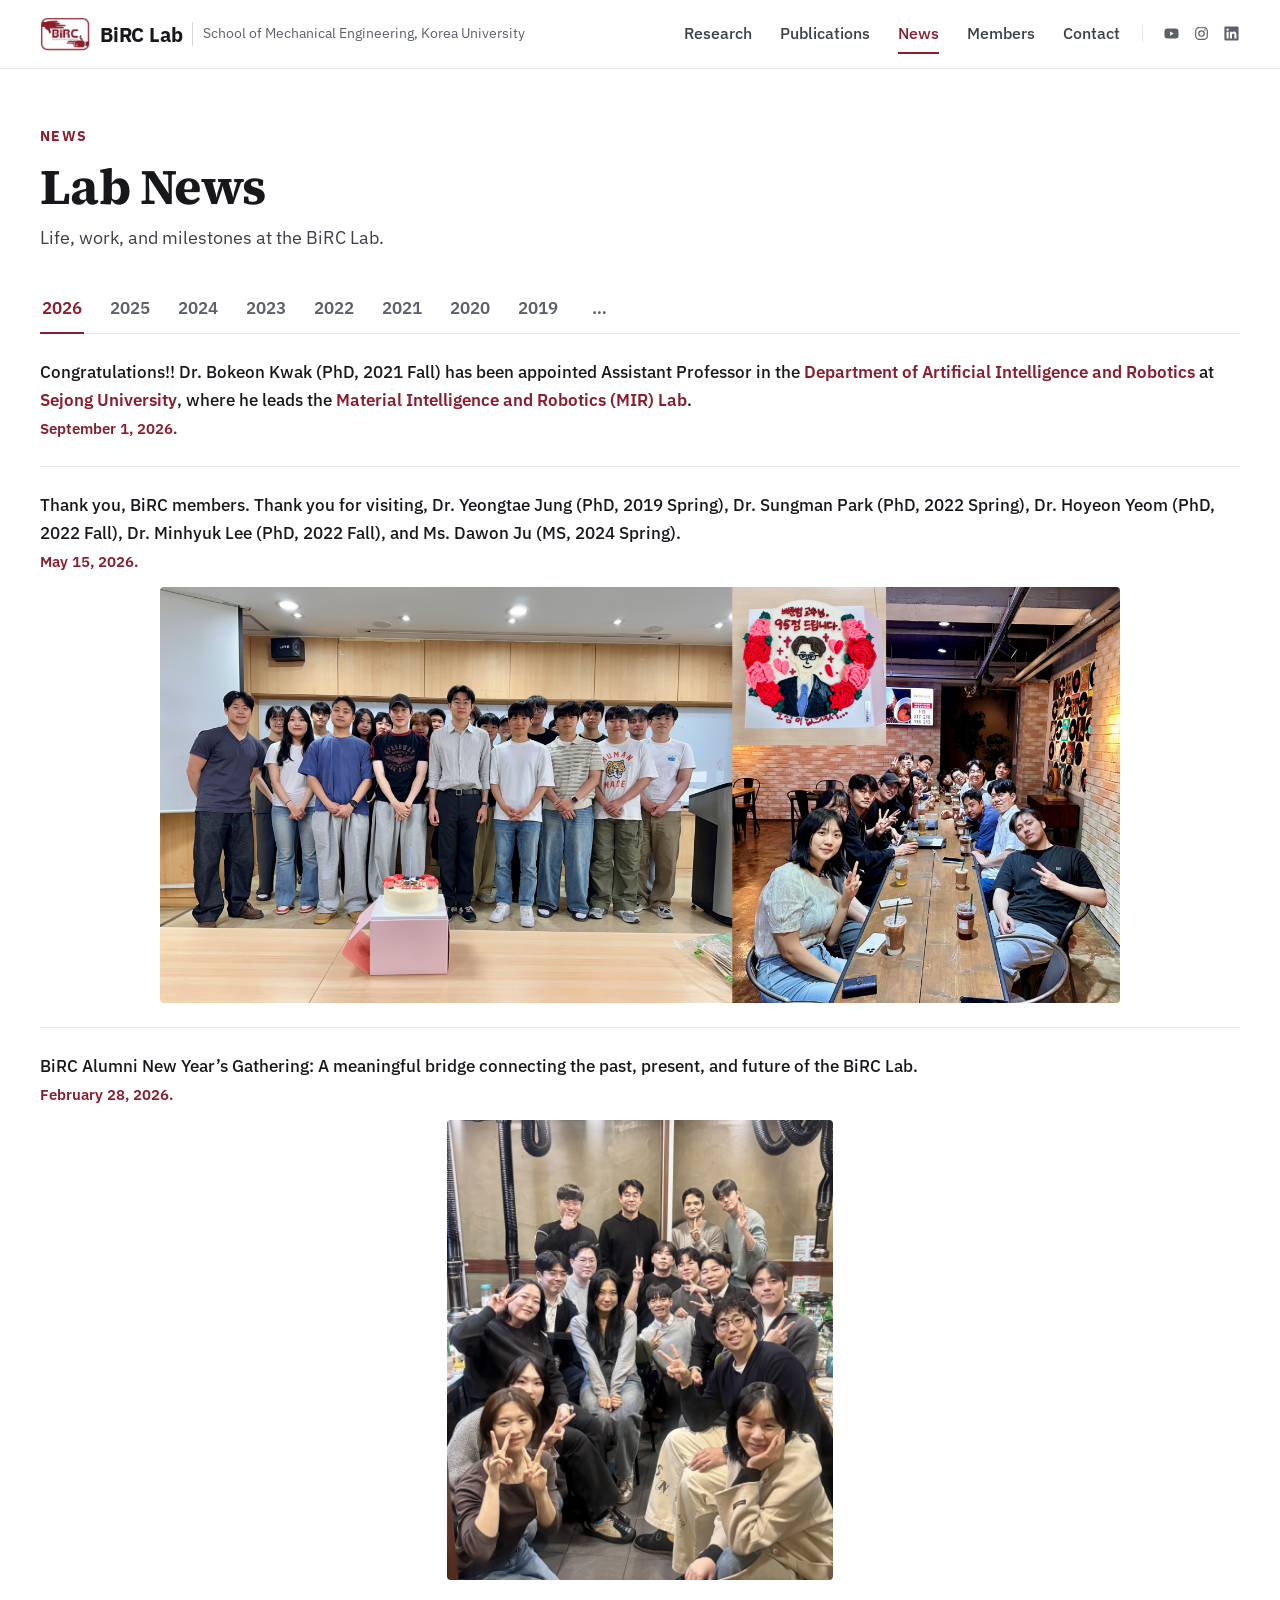
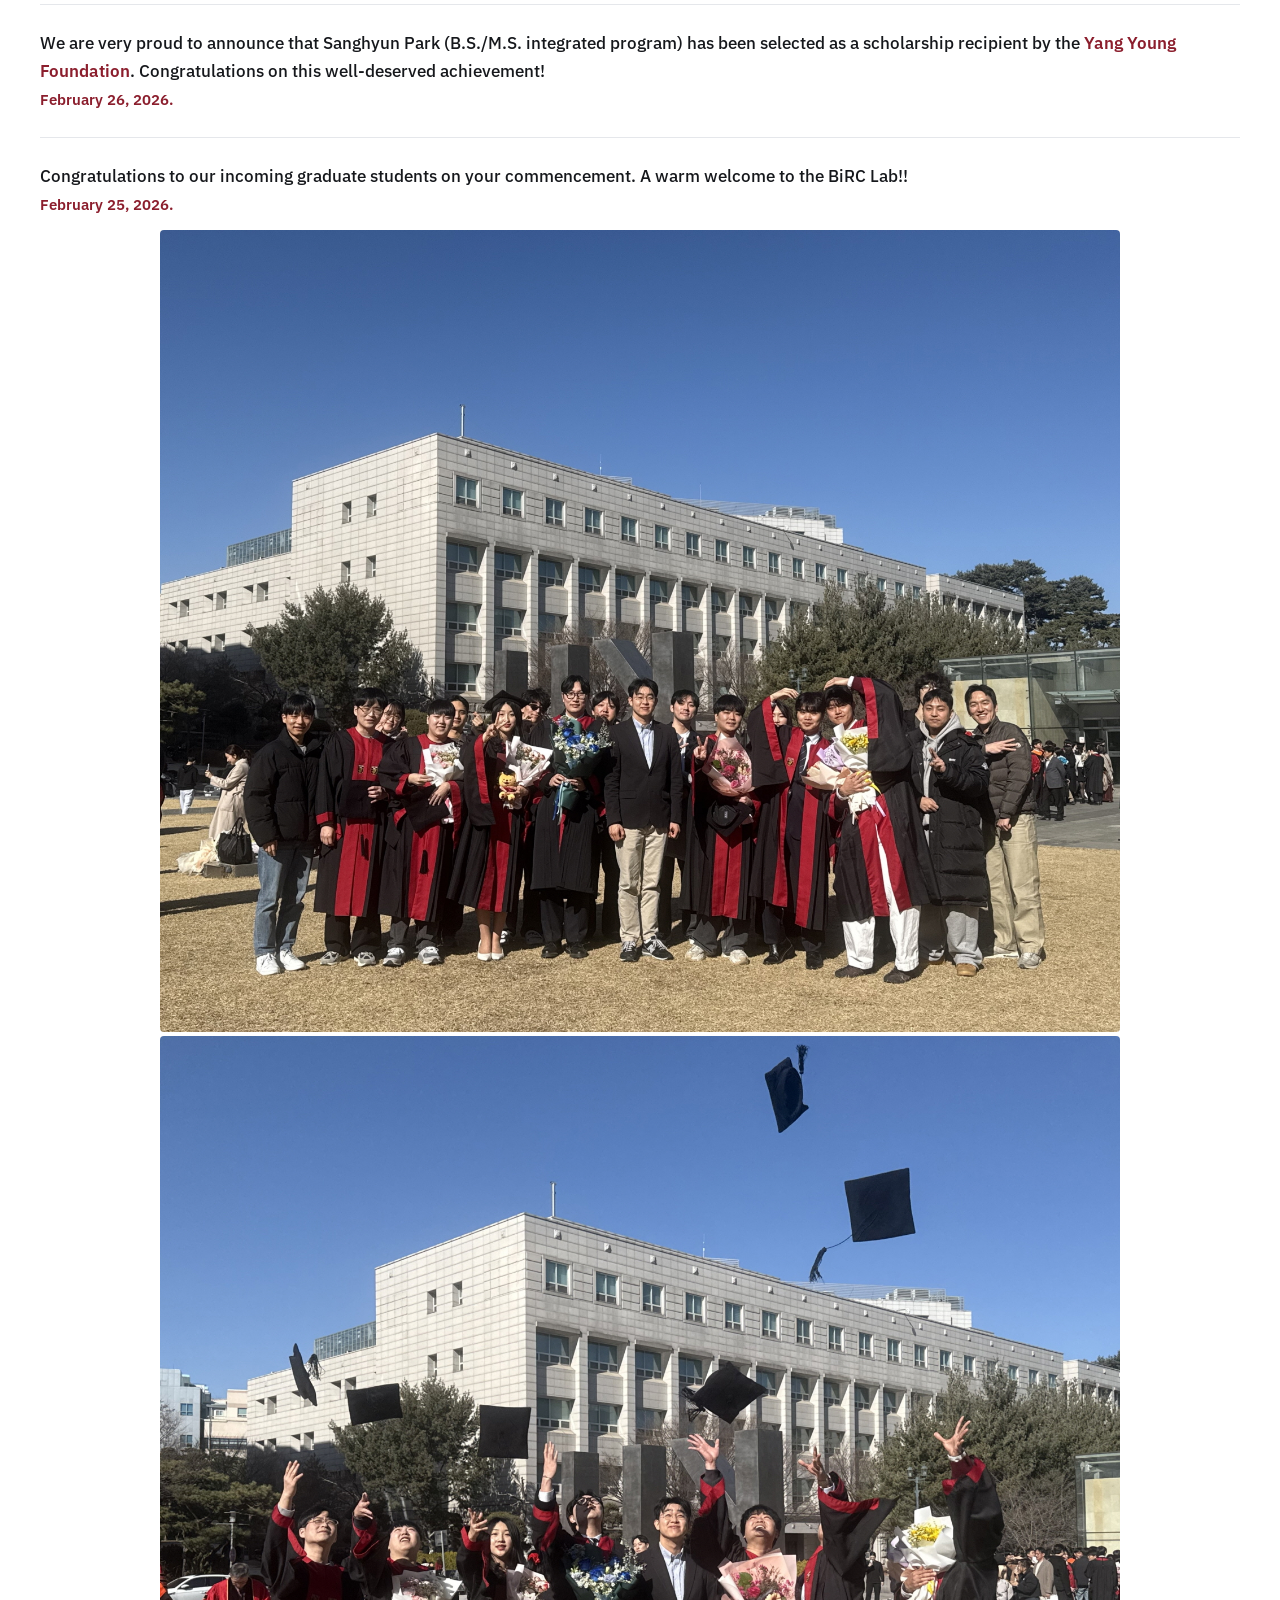
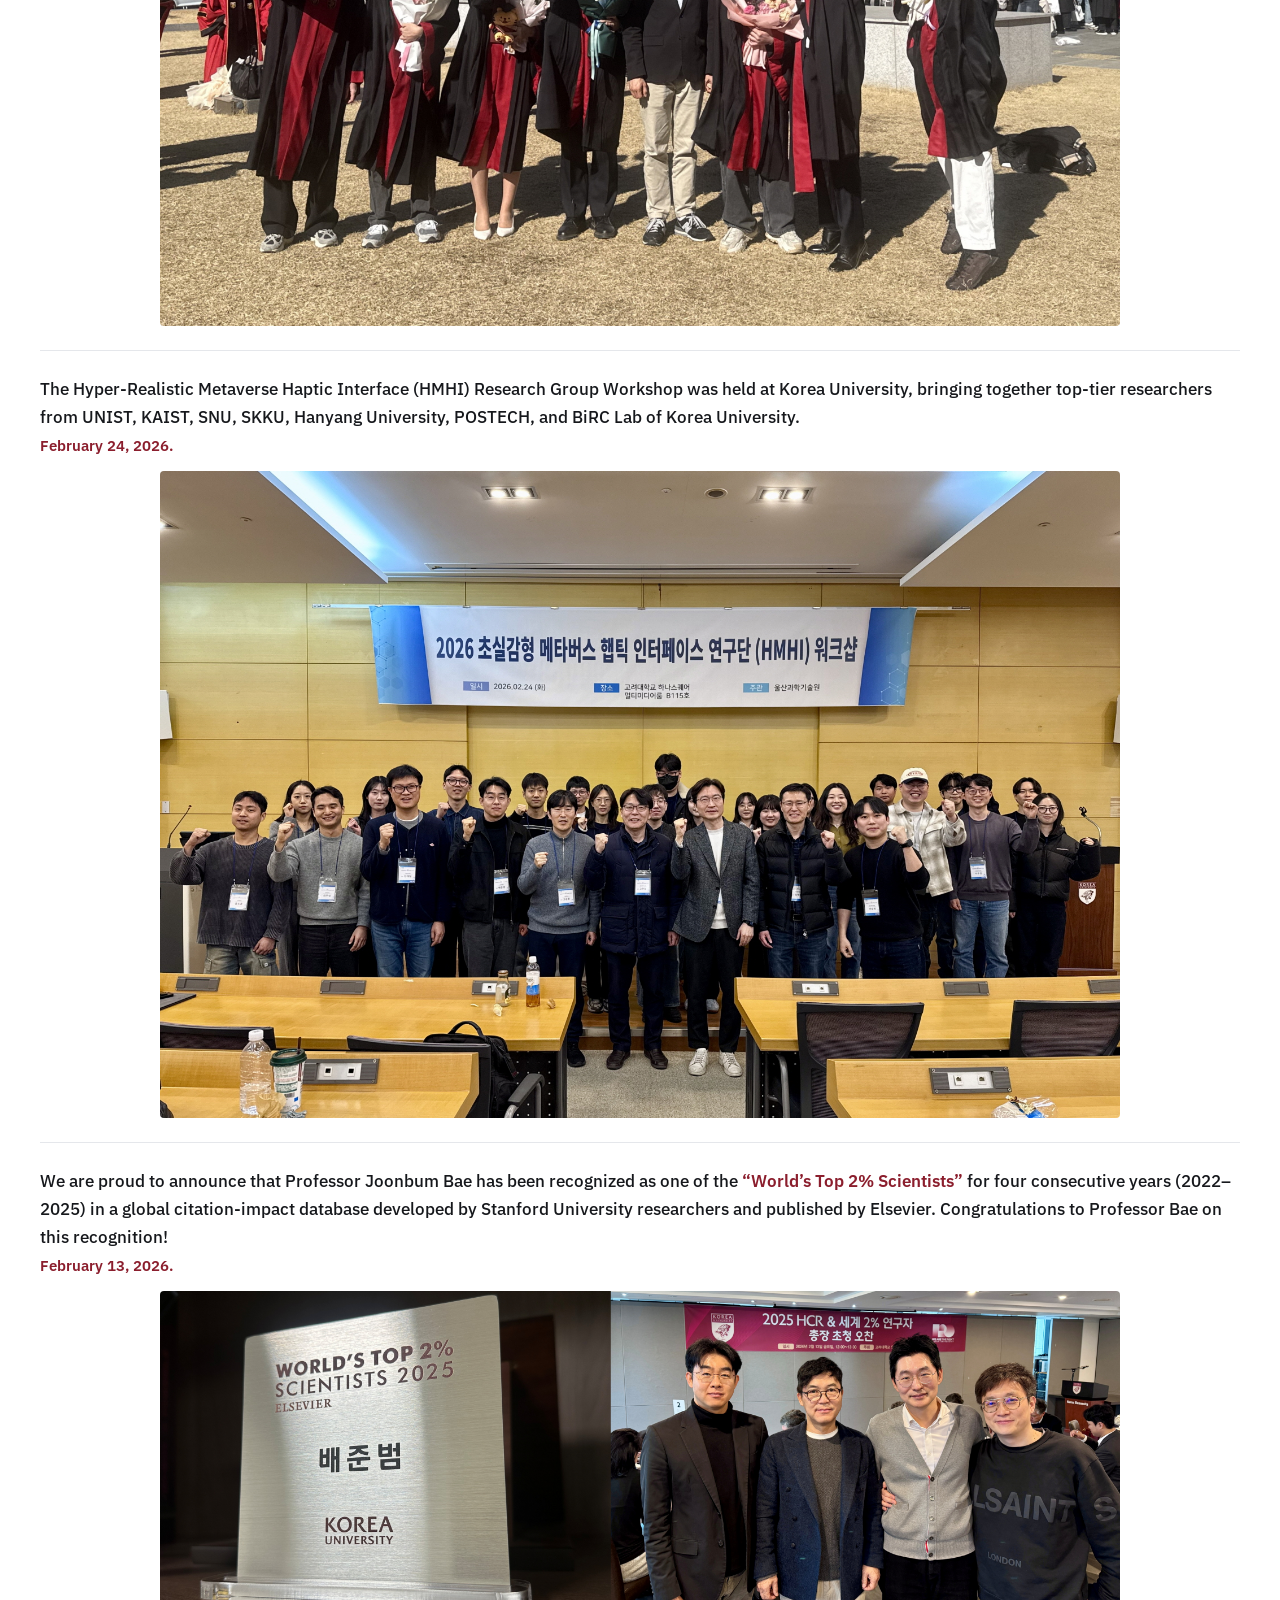
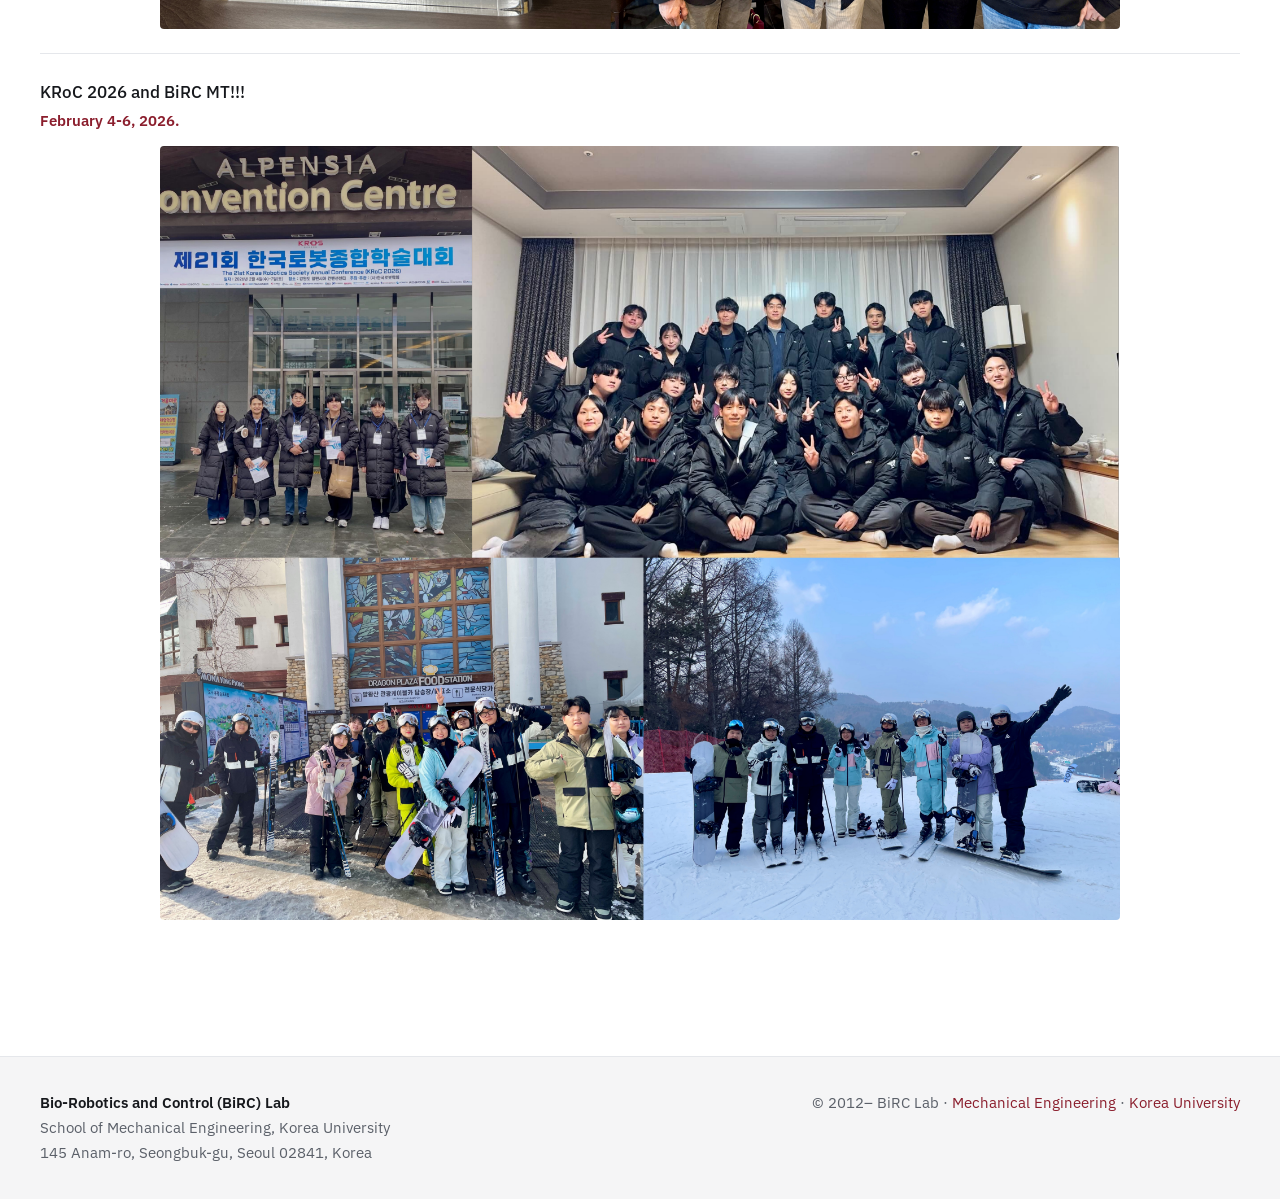
<file: news.html>
<!DOCTYPE html>
<html lang="en">
<head>
<meta charset="utf-8">
<meta name="viewport" content="width=device-width, initial-scale=1">
<title>News &middot; BiRC Lab</title>
<meta name="description" content="BiRC Lab news by year.">
<link rel="preload" href="fonts/ibm-plex-sans-latin-var.woff2" as="font" type="font/woff2" crossorigin>
<link rel="preload" href="fonts/source-serif-4-latin-var.woff2" as="font" type="font/woff2" crossorigin>
<link rel="stylesheet" href="css/birc.css?v=22">
<link rel="icon" href="favicon.ico?v=2" sizes="any">
<link rel="icon" type="image/png" href="images/favicon-32.png?v=2" sizes="32x32">
<link rel="apple-touch-icon" href="images/apple-touch-icon.png?v=2">
</head>
<body>


<header class="site-head">
  <div class="wrap nav">
    <a class="brand" href="index.html" aria-label="BiRC Lab home"><img class="lg" src="images/birc_logo_crimson.png" alt="" width="50" height="34"><b>BiRC Lab</b><small><span class="dept">School of Mechanical Engineering, </span>Korea University</small></a>
    <div class="nav-right">
      <nav class="menu" aria-label="Main">
        <a href="research.html">Research</a><a href="publications.html">Publications</a><a href="news.html" class="active" aria-current="page">News</a><a href="members.html">Members</a><a href="contact.html">Contact</a>
      </nav>
      <span class="socials"><a href="https://www.youtube.com/@joonbumbae8228" target="_blank" rel="noopener" aria-label="YouTube" title="YouTube"><svg viewBox="0 0 24 24" aria-hidden="true"><path d="M21.6 7.2a2.5 2.5 0 00-1.8-1.8C18.2 5 12 5 12 5s-6.2 0-7.8.4A2.5 2.5 0 002.4 7.2 26 26 0 002 12a26 26 0 00.4 4.8 2.5 2.5 0 001.8 1.8c1.6.4 7.8.4 7.8.4s6.2 0 7.8-.4a2.5 2.5 0 001.8-1.8A26 26 0 0022 12a26 26 0 00-.4-4.8zM10 15V9l5.2 3z"/></svg></a><a href="https://www.instagram.com/prof_bae_birc" target="_blank" rel="noopener" aria-label="Instagram" title="Instagram"><svg viewBox="0 0 24 24" aria-hidden="true"><path d="M12 7.3A4.7 4.7 0 1016.7 12 4.7 4.7 0 0012 7.3zm0 7.7a3 3 0 113-3 3 3 0 01-3 3zm4.9-9a1.1 1.1 0 101.1 1.1A1.1 1.1 0 0016.9 6zM21 8.3a5.5 5.5 0 00-1.5-3.8A5.5 5.5 0 0015.7 3C14.2 3 9.8 3 8.3 3a5.5 5.5 0 00-3.8 1.5A5.5 5.5 0 003 8.3C3 9.8 3 14.2 3 15.7a5.5 5.5 0 001.5 3.8A5.5 5.5 0 008.3 21c1.5.1 5.9.1 7.4 0a5.5 5.5 0 003.8-1.5 5.5 5.5 0 001.5-3.8c.1-1.5.1-5.9 0-7.4zm-2 9.1a3 3 0 01-1.7 1.7c-1.2.5-3.9.4-5.3.4s-4.1.1-5.3-.4A3 3 0 015 17.4c-.5-1.2-.4-3.9-.4-5.4s-.1-4.1.4-5.3A3 3 0 016.7 5c1.2-.5 3.9-.4 5.3-.4s4.1-.1 5.3.4A3 3 0 0119 6.7c.5 1.2.4 3.9.4 5.3s.1 4.2-.4 5.4z"/></svg></a><a href="https://www.linkedin.com/in/joonbum-bae-62603638" target="_blank" rel="noopener" aria-label="LinkedIn" title="LinkedIn"><svg viewBox="0 0 24 24" aria-hidden="true"><path d="M20.4 2H3.6A1.6 1.6 0 002 3.6v16.8A1.6 1.6 0 003.6 22h16.8a1.6 1.6 0 001.6-1.6V3.6A1.6 1.6 0 0020.4 2zM8 19H5V9.5h3zM6.5 8.2A1.7 1.7 0 118.2 6.5a1.7 1.7 0 01-1.7 1.7zM19 19h-3v-4.6c0-1.1 0-2.5-1.5-2.5S12.7 13 12.7 14.3V19h-3V9.5h2.8v1.3h.1a3.1 3.1 0 012.8-1.5c3 0 3.6 2 3.6 4.6z"/></svg></a></span>
      <button class="burger" type="button" aria-label="Menu" aria-expanded="false" aria-controls="mob"><span></span><span></span><span></span></button>
    </div>
  </div>
  <nav class="mobile" id="mob" aria-label="Main" hidden>
    <a href="research.html">Research</a><a href="publications.html">Publications</a><a href="news.html" class="active" aria-current="page">News</a><a href="members.html">Members</a><a href="contact.html">Contact</a>
    <span class="socials"><a href="https://www.youtube.com/@joonbumbae8228" target="_blank" rel="noopener" aria-label="YouTube" title="YouTube"><svg viewBox="0 0 24 24" aria-hidden="true"><path d="M21.6 7.2a2.5 2.5 0 00-1.8-1.8C18.2 5 12 5 12 5s-6.2 0-7.8.4A2.5 2.5 0 002.4 7.2 26 26 0 002 12a26 26 0 00.4 4.8 2.5 2.5 0 001.8 1.8c1.6.4 7.8.4 7.8.4s6.2 0 7.8-.4a2.5 2.5 0 001.8-1.8A26 26 0 0022 12a26 26 0 00-.4-4.8zM10 15V9l5.2 3z"/></svg></a><a href="https://www.instagram.com/prof_bae_birc" target="_blank" rel="noopener" aria-label="Instagram" title="Instagram"><svg viewBox="0 0 24 24" aria-hidden="true"><path d="M12 7.3A4.7 4.7 0 1016.7 12 4.7 4.7 0 0012 7.3zm0 7.7a3 3 0 113-3 3 3 0 01-3 3zm4.9-9a1.1 1.1 0 101.1 1.1A1.1 1.1 0 0016.9 6zM21 8.3a5.5 5.5 0 00-1.5-3.8A5.5 5.5 0 0015.7 3C14.2 3 9.8 3 8.3 3a5.5 5.5 0 00-3.8 1.5A5.5 5.5 0 003 8.3C3 9.8 3 14.2 3 15.7a5.5 5.5 0 001.5 3.8A5.5 5.5 0 008.3 21c1.5.1 5.9.1 7.4 0a5.5 5.5 0 003.8-1.5 5.5 5.5 0 001.5-3.8c.1-1.5.1-5.9 0-7.4zm-2 9.1a3 3 0 01-1.7 1.7c-1.2.5-3.9.4-5.3.4s-4.1.1-5.3-.4A3 3 0 015 17.4c-.5-1.2-.4-3.9-.4-5.4s-.1-4.1.4-5.3A3 3 0 016.7 5c1.2-.5 3.9-.4 5.3-.4s4.1-.1 5.3.4A3 3 0 0119 6.7c.5 1.2.4 3.9.4 5.3s.1 4.2-.4 5.4z"/></svg></a><a href="https://www.linkedin.com/in/joonbum-bae-62603638" target="_blank" rel="noopener" aria-label="LinkedIn" title="LinkedIn"><svg viewBox="0 0 24 24" aria-hidden="true"><path d="M20.4 2H3.6A1.6 1.6 0 002 3.6v16.8A1.6 1.6 0 003.6 22h16.8a1.6 1.6 0 001.6-1.6V3.6A1.6 1.6 0 0020.4 2zM8 19H5V9.5h3zM6.5 8.2A1.7 1.7 0 118.2 6.5a1.7 1.7 0 01-1.7 1.7zM19 19h-3v-4.6c0-1.1 0-2.5-1.5-2.5S12.7 13 12.7 14.3V19h-3V9.5h2.8v1.3h.1a3.1 3.1 0 012.8-1.5c3 0 3.6 2 3.6 4.6z"/></svg></a></span>
  </nav>
</header>
<section class="page-head"><span class="eyebrow">News</span>
<h1>Lab <span class="g">News</span></h1>
<p>Life, work, and milestones at the BiRC Lab.</p></section>
<section class="section wrap">
<div class="tabs" id="newsTabs"></div>
<div id="newsPanes"></div>
</section>
<script src="data/news_data.js?v=37"></script>
<script src="js/news.js?v=21"></script>
<div class="lightbox" id="lb"><button class="lb-close" aria-label="Close">&times;</button><div class="lb-content" id="lb-body"></div></div>
<script>(function(){var lb=document.getElementById('lb'),bd=document.getElementById('lb-body');if(!lb)return;function op(h){bd.innerHTML=h;lb.classList.add('show');}function cl(){lb.classList.remove('show');bd.innerHTML='';}lb.addEventListener('click',function(e){if(e.target===lb||e.target.classList.contains('lb-close'))cl();});document.addEventListener('keydown',function(e){if(e.key==='Escape')cl();});document.addEventListener('click',function(e){var im=e.target.closest('#newsPanes img');if(!im)return;if(im.classList.contains('ytthumb')||im.closest('.ytlite')||im.closest('a'))return;e.preventDefault();op('<img class="lb-img" alt="" src="'+im.getAttribute('src')+'">');});})();</script>
<footer class="site-foot">
  <div class="wrap foot">
    <div><b>Bio-Robotics and Control (BiRC) Lab</b><br>School of Mechanical Engineering, Korea University<br>145 Anam-ro, Seongbuk-gu, Seoul 02841, Korea</div>
    <div>&copy; 2012&ndash; BiRC Lab &middot; <a href="https://me.korea.ac.kr/" target="_blank" rel="noopener">Mechanical Engineering</a> &middot; <a href="https://www.korea.ac.kr/" target="_blank" rel="noopener">Korea University</a></div>
  </div>
</footer>
<button id="toTop" type="button" aria-label="Back to top">&uarr; TOP</button>
<script src="js/site.js?v=21" defer></script>
</body>
</html>
</file>
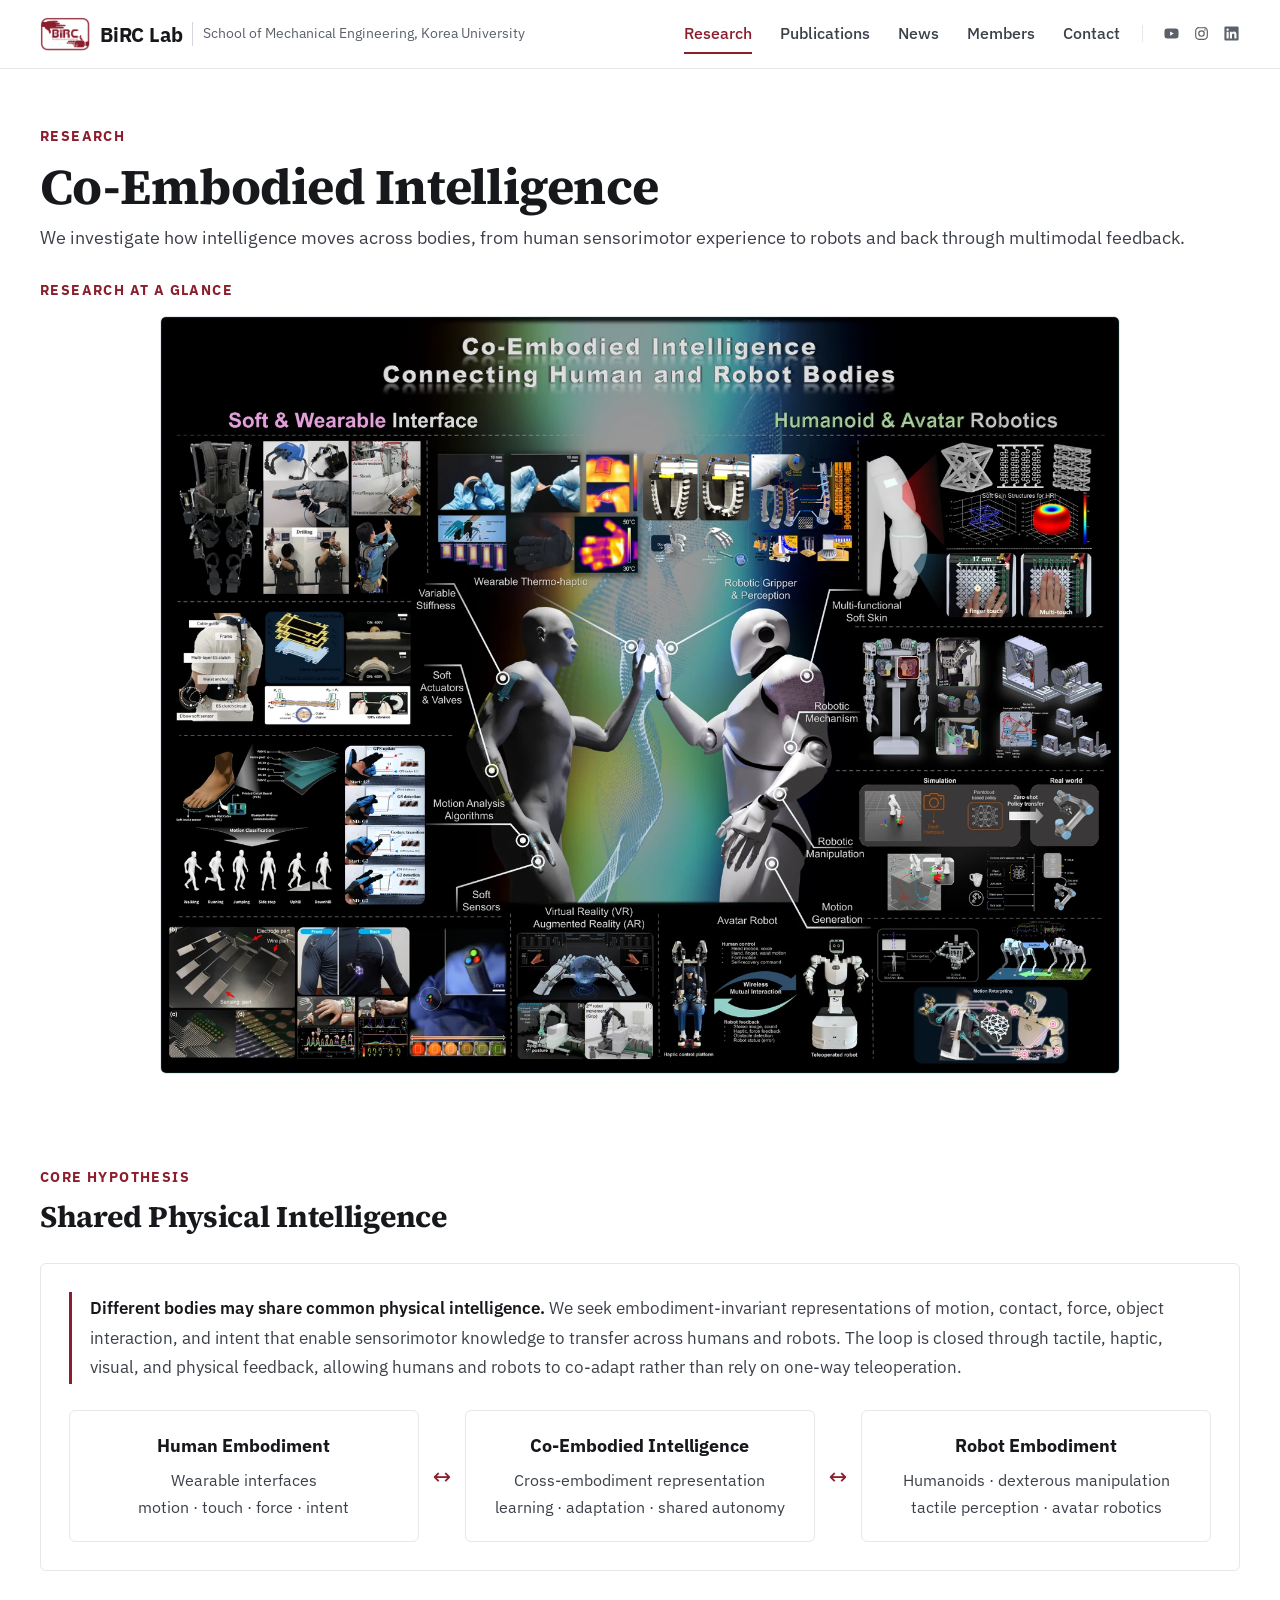
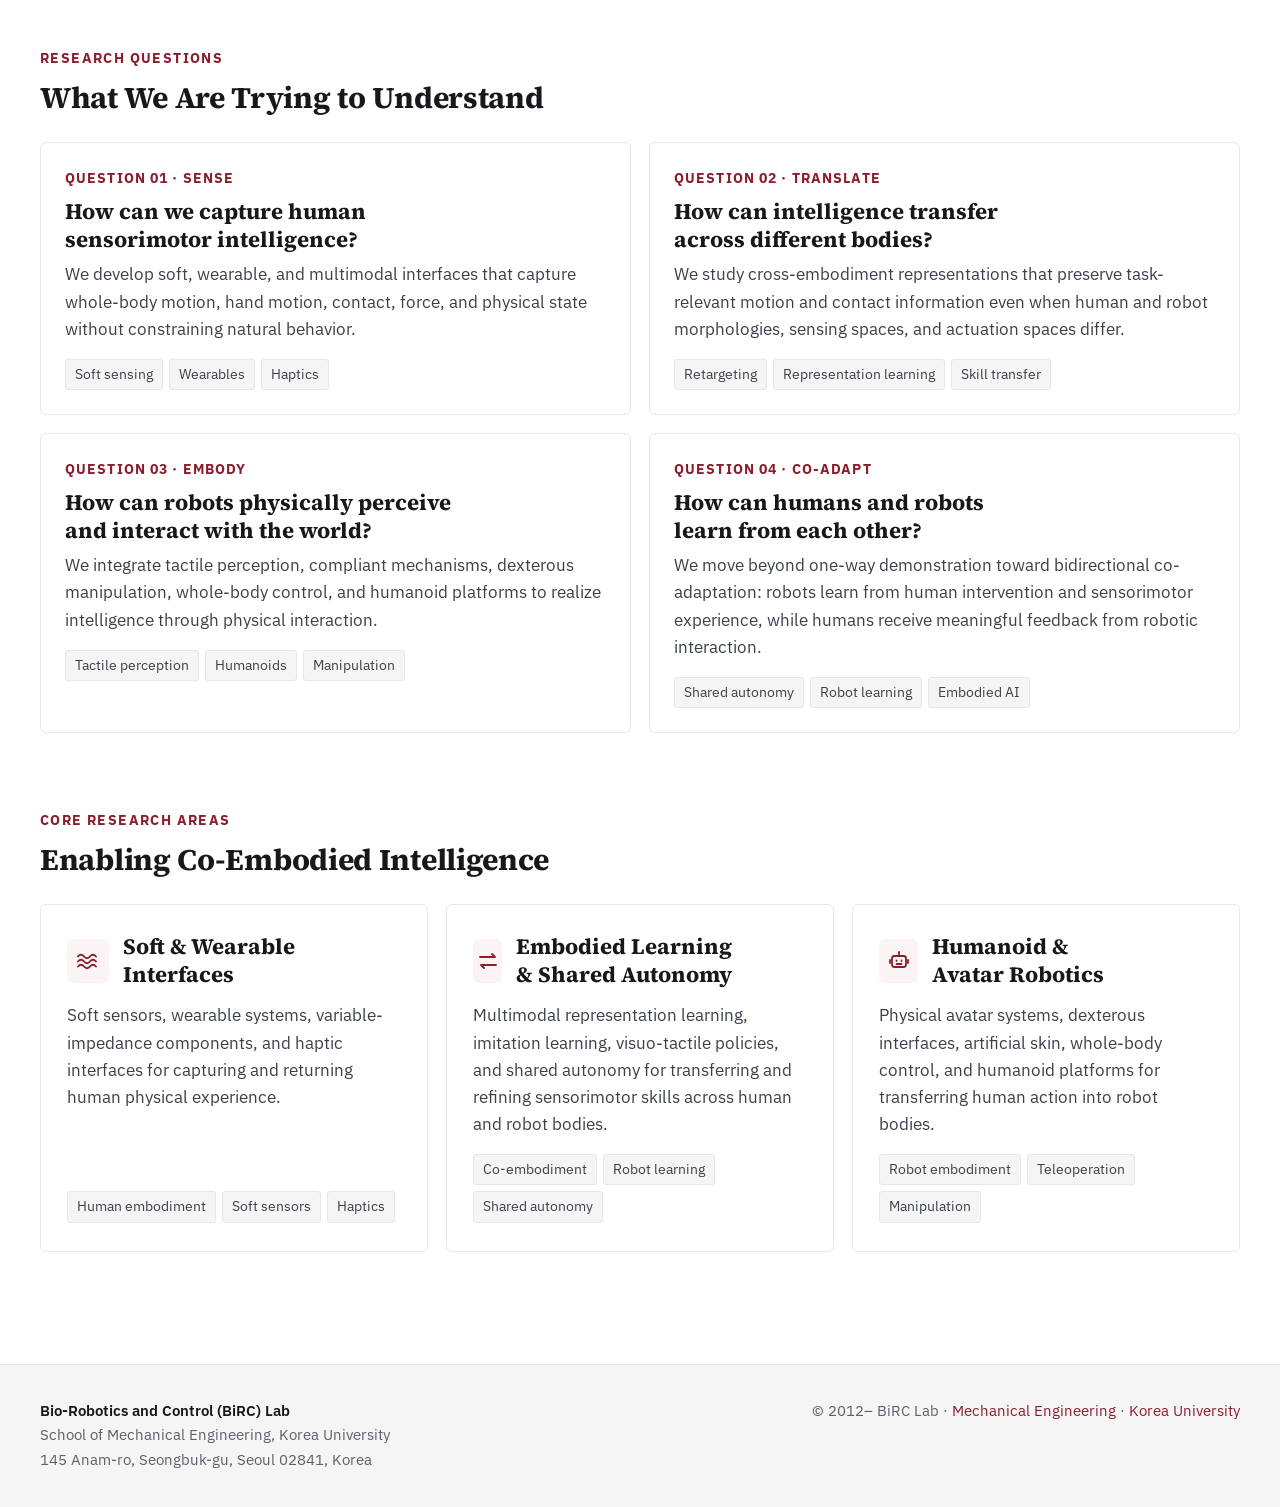
<file: research.html>
<!DOCTYPE html>
<html lang="en">
<head>
<meta charset="utf-8">
<meta name="viewport" content="width=device-width, initial-scale=1">
<title>Research &middot; BiRC Lab</title>
<meta name="description" content="BiRC Lab research on Co-Embodied Intelligence: human embodiment, cross-embodiment learning, robot embodiment, wearable interfaces, tactile sensing, and humanoid teleoperation.">
<link rel="preload" href="fonts/ibm-plex-sans-latin-var.woff2" as="font" type="font/woff2" crossorigin>
<link rel="preload" href="fonts/source-serif-4-latin-var.woff2" as="font" type="font/woff2" crossorigin>
<link rel="stylesheet" href="css/birc.css?v=22">
<link rel="icon" href="favicon.ico?v=2" sizes="any">
<link rel="icon" type="image/png" href="images/favicon-32.png?v=2" sizes="32x32">
<link rel="apple-touch-icon" href="images/apple-touch-icon.png?v=2">
</head>
<body>


<header class="site-head">
  <div class="wrap nav">
    <a class="brand" href="index.html" aria-label="BiRC Lab home"><img class="lg" src="images/birc_logo_crimson.png" alt="" width="50" height="34"><b>BiRC Lab</b><small><span class="dept">School of Mechanical Engineering, </span>Korea University</small></a>
    <div class="nav-right">
      <nav class="menu" aria-label="Main">
        <a href="research.html" class="active" aria-current="page">Research</a><a href="publications.html">Publications</a><a href="news.html">News</a><a href="members.html">Members</a><a href="contact.html">Contact</a>
      </nav>
      <span class="socials"><a href="https://www.youtube.com/@joonbumbae8228" target="_blank" rel="noopener" aria-label="YouTube" title="YouTube"><svg viewBox="0 0 24 24" aria-hidden="true"><path d="M21.6 7.2a2.5 2.5 0 00-1.8-1.8C18.2 5 12 5 12 5s-6.2 0-7.8.4A2.5 2.5 0 002.4 7.2 26 26 0 002 12a26 26 0 00.4 4.8 2.5 2.5 0 001.8 1.8c1.6.4 7.8.4 7.8.4s6.2 0 7.8-.4a2.5 2.5 0 001.8-1.8A26 26 0 0022 12a26 26 0 00-.4-4.8zM10 15V9l5.2 3z"/></svg></a><a href="https://www.instagram.com/prof_bae_birc" target="_blank" rel="noopener" aria-label="Instagram" title="Instagram"><svg viewBox="0 0 24 24" aria-hidden="true"><path d="M12 7.3A4.7 4.7 0 1016.7 12 4.7 4.7 0 0012 7.3zm0 7.7a3 3 0 113-3 3 3 0 01-3 3zm4.9-9a1.1 1.1 0 101.1 1.1A1.1 1.1 0 0016.9 6zM21 8.3a5.5 5.5 0 00-1.5-3.8A5.5 5.5 0 0015.7 3C14.2 3 9.8 3 8.3 3a5.5 5.5 0 00-3.8 1.5A5.5 5.5 0 003 8.3C3 9.8 3 14.2 3 15.7a5.5 5.5 0 001.5 3.8A5.5 5.5 0 008.3 21c1.5.1 5.9.1 7.4 0a5.5 5.5 0 003.8-1.5 5.5 5.5 0 001.5-3.8c.1-1.5.1-5.9 0-7.4zm-2 9.1a3 3 0 01-1.7 1.7c-1.2.5-3.9.4-5.3.4s-4.1.1-5.3-.4A3 3 0 015 17.4c-.5-1.2-.4-3.9-.4-5.4s-.1-4.1.4-5.3A3 3 0 016.7 5c1.2-.5 3.9-.4 5.3-.4s4.1-.1 5.3.4A3 3 0 0119 6.7c.5 1.2.4 3.9.4 5.3s.1 4.2-.4 5.4z"/></svg></a><a href="https://www.linkedin.com/in/joonbum-bae-62603638" target="_blank" rel="noopener" aria-label="LinkedIn" title="LinkedIn"><svg viewBox="0 0 24 24" aria-hidden="true"><path d="M20.4 2H3.6A1.6 1.6 0 002 3.6v16.8A1.6 1.6 0 003.6 22h16.8a1.6 1.6 0 001.6-1.6V3.6A1.6 1.6 0 0020.4 2zM8 19H5V9.5h3zM6.5 8.2A1.7 1.7 0 118.2 6.5a1.7 1.7 0 01-1.7 1.7zM19 19h-3v-4.6c0-1.1 0-2.5-1.5-2.5S12.7 13 12.7 14.3V19h-3V9.5h2.8v1.3h.1a3.1 3.1 0 012.8-1.5c3 0 3.6 2 3.6 4.6z"/></svg></a></span>
      <button class="burger" type="button" aria-label="Menu" aria-expanded="false" aria-controls="mob"><span></span><span></span><span></span></button>
    </div>
  </div>
  <nav class="mobile" id="mob" aria-label="Main" hidden>
    <a href="research.html" class="active" aria-current="page">Research</a><a href="publications.html">Publications</a><a href="news.html">News</a><a href="members.html">Members</a><a href="contact.html">Contact</a>
    <span class="socials"><a href="https://www.youtube.com/@joonbumbae8228" target="_blank" rel="noopener" aria-label="YouTube" title="YouTube"><svg viewBox="0 0 24 24" aria-hidden="true"><path d="M21.6 7.2a2.5 2.5 0 00-1.8-1.8C18.2 5 12 5 12 5s-6.2 0-7.8.4A2.5 2.5 0 002.4 7.2 26 26 0 002 12a26 26 0 00.4 4.8 2.5 2.5 0 001.8 1.8c1.6.4 7.8.4 7.8.4s6.2 0 7.8-.4a2.5 2.5 0 001.8-1.8A26 26 0 0022 12a26 26 0 00-.4-4.8zM10 15V9l5.2 3z"/></svg></a><a href="https://www.instagram.com/prof_bae_birc" target="_blank" rel="noopener" aria-label="Instagram" title="Instagram"><svg viewBox="0 0 24 24" aria-hidden="true"><path d="M12 7.3A4.7 4.7 0 1016.7 12 4.7 4.7 0 0012 7.3zm0 7.7a3 3 0 113-3 3 3 0 01-3 3zm4.9-9a1.1 1.1 0 101.1 1.1A1.1 1.1 0 0016.9 6zM21 8.3a5.5 5.5 0 00-1.5-3.8A5.5 5.5 0 0015.7 3C14.2 3 9.8 3 8.3 3a5.5 5.5 0 00-3.8 1.5A5.5 5.5 0 003 8.3C3 9.8 3 14.2 3 15.7a5.5 5.5 0 001.5 3.8A5.5 5.5 0 008.3 21c1.5.1 5.9.1 7.4 0a5.5 5.5 0 003.8-1.5 5.5 5.5 0 001.5-3.8c.1-1.5.1-5.9 0-7.4zm-2 9.1a3 3 0 01-1.7 1.7c-1.2.5-3.9.4-5.3.4s-4.1.1-5.3-.4A3 3 0 015 17.4c-.5-1.2-.4-3.9-.4-5.4s-.1-4.1.4-5.3A3 3 0 016.7 5c1.2-.5 3.9-.4 5.3-.4s4.1-.1 5.3.4A3 3 0 0119 6.7c.5 1.2.4 3.9.4 5.3s.1 4.2-.4 5.4z"/></svg></a><a href="https://www.linkedin.com/in/joonbum-bae-62603638" target="_blank" rel="noopener" aria-label="LinkedIn" title="LinkedIn"><svg viewBox="0 0 24 24" aria-hidden="true"><path d="M20.4 2H3.6A1.6 1.6 0 002 3.6v16.8A1.6 1.6 0 003.6 22h16.8a1.6 1.6 0 001.6-1.6V3.6A1.6 1.6 0 0020.4 2zM8 19H5V9.5h3zM6.5 8.2A1.7 1.7 0 118.2 6.5a1.7 1.7 0 01-1.7 1.7zM19 19h-3v-4.6c0-1.1 0-2.5-1.5-2.5S12.7 13 12.7 14.3V19h-3V9.5h2.8v1.3h.1a3.1 3.1 0 012.8-1.5c3 0 3.6 2 3.6 4.6z"/></svg></a></span>
  </nav>
</header>
<section class="page-head"><span class="eyebrow">Research</span>
  <h1><span class="g">Co-Embodied Intelligence</span></h1>
  <p style="max-width:900px">We investigate how intelligence moves across bodies, from human sensorimotor experience to robots and back through multimodal feedback.</p>
</section>

<section class="section wrap" style="padding-top:18px">
  <div class="research-section-head research-section-head--title-only">
    <div class="kicker">Research at a Glance</div>
  </div>
  <button class="research-overview-figure" type="button" id="researchOverview" aria-label="Enlarge BiRC research overview">
    <img src="images/research_overview_coembodied.webp" alt="BiRC research overview: Co-Embodied Intelligence connecting human and robot bodies" loading="lazy">
  </button>
</section>

<div class="lightbox" id="researchOverviewLightbox" aria-hidden="true">
  <button class="lb-close" aria-label="Close">&times;</button>
  <div class="lb-content"><img class="lb-img" src="images/research_overview_coembodied.webp" alt="BiRC research overview: Co-Embodied Intelligence connecting human and robot bodies"></div>
</div>




<section class="section wrap" style="padding-top:28px">
  <div class="research-section-head research-section-head--title-only">
    <div class="kicker">Core Hypothesis</div>
    <h2>Shared <span class="g">Physical Intelligence</span></h2>
  </div>
  <div class="hypothesis-flow-shell">
    <p class="hypothesis-copy"><strong>Different bodies may share common physical intelligence.</strong> We seek embodiment-invariant representations of motion, contact, force, object interaction, and intent that enable sensorimotor knowledge to transfer across humans and robots. The loop is closed through tactile, haptic, visual, and physical feedback, allowing humans and robots to co-adapt rather than rely on one-way teleoperation.</p>
    <div class="emb-flow">
      <div class="emb-node"><b>Human Embodiment</b><span>Wearable interfaces<br>motion &middot; touch &middot; force &middot; intent</span></div>
      <div class="emb-arrow">&harr;</div>
      <div class="emb-node"><b>Co-Embodied Intelligence</b><span>Cross-embodiment representation<br>learning &middot; adaptation &middot; shared autonomy</span></div>
      <div class="emb-arrow">&harr;</div>
      <div class="emb-node"><b>Robot Embodiment</b><span>Humanoids &middot; dexterous manipulation<br>tactile perception &middot; avatar robotics</span></div>
    </div>
  </div>
</section>

<section class="section wrap" style="padding-top:12px">
  <div class="research-section-head"><div class="kicker">Research Questions</div><h2>What We Are Trying to <span class="g">Understand</span></h2></div>
  <div class="question-grid">
    <div class="qcard"><div class="qnum">Question 01 &middot; Sense</div><h3>How can we capture human sensorimotor intelligence?</h3><p>We develop soft, wearable, and multimodal interfaces that capture whole-body motion, hand motion, contact, force, and physical state without constraining natural behavior.</p><div class="tagrow"><span class="tag">Soft sensing</span><span class="tag">Wearables</span><span class="tag">Haptics</span></div></div>
    <div class="qcard"><div class="qnum">Question 02 &middot; Translate</div><h3>How can intelligence transfer across different bodies?</h3><p>We study cross-embodiment representations that preserve task-relevant motion and contact information even when human and robot morphologies, sensing spaces, and actuation spaces differ.</p><div class="tagrow"><span class="tag">Retargeting</span><span class="tag">Representation learning</span><span class="tag">Skill transfer</span></div></div>
    <div class="qcard"><div class="qnum">Question 03 &middot; Embody</div><h3>How can robots physically perceive and interact with the world?</h3><p>We integrate tactile perception, compliant mechanisms, dexterous manipulation, whole-body control, and humanoid platforms to realize intelligence through physical interaction.</p><div class="tagrow"><span class="tag">Tactile perception</span><span class="tag">Humanoids</span><span class="tag">Manipulation</span></div></div>
    <div class="qcard"><div class="qnum">Question 04 &middot; Co-adapt</div><h3>How can humans and robots learn from each other?</h3><p>We move beyond one-way demonstration toward bidirectional co-adaptation: robots learn from human intervention and sensorimotor experience, while humans receive meaningful feedback from robotic interaction.</p><div class="tagrow"><span class="tag">Shared autonomy</span><span class="tag">Robot learning</span><span class="tag">Embodied AI</span></div></div>
  </div>
</section>

<section class="section wrap" style="padding-top:12px">
  <div class="research-section-head"><div class="kicker">Core Research Areas</div><h2>Enabling <span class="g">Co-Embodied Intelligence</span></h2></div>
  <div class="grid3 research-core-grid">
    <a class="rcard" href="research_soft.html"><div style="display:flex;align-items:center;gap:14px;margin-bottom:14px"><div class="ic" style="margin-bottom:0"><svg viewBox="0 0 24 24" fill="none" stroke="currentColor" stroke-width="1.9" stroke-linecap="round"><path d="M2 7.5c2-2.4 4-2.4 6 0s4 2.4 6 0 4-2.4 6 0"/><path d="M2 12.5c2-2.4 4-2.4 6 0s4 2.4 6 0 4-2.4 6 0"/><path d="M2 17.5c2-2.4 4-2.4 6 0s4 2.4 6 0 4-2.4 6 0"/></svg></div><h3 style="margin-bottom:0">Soft &amp; Wearable Interfaces</h3></div><p>Soft sensors, wearable systems, variable-impedance components, and haptic interfaces for capturing and returning human physical experience.</p><div class="tagrow"><span class="tag">Human embodiment</span><span class="tag">Soft sensors</span><span class="tag">Haptics</span></div></a>
    <a class="rcard" href="research_learning.html"><div style="display:flex;align-items:center;gap:14px;margin-bottom:14px"><div class="ic" style="margin-bottom:0"><svg viewBox="0 0 24 24" fill="none" stroke="currentColor" stroke-width="1.9" stroke-linecap="round" stroke-linejoin="round"><path d="M4 8h15l-3-3M20 16H5l3 3"/></svg></div><h3 style="margin-bottom:0">Embodied Learning &amp; Shared Autonomy</h3></div><p>Multimodal representation learning, imitation learning, visuo-tactile policies, and shared autonomy for transferring and refining sensorimotor skills across human and robot bodies.</p><div class="tagrow"><span class="tag">Co-embodiment</span><span class="tag">Robot learning</span><span class="tag">Shared autonomy</span></div></a>
    <a class="rcard" href="research_humanoid.html"><div style="display:flex;align-items:center;gap:14px;margin-bottom:14px"><div class="ic" style="margin-bottom:0"><svg viewBox="0 0 24 24" fill="none" stroke="currentColor" stroke-width="1.8" stroke-linecap="round" stroke-linejoin="round"><rect x="5" y="7" width="14" height="11" rx="2.5"/><path d="M12 3v4M9.5 11.5v.5M14.5 11.5v.5M9.5 15h5M3 11v3M21 11v3"/></svg></div><h3 style="margin-bottom:0">Humanoid &amp; Avatar Robotics</h3></div><p>Physical avatar systems, dexterous interfaces, artificial skin, whole-body control, and humanoid platforms for transferring human action into robot bodies.</p><div class="tagrow"><span class="tag">Robot embodiment</span><span class="tag">Teleoperation</span><span class="tag">Manipulation</span></div></a>
  </div>
</section>

<footer class="site-foot">
  <div class="wrap foot">
    <div><b>Bio-Robotics and Control (BiRC) Lab</b><br>School of Mechanical Engineering, Korea University<br>145 Anam-ro, Seongbuk-gu, Seoul 02841, Korea</div>
    <div>&copy; 2012&ndash; BiRC Lab &middot; <a href="https://me.korea.ac.kr/" target="_blank" rel="noopener">Mechanical Engineering</a> &middot; <a href="https://www.korea.ac.kr/" target="_blank" rel="noopener">Korea University</a></div>
  </div>
</footer>
<button id="toTop" type="button" aria-label="Back to top">&uarr; TOP</button>
<script>(function(){var trigger=document.getElementById("researchOverview"),lb=document.getElementById("researchOverviewLightbox");if(!trigger||!lb)return;var close=lb.querySelector(".lb-close");function openLb(){lb.classList.add("show");lb.setAttribute("aria-hidden","false");document.body.style.overflow="hidden";}function closeLb(){lb.classList.remove("show");lb.setAttribute("aria-hidden","true");document.body.style.overflow="";}trigger.addEventListener("click",openLb);close.addEventListener("click",closeLb);lb.addEventListener("click",function(e){if(e.target===lb)closeLb();});document.addEventListener("keydown",function(e){if(e.key==="Escape"&&lb.classList.contains("show"))closeLb();});})();</script>
<script src="js/site.js?v=21" defer></script>
</body>
</html>
</file>
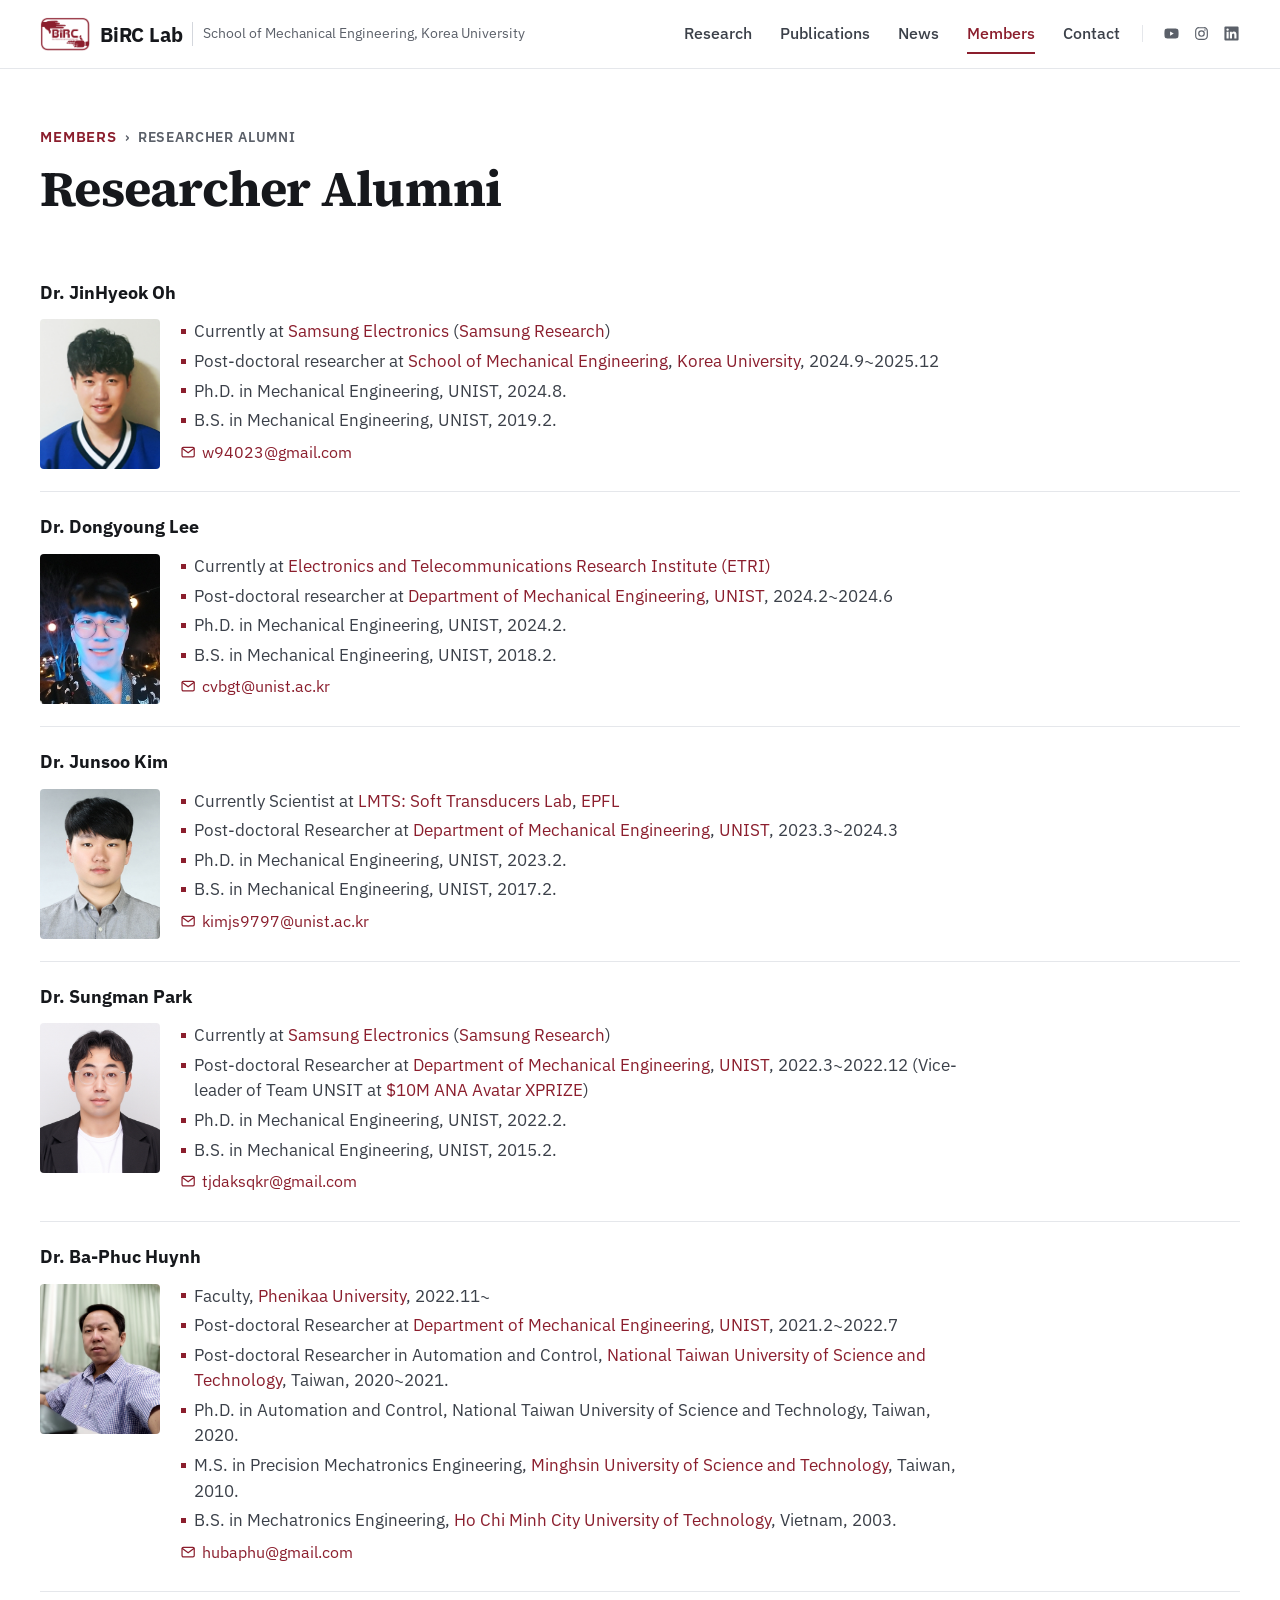
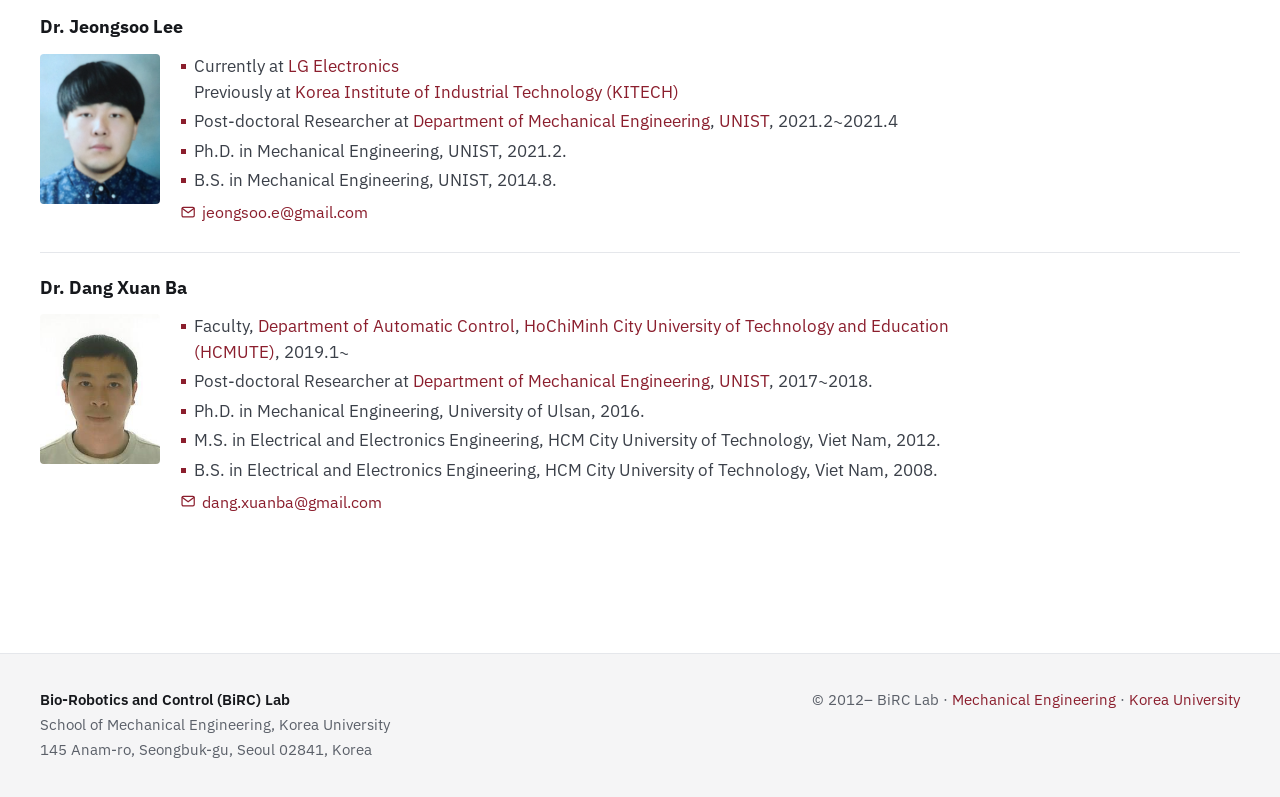
<file: researcher_alumni.html>
<!DOCTYPE html>
<html lang="en">
<head>
<meta charset="utf-8">
<meta name="viewport" content="width=device-width, initial-scale=1">
<title>Researcher Alumni &middot; BiRC Lab</title>
<meta name="description" content="Researcher Alumni - BiRC Lab.">
<link rel="preload" href="fonts/ibm-plex-sans-latin-var.woff2" as="font" type="font/woff2" crossorigin>
<link rel="preload" href="fonts/source-serif-4-latin-var.woff2" as="font" type="font/woff2" crossorigin>
<link rel="stylesheet" href="css/birc.css?v=22">
<link rel="icon" href="favicon.ico?v=2" sizes="any">
<link rel="icon" type="image/png" href="images/favicon-32.png?v=2" sizes="32x32">
<link rel="apple-touch-icon" href="images/apple-touch-icon.png?v=2">
</head>
<body>


<header class="site-head">
  <div class="wrap nav">
    <a class="brand" href="index.html" aria-label="BiRC Lab home"><img class="lg" src="images/birc_logo_crimson.png" alt="" width="50" height="34"><b>BiRC Lab</b><small><span class="dept">School of Mechanical Engineering, </span>Korea University</small></a>
    <div class="nav-right">
      <nav class="menu" aria-label="Main">
        <a href="research.html">Research</a><a href="publications.html">Publications</a><a href="news.html">News</a><a href="members.html" class="active" aria-current="page">Members</a><a href="contact.html">Contact</a>
      </nav>
      <span class="socials"><a href="https://www.youtube.com/@joonbumbae8228" target="_blank" rel="noopener" aria-label="YouTube" title="YouTube"><svg viewBox="0 0 24 24" aria-hidden="true"><path d="M21.6 7.2a2.5 2.5 0 00-1.8-1.8C18.2 5 12 5 12 5s-6.2 0-7.8.4A2.5 2.5 0 002.4 7.2 26 26 0 002 12a26 26 0 00.4 4.8 2.5 2.5 0 001.8 1.8c1.6.4 7.8.4 7.8.4s6.2 0 7.8-.4a2.5 2.5 0 001.8-1.8A26 26 0 0022 12a26 26 0 00-.4-4.8zM10 15V9l5.2 3z"/></svg></a><a href="https://www.instagram.com/prof_bae_birc" target="_blank" rel="noopener" aria-label="Instagram" title="Instagram"><svg viewBox="0 0 24 24" aria-hidden="true"><path d="M12 7.3A4.7 4.7 0 1016.7 12 4.7 4.7 0 0012 7.3zm0 7.7a3 3 0 113-3 3 3 0 01-3 3zm4.9-9a1.1 1.1 0 101.1 1.1A1.1 1.1 0 0016.9 6zM21 8.3a5.5 5.5 0 00-1.5-3.8A5.5 5.5 0 0015.7 3C14.2 3 9.8 3 8.3 3a5.5 5.5 0 00-3.8 1.5A5.5 5.5 0 003 8.3C3 9.8 3 14.2 3 15.7a5.5 5.5 0 001.5 3.8A5.5 5.5 0 008.3 21c1.5.1 5.9.1 7.4 0a5.5 5.5 0 003.8-1.5 5.5 5.5 0 001.5-3.8c.1-1.5.1-5.9 0-7.4zm-2 9.1a3 3 0 01-1.7 1.7c-1.2.5-3.9.4-5.3.4s-4.1.1-5.3-.4A3 3 0 015 17.4c-.5-1.2-.4-3.9-.4-5.4s-.1-4.1.4-5.3A3 3 0 016.7 5c1.2-.5 3.9-.4 5.3-.4s4.1-.1 5.3.4A3 3 0 0119 6.7c.5 1.2.4 3.9.4 5.3s.1 4.2-.4 5.4z"/></svg></a><a href="https://www.linkedin.com/in/joonbum-bae-62603638" target="_blank" rel="noopener" aria-label="LinkedIn" title="LinkedIn"><svg viewBox="0 0 24 24" aria-hidden="true"><path d="M20.4 2H3.6A1.6 1.6 0 002 3.6v16.8A1.6 1.6 0 003.6 22h16.8a1.6 1.6 0 001.6-1.6V3.6A1.6 1.6 0 0020.4 2zM8 19H5V9.5h3zM6.5 8.2A1.7 1.7 0 118.2 6.5a1.7 1.7 0 01-1.7 1.7zM19 19h-3v-4.6c0-1.1 0-2.5-1.5-2.5S12.7 13 12.7 14.3V19h-3V9.5h2.8v1.3h.1a3.1 3.1 0 012.8-1.5c3 0 3.6 2 3.6 4.6z"/></svg></a></span>
      <button class="burger" type="button" aria-label="Menu" aria-expanded="false" aria-controls="mob"><span></span><span></span><span></span></button>
    </div>
  </div>
  <nav class="mobile" id="mob" aria-label="Main" hidden>
    <a href="research.html">Research</a><a href="publications.html">Publications</a><a href="news.html">News</a><a href="members.html" class="active" aria-current="page">Members</a><a href="contact.html">Contact</a>
    <span class="socials"><a href="https://www.youtube.com/@joonbumbae8228" target="_blank" rel="noopener" aria-label="YouTube" title="YouTube"><svg viewBox="0 0 24 24" aria-hidden="true"><path d="M21.6 7.2a2.5 2.5 0 00-1.8-1.8C18.2 5 12 5 12 5s-6.2 0-7.8.4A2.5 2.5 0 002.4 7.2 26 26 0 002 12a26 26 0 00.4 4.8 2.5 2.5 0 001.8 1.8c1.6.4 7.8.4 7.8.4s6.2 0 7.8-.4a2.5 2.5 0 001.8-1.8A26 26 0 0022 12a26 26 0 00-.4-4.8zM10 15V9l5.2 3z"/></svg></a><a href="https://www.instagram.com/prof_bae_birc" target="_blank" rel="noopener" aria-label="Instagram" title="Instagram"><svg viewBox="0 0 24 24" aria-hidden="true"><path d="M12 7.3A4.7 4.7 0 1016.7 12 4.7 4.7 0 0012 7.3zm0 7.7a3 3 0 113-3 3 3 0 01-3 3zm4.9-9a1.1 1.1 0 101.1 1.1A1.1 1.1 0 0016.9 6zM21 8.3a5.5 5.5 0 00-1.5-3.8A5.5 5.5 0 0015.7 3C14.2 3 9.8 3 8.3 3a5.5 5.5 0 00-3.8 1.5A5.5 5.5 0 003 8.3C3 9.8 3 14.2 3 15.7a5.5 5.5 0 001.5 3.8A5.5 5.5 0 008.3 21c1.5.1 5.9.1 7.4 0a5.5 5.5 0 003.8-1.5 5.5 5.5 0 001.5-3.8c.1-1.5.1-5.9 0-7.4zm-2 9.1a3 3 0 01-1.7 1.7c-1.2.5-3.9.4-5.3.4s-4.1.1-5.3-.4A3 3 0 015 17.4c-.5-1.2-.4-3.9-.4-5.4s-.1-4.1.4-5.3A3 3 0 016.7 5c1.2-.5 3.9-.4 5.3-.4s4.1-.1 5.3.4A3 3 0 0119 6.7c.5 1.2.4 3.9.4 5.3s.1 4.2-.4 5.4z"/></svg></a><a href="https://www.linkedin.com/in/joonbum-bae-62603638" target="_blank" rel="noopener" aria-label="LinkedIn" title="LinkedIn"><svg viewBox="0 0 24 24" aria-hidden="true"><path d="M20.4 2H3.6A1.6 1.6 0 002 3.6v16.8A1.6 1.6 0 003.6 22h16.8a1.6 1.6 0 001.6-1.6V3.6A1.6 1.6 0 0020.4 2zM8 19H5V9.5h3zM6.5 8.2A1.7 1.7 0 118.2 6.5a1.7 1.7 0 01-1.7 1.7zM19 19h-3v-4.6c0-1.1 0-2.5-1.5-2.5S12.7 13 12.7 14.3V19h-3V9.5h2.8v1.3h.1a3.1 3.1 0 012.8-1.5c3 0 3.6 2 3.6 4.6z"/></svg></a></span>
  </nav>
</header>
<section class="page-head"><div class="crumb"><a href="members.html">Members</a> <span class="sep">&rsaquo;</span> <span class="cur">Researcher Alumni</span></div>
<h1>Researcher <span class="g">Alumni</span></h1></section>
<section class="section wrap"><div class="content alumni alcards"><div class="al-entry"><div class="al-head">Dr. JinHyeok Oh</div><div class="al-row"><img class="al-photo" loading="lazy" src="images/JinHyeok Oh.jpg" alt="Dr. JinHyeok Oh"><ul class="al-bio"><li>Currently at <a href="https://www.samsung.com/sec/">Samsung Electronics</a> (<a href="https://www.samsung.com/sec/about-us/business-area/r-and-d-center/">Samsung Research</a>)</li><li>Post-doctoral researcher at <a href="https://me.korea.ac.kr/">School of Mechanical Engineering</a>, <a href="https://www.korea.ac.kr/">Korea University</a>, 2024.9~2025.12</li><li>Ph.D. in Mechanical Engineering, UNIST, 2024.8.</li><li>B.S. in Mechanical Engineering, UNIST, 2019.2.</li><li class="mailrow"><a class="mail" href="mailto:w94023@gmail.com"><svg class="mail-ic" viewBox="0 0 24 24" aria-hidden="true"><rect x="3" y="5" width="18" height="14" rx="2"/><path d="M3.5 6.5l8.5 6.5 8.5-6.5"/></svg>w94023@gmail.com</a></li></ul></div></div><div class="al-entry"><div class="al-head">Dr. Dongyoung Lee</div><div class="al-row"><img class="al-photo" loading="lazy" src="images/Dongyoung Lee.jpg" alt="Dr. Dongyoung Lee"><ul class="al-bio"><li>Currently at <a href="https://www.etri.re.kr/">Electronics and Telecommunications Research Institute (ETRI)</a></li><li>Post-doctoral researcher at <a href="http://me.unist.ac.kr/">Department of Mechanical Engineering</a>, <a href="http://www.unist.ac.kr/">UNIST</a>, 2024.2~2024.6</li><li>Ph.D. in Mechanical Engineering, UNIST, 2024.2.</li><li>B.S. in Mechanical Engineering, UNIST, 2018.2.</li><li class="mailrow"><a class="mail" href="mailto:cvbgt@unist.ac.kr"><svg class="mail-ic" viewBox="0 0 24 24" aria-hidden="true"><rect x="3" y="5" width="18" height="14" rx="2"/><path d="M3.5 6.5l8.5 6.5 8.5-6.5"/></svg>cvbgt@unist.ac.kr</a></li></ul></div></div><div class="al-entry"><div class="al-head">Dr. Junsoo Kim</div><div class="al-row"><img class="al-photo" loading="lazy" src="images/JoonsooKim.jpg" alt="Dr. Junsoo Kim"><ul class="al-bio"><li>Currently Scientist at <a href="https://www.epfl.ch/labs/lmts/">LMTS: Soft Transducers Lab</a>, <a href="https://www.epfl.ch/en/">EPFL</a></li><li>Post-doctoral Researcher at <a href="http://me.unist.ac.kr/">Department of Mechanical Engineering</a>, <a href="http://www.unist.ac.kr/">UNIST</a>, 2023.3~2024.3</li><li>Ph.D. in Mechanical Engineering, UNIST, 2023.2.</li><li>B.S. in Mechanical Engineering, UNIST, 2017.2.</li><li class="mailrow"><a class="mail" href="mailto:kimjs9797@unist.ac.kr"><svg class="mail-ic" viewBox="0 0 24 24" aria-hidden="true"><rect x="3" y="5" width="18" height="14" rx="2"/><path d="M3.5 6.5l8.5 6.5 8.5-6.5"/></svg>kimjs9797@unist.ac.kr</a></li></ul></div></div><div class="al-entry"><div class="al-head">Dr. Sungman Park</div><div class="al-row"><img class="al-photo" loading="lazy" src="images/S_Park.jpg" alt="Dr. Sungman Park"><ul class="al-bio"><li>Currently at <a href="https://www.samsung.com/sec/">Samsung Electronics</a> (<a href="https://www.samsung.com/sec/about-us/business-area/r-and-d-center/">Samsung Research</a>)</li><li>Post-doctoral Researcher at <a href="http://me.unist.ac.kr/">Department of Mechanical Engineering</a>, <a href="http://www.unist.ac.kr/">UNIST</a>, 2022.3~2022.12 (Vice-leader of Team UNSIT at <span><a href="https://www.xprize.org/prizes/avatar">$10M ANA Avatar XPRIZE</a></span>)</li><li>Ph.D. in Mechanical Engineering, UNIST, 2022.2.</li><li>B.S. in Mechanical Engineering, UNIST, 2015.2.</li><li class="mailrow"><a class="mail" href="mailto:tjdaksqkr@gmail.com"><svg class="mail-ic" viewBox="0 0 24 24" aria-hidden="true"><rect x="3" y="5" width="18" height="14" rx="2"/><path d="M3.5 6.5l8.5 6.5 8.5-6.5"/></svg>tjdaksqkr@gmail.com</a></li></ul></div></div><div class="al-entry"><div class="al-head">Dr. Ba-Phuc Huynh</div><div class="al-row"><img class="al-photo" loading="lazy" src="images/Ba-Phuc Huynh.png" alt="Dr. Ba-Phuc Huynh"><ul class="al-bio"><li>Faculty, <a href="https://phenikaa-uni.edu.vn/en">Phenikaa University</a>, 2022.11~</li><li>Post-doctoral Researcher at <a href="http://me.unist.ac.kr/">Department of Mechanical Engineering</a>, <a href="http://www.unist.ac.kr/">UNIST</a>, 2021.2~2022.7</li><li>Post-doctoral Researcher in Automation and Control, <a href="https://rpage.ntust.edu.tw/?Lang=en">National Taiwan University of Science and Technology</a>, Taiwan, 2020~2021.<br/>
</li><li>Ph.D. in Automation and Control, National Taiwan University of Science and Technology, Taiwan, 2020.</li><li>M.S. in Precision Mechatronics Engineering, <a href="https://www.must.edu.tw/">Minghsin University of Science and Technology</a>, Taiwan, 2010.</li><li>B.S. in Mechatronics Engineering, <a href="https://www.hcmut.edu.vn">Ho Chi Minh City University of Technology</a>, Vietnam, 2003.</li><li class="mailrow"><a class="mail" href="mailto:hubaphu@gmail.com"><svg class="mail-ic" viewBox="0 0 24 24" aria-hidden="true"><rect x="3" y="5" width="18" height="14" rx="2"/><path d="M3.5 6.5l8.5 6.5 8.5-6.5"/></svg>hubaphu@gmail.com</a></li></ul></div></div><div class="al-entry"><div class="al-head">Dr. Jeongsoo Lee</div><div class="al-row"><img class="al-photo" loading="lazy" src="images/J_Lee.jpg" alt="Dr. Jeongsoo Lee"><ul class="al-bio"><li>Currently at <a href="https://www.lge.co.kr/lgekor/main.do">LG Electronics</a><br/>
Previously at <a href="https://www.kitech.re.kr">Korea Institute of Industrial Technology (KITECH)</a></li><li>Post-doctoral Researcher at <a href="http://me.unist.ac.kr/">Department of Mechanical Engineering</a>, <a href="http://www.unist.ac.kr/">UNIST</a>, 2021.2~2021.4</li><li>Ph.D. in Mechanical Engineering, UNIST, 2021.2.</li><li>B.S. in Mechanical Engineering, UNIST, 2014.8.</li><li class="mailrow"><a class="mail" href="mailto:jeongsoo.e@gmail.com"><svg class="mail-ic" viewBox="0 0 24 24" aria-hidden="true"><rect x="3" y="5" width="18" height="14" rx="2"/><path d="M3.5 6.5l8.5 6.5 8.5-6.5"/></svg>jeongsoo.e@gmail.com</a></li></ul></div></div><div class="al-entry"><div class="al-head">Dr. Dang Xuan Ba</div><div class="al-row"><img class="al-photo" loading="lazy" src="images/DX_Ba.png" alt="Dr. Dang Xuan Ba"><ul class="al-bio"><li>Faculty, <a href="http://feee.hcmute.edu.vn/ArticleId/c97f1806-ff07-4f2c-af2d-5ac355d51ebc/department-of-automatic-control">Department of Automatic Control</a>, <a href="http://en.hcmute.edu.vn/">HoChiMinh City University of Technology and Education (HCMUTE)</a>, 2019.1~</li><li>Post-doctoral Researcher at <a href="http://me.unist.ac.kr/">Department of Mechanical Engineering</a>, <a href="http://www.unist.ac.kr/">UNIST</a>, 2017~2018.</li><li>Ph.D. in Mechanical Engineering, University of Ulsan, 2016.</li><li>M.S. in Electrical and Electronics Engineering, HCM City University of Technology, Viet Nam, 2012.</li><li>B.S. in Electrical and Electronics Engineering, HCM City University of Technology, Viet Nam, 2008.</li><li class="mailrow"><a class="mail" href="mailto:dang.xuanba@gmail.com"><svg class="mail-ic" viewBox="0 0 24 24" aria-hidden="true"><rect x="3" y="5" width="18" height="14" rx="2"/><path d="M3.5 6.5l8.5 6.5 8.5-6.5"/></svg>dang.xuanba@gmail.com</a></li></ul></div></div></div></section>
<footer class="site-foot">
  <div class="wrap foot">
    <div><b>Bio-Robotics and Control (BiRC) Lab</b><br>School of Mechanical Engineering, Korea University<br>145 Anam-ro, Seongbuk-gu, Seoul 02841, Korea</div>
    <div>&copy; 2012&ndash; BiRC Lab &middot; <a href="https://me.korea.ac.kr/" target="_blank" rel="noopener">Mechanical Engineering</a> &middot; <a href="https://www.korea.ac.kr/" target="_blank" rel="noopener">Korea University</a></div>
  </div>
</footer>
<button id="toTop" type="button" aria-label="Back to top">&uarr; TOP</button>
<script src="js/site.js?v=21" defer></script>
</body>
</html>
</file>
<file: css/birc.css>
/* ===== BiRC Lab · site stylesheet (redesign) =====
   Fonts: IBM Plex Sans (body) + Source Serif 4 (headings), self-hosted variable woff2, latin subset.
   Colour: white ground, ink text, Korea University crimson as the only accent. */
@font-face{font-family:"IBM Plex Sans";src:url("../fonts/ibm-plex-sans-latin-var.woff2") format("woff2");font-weight:400 700;font-style:normal;font-display:swap}
@font-face{font-family:"Source Serif 4";src:url("../fonts/source-serif-4-latin-var.woff2") format("woff2");font-weight:600 700;font-style:normal;font-display:swap}

:root{
  --bg:#fff; --tint:#f5f5f6; --ink:#16181c; --ink2:#3b4049; --muted:#5b6069;
  --line:#e5e7eb; --line2:#d4d7dd; --cr:#8b1e2d; --cr-dark:#741826; --cr-soft:#fbf4f5; --dark:#16181c;
  --maxw:1360px;
  --serif:"Source Serif 4",Georgia,"Times New Roman",serif;
  --sans:"IBM Plex Sans",system-ui,-apple-system,"Segoe UI","Apple SD Gothic Neo","Malgun Gothic",sans-serif;
  /* names kept from the previous theme so existing inline styles still resolve */
  --cyan:var(--cr); --violet:var(--cr); --pink:var(--cr); --card:#fff; --bg2:var(--tint);
}
*{box-sizing:border-box;margin:0;padding:0}
html{scroll-behavior:smooth}
body{font-family:var(--sans);font-size:16.5px;line-height:1.65;color:var(--ink);background:var(--bg);-webkit-font-smoothing:antialiased;overflow-x:hidden}
a{color:inherit;text-decoration:none}
img{max-width:100%}
h1,h2,h3{text-wrap:balance}
:focus-visible{outline:2px solid var(--cr);outline-offset:2px}
.wrap{max-width:var(--maxw);margin:0 auto;padding:0 40px}
@media(max-width:1100px){.wrap{padding:0 28px}.page-head{padding-left:28px!important;padding-right:28px!important}}
.mbr{display:none}
@media(max-width:640px){.mbr{display:inline}}
@media(prefers-reduced-motion:reduce){html{scroll-behavior:auto}*{transition:none!important;animation:none!important}}

/* ---------- header ---------- */
.site-head{position:sticky;top:0;z-index:50;background:rgba(255,255,255,.97);border-bottom:1px solid var(--line)}
.nav{display:flex;align-items:center;justify-content:space-between;gap:24px;height:68px}
.brand{display:flex;align-items:center;gap:10px;white-space:nowrap}
.brand .lg{width:50px;height:34px;flex:0 0 auto;display:block;object-fit:contain}
.brand b{font-family:var(--sans);font-size:20px;font-weight:700;color:var(--ink);letter-spacing:-.01em}
.brand b,.brand small{transition:color .15s}
.brand:hover b{color:var(--cr)}
.brand small{font-size:14px;color:var(--muted);padding-left:10px;border-left:1px solid var(--line2)}
@media(max-width:1180px){.brand .dept{display:none}}
.nav-right{display:flex;align-items:center;gap:22px}
.menu{display:flex;gap:28px;font-size:16px;font-weight:500;color:var(--ink2)}
.menu a{padding:6px 0;border-bottom:2px solid transparent;transition:color .15s,border-color .15s}
.menu a:hover{color:var(--cr);border-bottom-color:rgba(139,30,45,.35)}
.menu a.active{color:var(--cr);border-bottom-color:var(--cr)}
.socials{display:flex;align-items:center;gap:13px;padding-left:20px;border-left:1px solid var(--line);color:var(--muted)}
.socials a{display:block;transition:color .15s}
.socials a:hover{color:var(--cr)}
.socials svg{width:17px;height:17px;display:block;fill:currentColor}
.burger{display:none;flex-direction:column;gap:5px;background:none;border:0;padding:12px;margin-right:-12px;cursor:pointer}
.burger span{display:block;width:22px;height:2px;background:var(--ink);transition:transform .2s,opacity .2s}
.burger[aria-expanded="true"] span:nth-child(1){transform:translateY(7px) rotate(45deg)}
.burger[aria-expanded="true"] span:nth-child(2){opacity:0}
.burger[aria-expanded="true"] span:nth-child(3){transform:translateY(-7px) rotate(-45deg)}
/* mobile menu floats over the page (the content behind it does not move) */
.mobile{position:absolute;top:100%;left:0;right:0;max-height:calc(100vh - 60px);overflow-y:auto;border-top:1px solid var(--line);border-bottom:1px solid var(--line);background:#fff;padding:4px 18px 18px;box-shadow:0 12px 24px rgba(16,18,22,.12)}
.mobile a{display:block;padding:13px 2px;border-bottom:1px solid var(--line);font-size:16px;font-weight:500}
.mobile a.active,.mobile a:hover{color:var(--cr)}
.mobile .socials{border:0;padding:16px 2px 0;gap:20px}
.mobile .socials a{border:0;padding:0}
.mobile .socials svg{width:20px;height:20px}
@media(max-width:900px){.menu,.nav-right .socials{display:none}.burger{display:flex}}
@media(max-width:640px){.content,.news-item .body,.cbox p,.panel p{font-size:16px}.wrap{padding:0 18px}.nav{height:60px}.brand .lg{width:42px;height:29px}.brand b{font-size:18px}.brand small{font-size:12px;padding-left:8px}}
@media(max-width:350px){.brand small{display:none}}

/* ---------- page header ---------- */
.page-head{max-width:var(--maxw);margin:0 auto;padding:56px 40px 8px}
.page-head .eyebrow{display:block;font-size:14px;font-weight:700;letter-spacing:.1em;text-transform:uppercase;color:var(--cr)}
.page-head h1{font-family:var(--serif);font-size:clamp(34px,5vw,50px);font-weight:700;letter-spacing:-.015em;line-height:1.08;margin:12px 0 10px;color:var(--ink)}
.page-head h1 .g{color:inherit}
.page-head p{color:var(--ink2);max-width:820px;font-size:17.5px}
.page-head .crumb{display:flex;flex-wrap:wrap;align-items:center;gap:8px;font-size:14.5px;font-weight:600;letter-spacing:.06em;text-transform:uppercase;color:var(--muted)}
.page-head .crumb a{color:var(--cr)}
.page-head .crumb a:hover{text-decoration:underline}
.page-head + .section{padding-top:24px}
@media(max-width:640px){.page-head{padding:38px 18px 4px!important}.page-head p{font-size:16px}}

/* ---------- basics ---------- */
.section{padding-block:36px 64px}
.kicker{font-size:14px;letter-spacing:.1em;text-transform:uppercase;color:var(--cr);font-weight:700}
.panel{border:1px solid var(--line);border-radius:6px;padding:30px;background:#fff;margin-bottom:22px}
.panel p{font-size:17px}
.panel h2{font-family:var(--serif);font-weight:700}
.btn{display:inline-block;padding:11px 20px;border-radius:4px;font-weight:600;font-size:14.5px;border:1px solid transparent;cursor:pointer;transition:background .2s,border-color .2s}
.btn.primary{background:var(--cr);color:#fff}
.btn.primary:hover{background:var(--cr-dark)}
.btn.ghost{border-color:var(--line2);color:var(--ink)}
.btn.ghost:hover{border-color:var(--ink)}
@media(max-width:640px){.panel{padding:22px 18px}}

/* ---------- tabs (publications, news) ---------- */
.tabs{display:flex;flex-wrap:wrap;gap:2px 24px;margin:0 0 28px;border-bottom:1px solid var(--line)}
.tab{font:inherit;font-size:16.5px;font-weight:600;color:var(--muted);background:none;border:0;border-bottom:2px solid transparent;padding:10px 2px;margin-bottom:-1px;cursor:pointer}
.tab:hover{color:var(--ink)}
.tab.active{color:var(--cr);border-bottom-color:var(--cr)}
.tabs .tab.old{display:none}
.tabs.show-old .tab.old{display:inline-block}
.tab-more{letter-spacing:.12em;min-width:32px}
.tab-more[hidden]{display:none}
.tabpane{display:none}
.tabpane.show{display:block}
#newsTabs{margin-bottom:0}
.older-row{display:none;margin:0 0 28px}
.older-row.show{display:flex}
.older-btn{font:inherit;font-size:14.5px;font-weight:600;color:var(--ink2);background:#fff;border:1px solid var(--line2);border-radius:4px;padding:6px 14px;margin:14px 0 4px;cursor:pointer}
.older-btn:hover{border-color:var(--ink)}
.older-btn::after{content:" \25BE"}
.older-btn.open::after{content:" \25B4"}

/* ---------- long-form content ---------- */
.content{font-size:17px}
.content ul{list-style:none;margin:0;padding:0}
.content li{margin:0 0 14px}
.content p{padding:0 0 14px}
.content i,.content em{color:var(--ink2)}
.content b,.content strong{color:var(--ink);font-weight:600}
.content a{color:var(--cr)}
.content a:hover{text-decoration:underline}
.content h2{font-family:var(--serif);font-size:29px;font-weight:700;margin:30px 0 14px;letter-spacing:-.01em}
.content h2 b,.content h2 span{color:inherit}
.content h3{font-size:20px;font-weight:700;margin:20px 0 10px;color:var(--ink)}
.content img{max-width:100%;height:auto;border-radius:4px;border:1px solid var(--line);margin:10px 0;display:block}
.year-label{display:block;font-family:var(--serif);font-size:24px;font-weight:700;color:var(--ink);margin:30px 0 14px;padding-top:12px;border-top:2px solid var(--ink)}

/* publications */
.pubs p{padding:0;margin:0}
.pubs .pub{padding:0 0 16px;margin:0 0 16px;border-bottom:1px solid var(--line)}
.pubs .pub>p:empty{display:none}
.pubs .video{margin:12px 0 0;max-width:533px}
.pubs img{max-height:300px;width:auto;max-width:100%;height:auto;margin:10px 0}
.pubs .pubmedia{display:flex;gap:16px;align-items:flex-start;flex-wrap:wrap;margin:12px 0}
.pubs .pubmedia .video{width:533px;max-width:100%;margin:0}
.pubs .pubmedia img{max-height:300px;width:auto;margin:0}
.pubs h2{margin-bottom:8px}
.pubs h2 + .year-label{margin-top:0}

/* video + lazy YouTube facade */
.video{position:relative;width:100%;max-width:560px;margin:14px 0;border-radius:6px;overflow:hidden;background:#000}
.video::before{content:"";display:block;padding-top:56.25%}
.video iframe{position:absolute;top:0;left:0;width:100%;height:100%;border:0}
.video.ytlite{cursor:pointer}
.video.ytlite .ytthumb{position:absolute;inset:0;width:100%;height:100%;object-fit:cover;border:0;border-radius:0;margin:0;display:block}
.video.ytlite .ytplay{position:absolute;left:50%;top:50%;transform:translate(-50%,-50%);width:68px;height:48px;border-radius:12px;background:rgba(20,20,20,.78);z-index:2;transition:background .2s}
.video.ytlite .ytplay::before{content:"";position:absolute;left:50%;top:50%;transform:translate(-35%,-50%);border:11px solid transparent;border-left:19px solid #fff;border-right:0}
.video.ytlite:hover .ytplay{background:#f00}

/* figures */
.figure{margin:18px 0 4px;border:1px solid var(--line);border-radius:6px;overflow:hidden;background:#fff}
.figure img{width:100%;height:auto;display:block}
.figcap{font-size:14px;color:var(--muted);text-align:center;padding:10px 12px}
.figrow{display:grid;grid-template-columns:1fr 1fr;gap:16px;margin-top:8px}

/* ---------- news ---------- */
.news-item{padding:24px 0;border-top:1px solid var(--line)}
.news-item:first-child{border-top:0}
.news-item .date{display:block;font-size:14.5px;font-weight:600;color:var(--cr);margin-bottom:6px}
.news-item .body{color:var(--ink);font-size:17px}
.news-item .body b{font-weight:500;color:var(--ink)}
.news-item .body i{font-style:normal}
.news-item .body a{color:var(--cr);font-weight:600}
.news-item .body a:hover{text-decoration:underline}
.news-item img{max-width:min(100%,560px);height:auto;border-radius:4px;margin-top:14px;display:block}
.ndate{color:var(--cr);font-size:15px;font-weight:600}
.news-media{display:flex;gap:4px;justify-content:center;align-items:flex-start;flex-wrap:wrap;margin-top:12px}
.news-media + .news-media{margin-top:4px}
.news-media img{margin:0;border-radius:4px;width:auto;height:auto;display:block}
.news-media.single img.land,.news-media.single img.sq{width:80%;max-width:80%}
.news-media.single img.port{max-height:460px;max-width:72%}
.news-media.single img[src*="textbook"]{width:40%!important;max-width:40%!important;max-height:none!important}
.news-media.single img[src*="201807_JBE_FrontCover"]{width:50%!important;max-width:50%!important;max-height:none!important}
.news-media.single img[src*="JMST Award"]{width:50%!important;max-width:50%!important;max-height:none!important}
.news-media.single img[src*="One fine spring day"],
.news-media.single img[src*="202401_19_BiRC_commencement"],
.news-media.single img[src*="202304_03_SBS1"],
.news-media.single img[src*="202112_24_JoongAng"]{width:80%!important;max-width:80%!important;max-height:none!important}
.news-media.single img[src*="URAI2014_KL"],.news-media.single img[src*="RnD_Exhibition_2014"]{width:32%!important;max-width:32%!important;max-height:none!important}
#newsPanes img:not(.ytthumb){cursor:zoom-in}
.news-grid2x2{display:grid;grid-template-columns:1fr 1fr;gap:6px;width:80%;max-width:80%;margin:12px auto 0}
.news-grid2x2 img{width:100%;aspect-ratio:4/3;object-fit:cover;border-radius:4px;margin:0;display:block}
.news-item .video{margin-left:auto;margin-right:auto}
.news-vidrow{display:flex;gap:8px;justify-content:center;align-items:flex-start;width:80%;max-width:80%;margin:14px auto 0;flex-wrap:nowrap}
.news-vidrow .video{flex:1 1 0;min-width:0;margin:0;max-width:none}
.news-media.multi{width:80%;max-width:80%;margin-left:auto;margin-right:auto;flex-wrap:nowrap}
.news-media.multi img{height:auto;width:auto;max-width:none;min-width:0}
@media(max-width:640px){
  .news-grid2x2{width:100%;max-width:100%}
  .news-vidrow{flex-wrap:wrap;width:100%;max-width:100%}.news-vidrow .video{flex:1 1 100%}
  .news-media.single img[src]{width:100%!important;max-width:100%!important;max-height:none!important}
  .news-media.multi{flex-direction:column;width:100%!important;max-width:100%!important;gap:6px}.news-media.multi img{width:100%!important;height:auto!important;flex:none!important}
}

/* ---------- cards / research ---------- */
.grid2{display:grid;grid-template-columns:1fr 1fr;gap:20px}
.grid3{display:grid;grid-template-columns:repeat(3,minmax(0,1fr));gap:18px}
.rcard{position:relative;display:block;border:1px solid var(--line);border-radius:6px;padding:28px 26px;background:#fff;transition:border-color .2s}
.rcard:hover{border-color:var(--cr)}
.rcard .ic{width:44px;height:44px;border-radius:6px;display:grid;place-items:center;margin-bottom:18px;background:var(--cr-soft);color:var(--cr);border:0}
.rcard .ic svg{width:24px;height:24px;stroke:currentColor}
.rcard h3{font-family:var(--serif);font-size:23px;font-weight:700;line-height:1.25;margin-bottom:10px}
.rcard p{color:var(--ink2);font-size:16.5px}
.tagrow{margin-top:16px;display:flex;flex-wrap:wrap;gap:6px}
.tag{font-size:14px;color:var(--ink2);border:1px solid var(--line);padding:3px 9px;border-radius:3px;background:var(--tint)}
.research-core-grid .rcard{height:100%;display:flex;flex-direction:column}
.research-core-grid .tagrow{margin-top:auto;padding-top:16px}
.kicker + h2{margin-top:10px}
.research-section-head{padding:0 0 16px}
.research-section-head h2{font-family:var(--serif);font-size:clamp(30px,3.6vw,40px);font-weight:700;letter-spacing:-.01em;line-height:1.2;margin:10px 0 10px}
.research-section-head h2 .g{color:inherit}
.research-section-head p{max-width:900px;color:var(--ink2);font-size:17px;line-height:1.72}
.research-section-head--title-only{padding-bottom:4px}
.research-overview-figure{display:block;width:80%;padding:0;margin:10px auto 0;border:1px solid var(--line);border-radius:6px;overflow:hidden;background:#fff;cursor:zoom-in;transition:border-color .2s}
.research-overview-figure:hover{border-color:var(--cr)}
.research-overview-figure img{display:block;width:100%;height:auto}
@media(max-width:900px){.research-overview-figure{width:100%}}
#researchOverviewLightbox .lb-content{max-width:min(1500px,96vw)}
#researchOverviewLightbox .lb-img{max-width:96vw;max-height:90vh;background:#fff}
.hypothesis-flow-shell{margin-top:14px;border:1px solid var(--line);border-radius:6px;padding:28px;background:#fff}
.hypothesis-copy{max-width:none;margin:0 0 26px;color:var(--ink2);font-size:17px;line-height:1.72;border-left:3px solid var(--cr);padding:2px 0 2px 18px}
.hypothesis-copy strong{color:var(--ink);font-weight:600}
.emb-flow{display:grid;grid-template-columns:1fr auto 1fr auto 1fr;gap:14px;align-items:stretch}
.emb-node{border:1px solid var(--line);border-radius:6px;padding:20px;text-align:center;background:#fff}
.emb-arrow{align-self:center}
.emb-node b{display:block;font-size:18px;margin-bottom:6px}
.emb-node span{font-size:15.5px;line-height:1.55;color:var(--ink2)}
.emb-arrow{font-size:22px;color:var(--cr);text-align:center}
.question-grid{display:grid;grid-template-columns:1fr 1fr;gap:18px}
.qcard{border:1px solid var(--line);border-radius:6px;padding:24px;background:#fff}
.qcard .qnum{font-size:13.5px;letter-spacing:.08em;text-transform:uppercase;color:var(--cr);font-weight:700}
.qcard h3{font-family:var(--serif);font-size:22px;font-weight:700;line-height:1.3;margin:8px 0}
.qcard p{font-size:16.5px;color:var(--ink2)}
@media(max-width:980px){.grid3{grid-template-columns:1fr}}
@media(max-width:900px){.emb-flow{grid-template-columns:1fr}.emb-arrow{transform:rotate(90deg)}.question-grid{grid-template-columns:1fr}}
@media(max-width:820px){.grid2{grid-template-columns:1fr}}
@media(max-width:640px){.hypothesis-flow-shell{padding:20px 16px}.hypothesis-copy{font-size:14.5px;margin-bottom:20px}.rcard{padding:22px 20px}.qcard{padding:20px}}

/* research detail pages */
.content .rsub{display:block;position:relative;padding-left:16px;font-size:19px;font-weight:700;color:var(--ink);margin:28px 0 10px;font-style:normal}
.content .rsub::before{content:"";position:absolute;left:0;top:.5em;width:7px;height:7px;background:var(--cr)}
.rvid{max-width:calc(50% - 8px);margin:8px 0}
.rvid-grid{display:grid;grid-template-columns:1fr 1fr;gap:16px;margin:8px 0}
.rvid-grid .rvid{max-width:none;margin:0}
@media(max-width:620px){.rvid-grid{grid-template-columns:1fr}.rvid{max-width:100%}}

/* media tiles (professor, research) */
.media-grid{display:grid;grid-template-columns:repeat(auto-fill,minmax(230px,1fr));gap:14px;margin:14px 0 6px;clear:both}
.media-item{position:relative;display:block;border-radius:4px;overflow:hidden;background:var(--tint);cursor:pointer}
.media-item::before{content:"";display:block;padding-top:56.25%}
.media-item>img{position:absolute;inset:0;width:100%;height:100%;object-fit:cover;object-position:top center;border:0;margin:0;border-radius:0}
.media-item iframe{position:absolute;inset:0;width:100%;height:100%;border:0}
.media-item .ytplay{position:absolute;inset:0;display:flex;align-items:center;justify-content:center;background:rgba(10,11,14,.25);transition:background .2s}
.media-item:hover .ytplay{background:rgba(10,11,14,.08)}
.media-item.image-item::after{content:"\2922";position:absolute;top:6px;right:9px;color:#fff;font-size:16px;font-weight:700;opacity:.85;text-shadow:0 1px 4px rgba(0,0,0,.6)}
.ytcard{position:relative;display:block;max-width:460px;border-radius:6px;overflow:hidden;margin:14px 0}
.ytcard img{width:100%;height:auto;display:block}
.ytplay{position:absolute;inset:0;display:flex;align-items:center;justify-content:center;background:rgba(10,11,14,.3)}

/* lightbox */
.lightbox{position:fixed;inset:0;z-index:200;display:none;align-items:center;justify-content:center;background:rgba(10,11,14,.92);padding:24px}
.lightbox.show{display:flex}
.lb-content{position:relative;max-width:960px;width:100%;display:flex;flex-direction:column;align-items:center}
.lb-video{position:relative;width:min(900px,92vw)}
.lb-video::before{content:"";display:block;padding-top:56.25%}
.lb-video iframe{position:absolute;inset:0;width:100%;height:100%;border:0;border-radius:6px}
.lb-img{max-width:100%;max-height:84vh;border-radius:4px;object-fit:contain}
.lb-link{margin-top:12px;color:#fff;font-size:14px;text-decoration:underline}
.lb-close{position:fixed;top:12px;right:18px;z-index:210;background:none;border:0;color:#fff;font-size:38px;line-height:1;cursor:pointer;opacity:.85}
.lb-close:hover{opacity:1}

/* ---------- members ---------- */
.mgroup{margin-bottom:44px}
.mgroup h2{font-family:var(--serif);font-size:31px;font-weight:700;letter-spacing:-.01em;padding-top:12px;border-top:2px solid var(--ink);margin-bottom:6px}
.mgroup .course{display:block;font-size:14.5px;font-weight:700;letter-spacing:.08em;text-transform:uppercase;color:var(--cr);margin:24px 0 12px}
.mgrid{display:grid;grid-template-columns:repeat(auto-fill,minmax(220px,1fr));gap:16px}
.mcard{border:1px solid var(--line);border-radius:6px;padding:16px;background:#fff;text-align:center}
.mcard .photo{width:112px;height:138px;object-fit:cover;border-radius:4px;margin:0 auto 12px;display:block;background:var(--tint)}
.mcard .nm{font-size:18.5px;font-weight:700}
.mcard .ro{font-size:15px;color:var(--cr);margin-top:2px}
.mcard .de{font-size:15px;color:var(--ink2);margin-top:8px;line-height:1.55;text-align:left}
.mgrid .mcard{transition:border-color .2s}
.mgrid .mcard:hover{border-color:var(--cr)}
.mgrid .mcard .de{max-height:0;overflow:hidden;opacity:0;margin-top:0;transition:max-height .3s ease,opacity .25s ease}
.mgrid .mcard:hover .de,.mgrid .mcard:focus-within .de{max-height:360px;opacity:1;margin-top:8px}
.mgrid .mcard.open .de{max-height:600px;opacity:1;margin-top:8px}
.mgrid .mcard .de .dline{position:relative;padding-left:14px;margin:0 0 6px;font-size:14.5px;color:var(--ink2);line-height:1.5}
.mgrid .mcard .de .dline::before{content:"";position:absolute;left:2px;top:7px;width:5px;height:5px;background:var(--cr)}
.mgrid .mcard .de .mail{display:inline-flex;align-items:center;gap:6px;margin-top:8px;padding-left:14px;font-size:14.5px;color:var(--cr)}
.mgrid .mcard .de .mail:hover{text-decoration:underline}
.alumni-link{margin:0 0 16px}
.alumni-link a{font-size:15.5px;font-weight:600;color:var(--cr)}
.alumni-link a:hover{text-decoration:underline}
@media(max-width:820px){.mgrid .mcard{cursor:pointer}.mgrid .mcard .de,.mgrid .mcard:hover .de{max-height:0;opacity:0;margin-top:0}.mgrid .mcard.open .de{max-height:600px;opacity:1;margin-top:8px}}
@media(max-width:640px){
  .mgrid{grid-template-columns:repeat(2,minmax(0,1fr));gap:10px}.mcard{padding:12px}.mcard .photo{width:96px;height:118px}
  .pi-summary{flex-direction:column;align-items:center!important;text-align:center!important;gap:14px!important}
  .pi-summary>div{width:100%}.pi-summary .de{text-align:left}
}

/* professor */
.bio ul{margin:6px 0 20px}
.bio li{position:relative;padding-left:16px;margin:0 0 7px;list-style:none;line-height:1.6;color:var(--ink)}
.bio li::before{content:"";position:absolute;left:1px;top:.62em;width:5px;height:5px;background:var(--cr)}
.bio li.award-subhead{padding-left:0;margin-top:12px;color:var(--muted)}
.bio li.award-subhead::before{display:none}
@media(max-width:640px){img.photo{float:none!important;display:block;margin:0 auto 18px!important;width:150px!important;height:188px!important}}

/* alumni */
.alumni table{width:100%;max-width:100%;border-collapse:collapse;margin:0 0 8px}
.alumni tr{border-bottom:1px solid var(--line)}
.alumni td{vertical-align:top;padding:10px 14px 10px 0;word-break:break-word}
.alumni td p{margin:0;padding:0}
.alumni h2{font-family:var(--serif);font-size:29px;font-weight:700;margin:6px 0 16px}
.alumni h3{display:block;font-size:14.5px;font-weight:700;letter-spacing:.08em;text-transform:uppercase;color:var(--cr);margin:30px 0 4px;padding-bottom:8px;border-bottom:2px solid var(--ink)}
.alumni img{max-width:128px;height:auto;border-radius:4px;margin:4px 0;display:block;border:0}
.alumni b,.alumni strong{color:var(--ink)}
.alumni a{color:var(--cr)}
.alumni ul{margin:2px 0 10px}
.alumni li{position:relative;padding-left:14px;font-size:16.5px;color:var(--ink2);line-height:1.55;list-style:none;margin:0 0 4px}
.alumni li::before{content:"";position:absolute;left:1px;top:.6em;width:5px;height:5px;background:var(--cr)}
.alumni li.mailrow{padding-left:0;margin-top:6px}
.alumni li.mailrow::before{display:none}
.alumni .mail{display:inline-flex;align-items:center;gap:5px;color:var(--cr);font-size:15.5px}
.alumni-centered td:first-child{text-align:center}
.alumni-centered td:first-child img{margin-left:auto;margin-right:auto}
.alcards .al-entry{border-bottom:1px solid var(--line);padding:20px 0}
.alcards .al-entry:last-child{border-bottom:0}
.alcards .al-head{font-size:18px;font-weight:700;color:var(--ink);margin-bottom:12px}
.alcards .al-row{display:flex;gap:20px;align-items:flex-start}
.alcards .al-photo{width:120px;height:150px;max-width:none;object-fit:cover;object-position:top center;border-radius:4px;flex:0 0 120px;margin:0;display:block}
.alcards .al-bio{flex:1 1 auto;min-width:0;margin:0;padding:0}
.alcards .al-note{color:var(--muted);font-size:14.5px;margin:6px 0}
@media(max-width:640px){.alumni table,.alumni tbody{display:block;width:100%}.alumni tr{display:grid;grid-template-columns:120px 1fr;column-gap:12px;align-items:start;padding:10px 0}.alumni td{display:block;padding:0;font-size:14px}.alumni td:nth-child(1){grid-column:1;grid-row:1;font-weight:700}.alumni td:nth-child(2){grid-column:2;grid-row:1}.alumni td:nth-child(3){grid-column:2;grid-row:2}.alumni ul{margin:0}.alumni img{max-width:130px;margin-top:8px}}
@media(max-width:560px){.alcards .al-photo{width:100px;height:126px;flex-basis:100px}}

/* contact */
.cgrid{display:grid;grid-template-columns:1fr 1fr;gap:20px}
.cbox{border:1px solid var(--line);border-radius:6px;padding:26px;background:#fff}
.cbox h3{font-size:14.5px;font-weight:700;letter-spacing:.08em;text-transform:uppercase;color:var(--cr);margin-bottom:10px}
.cbox p{color:var(--ink);line-height:1.7;font-size:17px}
.contact-strip{display:grid;grid-template-columns:minmax(0,1fr) 390px;align-items:center;gap:40px}
.contact-copy{min-width:0}
.contact-copy p{margin:0}
.email-link{color:var(--cr);display:inline-flex;align-items:center;gap:6px;font-weight:600}
.contact-note{color:var(--muted)!important;font-size:15.5px;margin-top:6px!important}
.csocial{display:grid;grid-template-columns:repeat(3,1fr);align-items:start;gap:28px;width:100%}
.csocial a{display:flex;flex-direction:column;align-items:center;gap:8px;min-width:0}
.csocial a>span{color:var(--ink);font-size:16px;font-weight:600;text-align:center}
.mapframe{width:100%;aspect-ratio:16/9;border:1px solid var(--line);border-radius:6px;overflow:hidden}
.mapframe iframe{width:100%;height:100%;border:0}
@media(max-width:820px){.cgrid{grid-template-columns:1fr}}
@media(max-width:760px){.contact-strip{grid-template-columns:1fr;gap:24px}.csocial{max-width:390px;gap:18px}}

/* ---------- footer + back to top ---------- */
.site-foot{margin-top:48px;border-top:1px solid var(--line);background:var(--tint);padding:34px 0;font-size:15px;color:var(--muted)}
.foot{display:flex;justify-content:space-between;align-items:flex-start;flex-wrap:wrap;gap:12px 28px}
.foot b{color:var(--ink);font-weight:600}
.foot a{color:var(--cr)}
.foot a:hover{text-decoration:underline}
#toTop{position:fixed;right:max(16px,calc(50% - 668px));bottom:22px;z-index:120;display:none;align-items:center;gap:6px;font:inherit;font-size:13.5px;font-weight:700;letter-spacing:.06em;color:var(--ink);background:#fff;border:1px solid var(--line2);border-radius:4px;padding:9px 14px;cursor:pointer}
#toTop.show{display:inline-flex}
#toTop:hover{border-color:var(--cr);color:var(--cr)}

/* ================= home page ================= */
.h-head{display:grid;grid-template-columns:1fr 1fr;column-gap:48px;align-items:center;padding:48px 0 36px}

@media(max-width:760px){.h-lead{margin-top:14px}}
.h-head .eyebrow{grid-column:1/-1;font-size:12px;font-weight:700;letter-spacing:.1em;text-transform:uppercase;color:var(--cr);margin-bottom:14px}
.h-head h1{font-family:var(--serif);font-size:clamp(40px,5.4vw,60px);font-weight:700;letter-spacing:-.015em;line-height:1.03}
.h-sub{margin-top:14px;font-family:var(--serif);font-size:clamp(22px,2.6vw,32px);font-weight:600;color:var(--ink2);line-height:1.15}
.h-sub span,.h1-l1{display:inline-block;white-space:nowrap}
.h-lead{font-size:17.5px;color:var(--ink2)}
.h-lead strong{color:var(--cr);font-weight:700}

.h-bar{display:flex;justify-content:space-between;align-items:baseline;gap:12px;padding:12px 0 14px;border-top:2px solid var(--ink)}
.h-bar h2{font-size:14.5px;letter-spacing:.1em;text-transform:uppercase;font-weight:700}
.h-bar h2 span{font-weight:500;letter-spacing:0;text-transform:none;color:var(--muted);margin-left:12px;font-size:14.5px}
.h-bar a{font-size:15px;font-weight:700;color:var(--cr)}
.h-bar a:hover{text-decoration:underline}
.h-sec-title{display:flex;justify-content:space-between;align-items:baseline;gap:12px;margin-bottom:14px}
.h-ruled{border-top:2px solid var(--ink);padding-top:14px}
.h-sec-title h2{font-family:var(--serif);font-size:28px;font-weight:700;letter-spacing:-.01em}
.h-sec-title a{font-size:15px;font-weight:700;color:var(--cr)}
.h-sec-title a:hover{text-decoration:underline}

.hl-feat{display:grid;grid-template-columns:1fr 370px;background:var(--dark);color:#fff}
.hl-stage{position:relative;aspect-ratio:16/9;overflow:hidden;background:var(--dark)}
.hl-slide{position:absolute;inset:0;opacity:0;visibility:hidden;transition:opacity .45s ease,visibility .45s}
.hl-slide.on{opacity:1;visibility:visible}
.hl-slide img{position:absolute;inset:0;width:100%;height:100%;object-fit:cover}
.hl-slide::after{content:"";position:absolute;inset:0;background:linear-gradient(180deg,rgba(10,11,14,0) 18%,rgba(10,11,14,.5) 45%,rgba(10,11,14,.82) 70%,rgba(10,11,14,.94) 100%)}
/* figure slides (diagram on top, dark band below): keep the figure right-aligned and undimmed */
.hl-slide.fig img{object-position:right top}
.hl-slide.fig::after{background:linear-gradient(180deg,rgba(10,11,14,0) 58%,rgba(10,11,14,.6) 80%,rgba(10,11,14,.8) 100%)}
.hl-cap{position:absolute;left:34px;right:34px;bottom:30px;z-index:1;text-shadow:0 1px 2px rgba(0,0,0,.45)}
.hl-cap .k{font-size:14px;letter-spacing:.08em;text-transform:uppercase;color:#f3c6cc;font-weight:700;white-space:nowrap;overflow:hidden;text-overflow:ellipsis}
.hl-cap h3{font-family:var(--serif);font-size:clamp(26px,3.1vw,42px);font-weight:700;line-height:1.12;margin:8px 0 8px}
.hl-cap p{font-size:18px;color:#e3e5e9;max-width:58ch}
.hl-cap a{display:inline-block;margin-top:14px;font-size:15.5px;font-weight:700;color:#fff;border-bottom:1.5px solid rgba(255,255,255,.6);padding-bottom:1px}
.hl-cap a:hover{border-bottom-color:#fff}
.hl-picks{display:flex;flex-direction:column;border-left:1px solid #2b2e35}
.hl-pick{font:inherit;text-align:left;color:#a8adb6;background:none;border:0;border-bottom:1px solid #2b2e35;flex:1;min-width:0;display:flex;flex-direction:column;justify-content:center;gap:6px;padding:18px 22px;cursor:pointer;transition:background .2s}
.hl-pick:last-child{border-bottom:0}
.hl-pick:hover{background:#1d2026}
.hl-pick .k{font-size:12px;letter-spacing:.05em;text-transform:uppercase;font-weight:600;line-height:1.35;white-space:nowrap;overflow:hidden}
.hl-pick b{font-size:17px;font-weight:700;line-height:1.3;color:#fff;white-space:nowrap;overflow:hidden}
.hl-pick em{display:none;font-style:normal}
.hl-pick.on{background:#22252c;box-shadow:inset 3px 0 #c43a4f}
.hl-pick.on .k{color:#f3c6cc}
.hl-pick:focus-visible{outline:2px solid #fff;outline-offset:-2px}

.h-quick{display:grid;grid-template-columns:repeat(4,1fr);margin-top:24px;border-top:1px solid var(--line);border-bottom:1px solid var(--line)}
.h-quick a{display:flex;align-items:center;gap:12px;padding:15px 18px;transition:background .2s}
.h-quick a+a{border-left:1px solid var(--line)}
.h-quick a:hover{background:var(--tint)}
.h-quick b{transition:color .15s}
.h-quick a:hover b{color:var(--cr)}
.h-quick svg{width:22px;height:22px;flex:0 0 auto;fill:none;stroke:var(--cr);stroke-width:1.7;stroke-linecap:round;stroke-linejoin:round}
.h-quick b{display:block;font-size:16.5px;font-weight:700}
.h-quick span{display:block;font-size:14.5px;color:var(--muted);line-height:1.35}
.h-quick .ds{display:none}

.h-block{padding-top:52px}
.h-slides{position:relative;overflow:hidden;aspect-ratio:2.11/1;background:var(--tint)}
.h-slides img{position:absolute;inset:0;width:100%;height:100%;object-fit:cover;opacity:0;transition:opacity 1s ease}
.h-slides img.on{opacity:1}
.h-slides .arw{position:absolute;top:50%;transform:translateY(-50%);z-index:2;width:40px;height:40px;border-radius:50%;border:0;background:rgba(10,11,14,.45);color:#fff;font-size:18px;display:flex;align-items:center;justify-content:center;cursor:pointer}
.h-slides .arw:hover{background:rgba(10,11,14,.7)}
.h-slides .prev{left:14px}.h-slides .next{right:14px}
.h-slides-row{display:flex;justify-content:flex-end;align-items:center;gap:12px;margin-top:10px;font-size:15px;color:var(--muted)}
.h-dots{display:flex;gap:6px}
.h-dots button{width:24px;height:3px;border:0;padding:0;background:var(--cr);opacity:.28;cursor:pointer}
.h-dots button.on{opacity:1}

.h-layers{display:grid;grid-template-columns:repeat(3,minmax(0,1fr));border:1px solid var(--line);border-radius:10px;padding:26px 0}
.h-layer{display:block;min-width:0;padding:0 26px}
.h-layer+.h-layer{border-left:1px solid var(--line)}
.h-layer .k{font-size:11.5px;font-weight:700;letter-spacing:.03em;text-transform:uppercase;color:var(--cr);white-space:nowrap;overflow:hidden}
.h-layer h3{font-family:var(--serif);font-size:21px;font-weight:700;line-height:1.25;margin:6px 0 8px}
.h-layer p{font-size:16.5px;color:var(--ink2)}
.h-layer:hover h3{color:var(--cr)}

.h-two{display:grid;grid-template-columns:1fr 1fr;gap:40px}
.h-news{margin-top:52px;padding-top:44px;border-top:1px solid var(--line)}
.h-list li{list-style:none;padding:14px 0;border-top:1px solid var(--line);font-size:16.5px}
.h-list li:first-child{border-top:0;padding-top:4px}
.h-list time,.h-list .meta{display:block;font-size:14.5px;color:var(--muted);margin-bottom:2px}
.h-list a:hover{color:var(--cr)}
.h-list li.more{display:none}
.h-news.open .h-list li.more{display:block}
.h-more{display:flex;align-items:center;justify-content:center;width:44px;height:44px;margin:10px auto 0;padding:0;border:1px solid var(--line);border-radius:50%;background:#fff;color:var(--ink2);cursor:pointer;transition:color .2s,border-color .2s}
.h-more[hidden]{display:none}
.h-more:hover,.h-more:focus-visible{color:var(--cr);border-color:var(--cr)}
.h-more svg{width:20px;height:20px;fill:none;stroke:currentColor;stroke-width:2;stroke-linecap:round;stroke-linejoin:round;transition:transform .2s}
.h-more[aria-expanded="true"] svg{transform:rotate(180deg)}

@media(max-width:900px){.hl-feat{grid-template-columns:1fr 250px}.h-quick a{padding:13px 12px}}
@media(max-width:760px){
  .h-head{grid-template-columns:1fr;padding:28px 0 22px}
  .h-head .eyebrow{margin-bottom:12px}
  .h-lead{margin-top:14px;font-size:15px}
  .h-bar h2 span{display:none}
  .hl-feat{grid-template-columns:1fr}
  .hl-stage{aspect-ratio:16/10}
  .hl-slide::after{background:linear-gradient(180deg,rgba(10,11,14,0) 10%,rgba(10,11,14,.55) 42%,rgba(10,11,14,.88) 68%,rgba(10,11,14,.95) 100%)}
  .hl-cap{left:16px;right:16px;bottom:14px}
  .hl-cap .k{font-size:11px;letter-spacing:.04em}
  .hl-cap h3{font-size:22px;margin:4px 0 0}
  .hl-cap p{display:none}
  .hl-cap a{margin-top:8px;font-size:14px}
  .hl-picks{display:grid;grid-auto-flow:column;grid-auto-columns:1fr;border-left:0;border-top:1px solid #2b2e35}
  .hl-pick{padding:13px 4px;border-bottom:0;text-align:center;align-items:center;min-width:0}
  .hl-pick+.hl-pick{border-left:1px solid #2b2e35}
  .hl-pick .k,.hl-pick b{display:none}
  .hl-pick em{display:block;font-size:13px;font-weight:700;color:#d5d8de;line-height:1.3;white-space:nowrap;overflow:hidden;text-overflow:ellipsis;max-width:100%}
  .hl-pick.on{box-shadow:inset 0 -3px #c43a4f}
  .hl-pick.on em{color:#fff}
  .h-quick{grid-template-columns:1fr 1fr;gap:8px;margin-top:18px;border:0}
  .h-quick a{padding:11px 12px;gap:10px;background:var(--tint);border-radius:12px}
  .h-quick a+a{border-left:0}
  .h-quick svg{width:19px;height:19px}
  .h-quick b{font-size:14.5px}.h-quick .dl{display:none}.h-quick .ds{display:block;font-size:12.5px}
  .h-block{padding-top:38px}.h-news{margin-top:38px;padding-top:32px}
  .h-sec-title h2{font-size:24px}
  .h-slides .arw{width:32px;height:32px;font-size:15px}.h-slides .prev{left:8px}.h-slides .next{right:8px}
  .h-layers{grid-template-columns:1fr;padding:4px 18px}
  .h-layer{padding:16px 0}.h-layer+.h-layer{border-left:0;border-top:1px solid var(--line)}

  .h-layer .k{font-size:12px;letter-spacing:.04em;white-space:normal}
  .h-layer h3{font-size:19px;margin:4px 0}.h-layer h3 br{display:none}
  .h-layer p{font-size:13.5px}
  .h-two{grid-template-columns:1fr;gap:30px}
  .h-more,.h-news.open .h-list li.more{display:none}
  .h-lead{font-size:16px}.h-layer p{font-size:15px}.h-list li{font-size:15.5px}
}

/* home: lab name row across the full width, BiRC letters in crimson */
.h-lab{grid-column:1/-1;margin-bottom:14px}
.h-lab-name{font-size:13.5px;font-weight:700;letter-spacing:.1em;text-transform:uppercase;color:var(--ink2);line-height:1.4}
.h-lab-name b{color:var(--cr);font-weight:800}
.h-lab-aff{font-size:16px;color:var(--muted)}
@media(max-width:760px){.h-lab{margin-bottom:12px}.h-lab-name{font-size:12.5px;letter-spacing:.08em}}

/* members: principal investigator card across the full width */
.pi-card{display:grid;grid-template-columns:200px minmax(0,1fr);gap:34px;align-items:center;border:1px solid var(--line);border-radius:6px;padding:28px;background:#fff}
.pi-photo{width:200px;height:250px;object-fit:cover;object-position:top center;border-radius:4px;display:block;background:var(--tint)}
.pi-name{font-family:var(--serif);font-size:30px;font-weight:700;letter-spacing:-.01em;line-height:1.15}
.pi-role{margin-top:8px;font-size:16.5px;font-weight:500;color:var(--cr);line-height:1.5}
.pi-text{margin-top:16px;font-size:17px;color:var(--ink2);max-width:920px}
.pi-text strong{color:var(--ink);font-weight:600}
.pi-facts{list-style:none;margin:12px 0 0;padding:0}
.pi-facts li{position:relative;padding-left:16px;margin:6px 0;font-size:16.5px;color:var(--ink)}
.pi-facts li::before{content:"";position:absolute;left:1px;top:.62em;width:5px;height:5px;background:var(--cr)}
.pi-card .btn{margin-top:20px}
@media(max-width:640px){.pi-card{grid-template-columns:1fr;gap:18px;padding:20px 18px}.pi-photo{width:150px;height:188px;margin:0 auto}.pi-name{font-size:25px}.pi-role{font-size:15px}.pi-text,.pi-facts li{font-size:16px}}

/* =====================================================================
   Consistency pass (Apple HIG check): one size per text level,
   44px touch targets, readable line length. Kept last so it wins.
   ===================================================================== */
:root{--t-h2:30px;--t-h3:22px;--t-h4:18px;--t-label:14px;--t-link:15px;--t-meta:14.5px;--measure:78ch}

/* L2 · section titles */
.h-sec-title h2,.mgroup h2,.content h2,.alumni h2,.research-section-head h2,.pi-name{font-family:var(--serif);font-size:var(--t-h2);font-weight:700;letter-spacing:-.01em;line-height:1.2}
/* L3 · card and block titles (serif) */
.rcard h3,.qcard h3,.h-layer h3,.panel h2,.year-label{font-family:var(--serif);font-size:var(--t-h3)!important;line-height:1.25}
/* L4 · item titles (sans) */
.content h3,.content .rsub,.emb-node b,.alcards .al-head,.mcard .nm{font-size:var(--t-h4)}
/* labels: eyebrows, kickers, breadcrumbs, group labels */
.page-head .eyebrow,.kicker,.page-head .crumb,.mgroup .course,.alumni h3,.cbox h3,.qcard .qnum,.h-bar h2,.h-lab-name,.hl-cap .k{font-size:var(--t-label)}
/* "All … →" style links */
.h-bar a,.h-sec-title a,.alumni-link a,.page-head .crumb a,.hl-cap a{font-size:var(--t-link)}
/* dates and meta lines */
.h-list time,.h-list .meta,.news-item .date,.ndate{font-size:var(--t-meta)}

/* readable line length for running text on wide screens */
.panel p,.research-section-head p,.pi-role,.pi-text,.pi-facts li,.alcards .al-bio,.content:not(.bio)>p,.alumni ul{max-width:var(--measure)}

/* touch targets: 44px hit areas, same look */
.burger{min-width:44px;min-height:44px;align-items:center;justify-content:center;padding:10px;margin-right:-10px}
.brand{min-height:44px}
.h-bar a,.h-sec-title a,.alumni-link a,.page-head .crumb a,.hl-cap a,.foot a,.alumni .mail,.mgrid .mcard .de .mail,.email-link,.pubs .pub>a,.older-btn{display:inline-block;padding-block:12px;margin-block:-12px}
.hl-cap a{padding-block:10px 11px;margin-block:-10px -11px}
.h-slides .arw{width:44px;height:44px}
.h-dots{gap:0}
.h-dots button{position:relative;width:32px;height:44px;background:none;opacity:1}
.h-dots button::before{content:"";position:absolute;left:4px;right:4px;top:50%;height:3px;margin-top:-1.5px;background:var(--cr);opacity:.28}
.h-dots button.on::before{opacity:1}
.h-slides-row{margin-top:0}
.tab{min-height:44px}
.hl-pick{min-height:46px}

@media(max-width:760px){
  :root{--t-h2:24px;--t-h3:20px;--t-h4:17px;--t-label:13px;--t-link:14.5px;--t-meta:14px}
  .brand small{font-size:13px}
  .hl-cap .k{font-size:12px}
  .h-layer .k{font-size:13px}
  .h-quick .ds{font-size:13px}
  .h-quick a{min-height:52px}
}
/* page intro sentence uses the full width (one line on desktop) */
.page-head p{max-width:none!important}
/* professor page: keep the photo next to the text instead of at the far edge */
.section.wrap:has(>.bio){max-width:1100px;margin-left:max(0px,calc((100% - var(--maxw)) / 2));margin-right:auto}
@media(min-width:1101px){.section.wrap:has(>.bio){margin-left:auto;margin-right:auto;max-width:var(--maxw)}.section.wrap:has(>.bio)>*{max-width:1020px}}
.h-slides .arw{padding:0;line-height:0}
.h-slides .arw svg{width:20px;height:20px;display:block;fill:none;stroke:currentColor;stroke-width:2.4;stroke-linecap:round;stroke-linejoin:round}
/* publications: award / cover notes as tags (same look as research tags) */
.pubs u.award{text-decoration:none;display:inline-block;font-size:13.5px;font-weight:600;color:var(--cr);background:var(--cr-soft);border:1px solid #ecd3d7;border-radius:3px;padding:1px 8px;margin:0 2px;line-height:1.5;vertical-align:1px}
.pubs u.award b{color:inherit;font-weight:600}
/* e-mail icon */
.mail-ic{width:1.05em;height:1.05em;flex:0 0 auto;fill:none;stroke:currentColor;stroke-width:1.8;stroke-linejoin:round;stroke-linecap:round;vertical-align:-.15em}
.email-link,.alumni .mail,.mgrid .mcard .de .mail{display:inline-flex;align-items:center;gap:6px}
/* members: same visible gap under every group title, no extra space after the alumni link */
.mgroup h2{margin-bottom:12px}
.mgroup>.alumni-link{margin:0 0 12px}
.mgroup>.alumni-link:last-child{margin-bottom:0}
</file>
